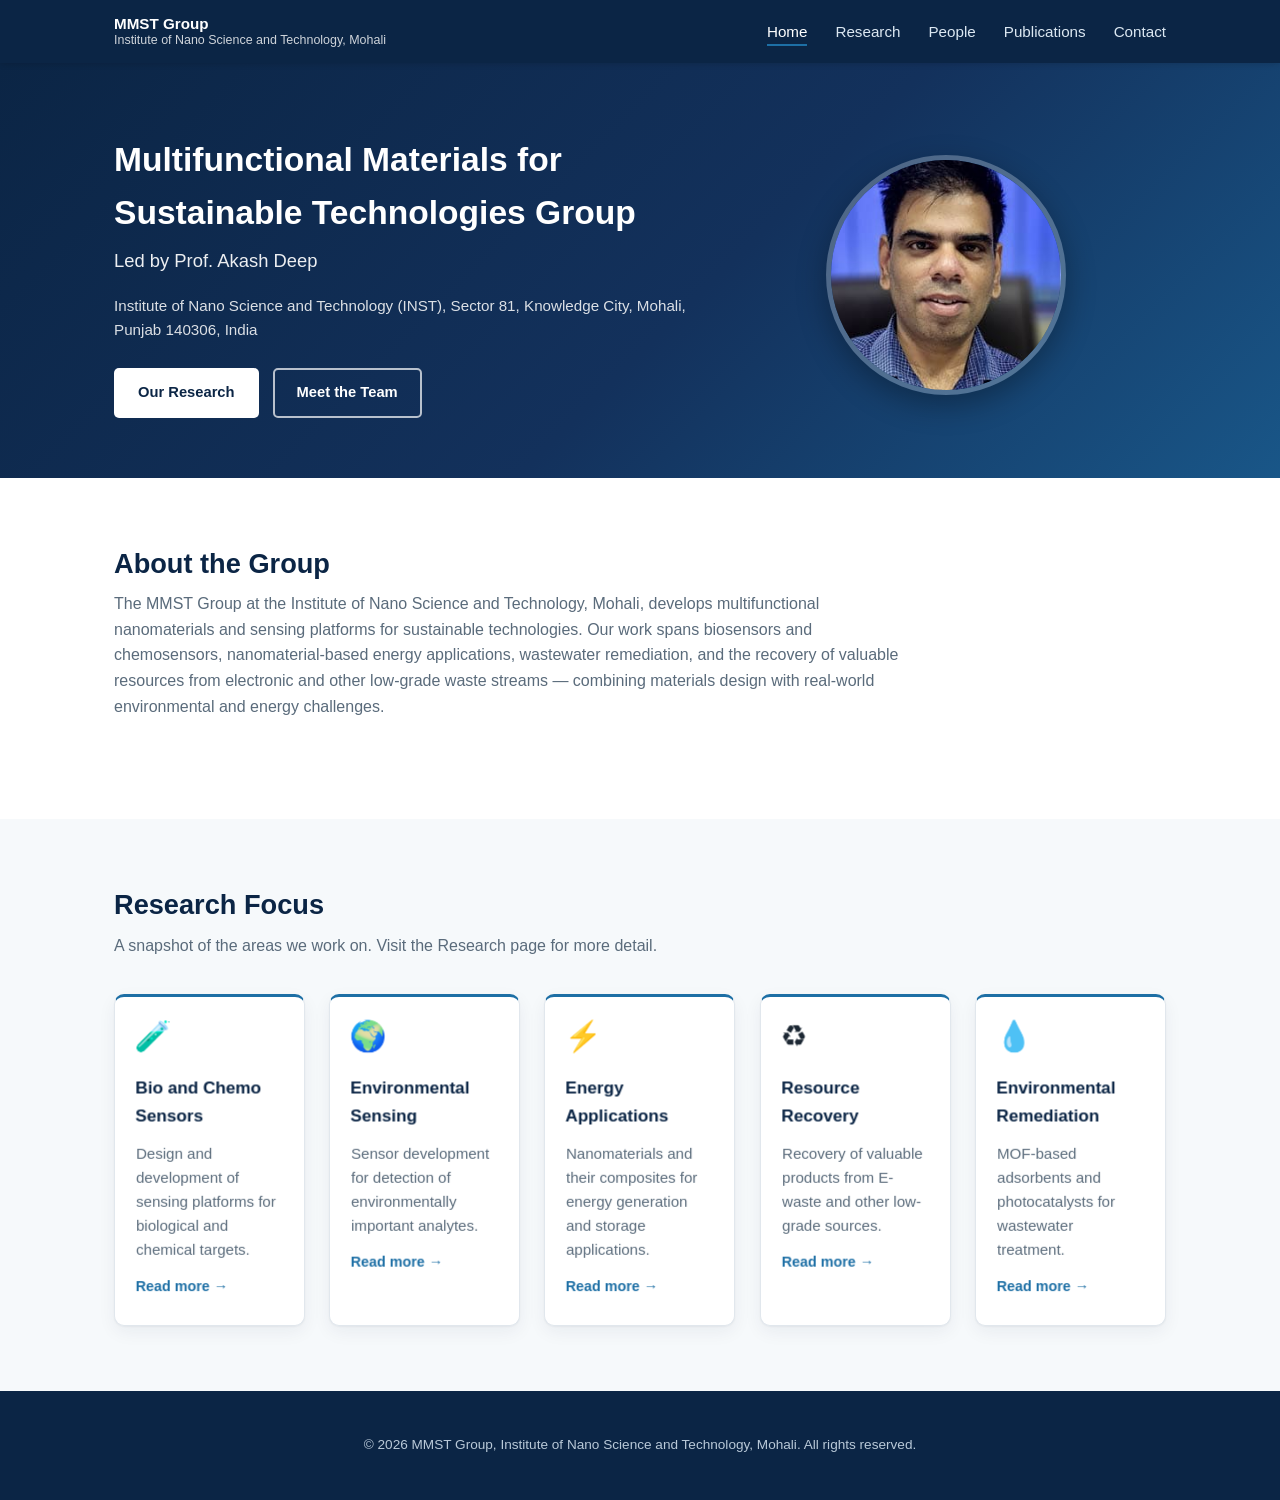
<file: index.html>
<!DOCTYPE html>
<html lang="en">
<head>
<meta charset="UTF-8">
<meta name="viewport" content="width=device-width, initial-scale=1.0">
<title>MMST Group | Prof. Akash Deep | INST Mohali</title>
<meta name="description" content="Multifunctional Materials for Sustainable Technologies (MMST) Group, led by Prof. Akash Deep, Institute of Nano Science and Technology (INST), Mohali.">
<link rel="stylesheet" href="style.css?v=fdde05b">
</head>
<body>

<header class="site-header">
  <div class="nav-inner">
    <a class="brand" href="index.html">
      <span class="full-name">MMST Group
        <small>Institute of Nano Science and Technology, Mohali</small>
      </span>
    </a>
    <button class="nav-toggle" aria-label="Toggle menu">&#9776;</button>
    <nav class="main-nav">
      <ul>
        <li><a href="index.html" class="active">Home</a></li>
        <li><a href="research.html">Research</a></li>
        <li><a href="people.html">People</a></li>
        <li><a href="publications.html">Publications</a></li>
        <li><a href="contact.html">Contact</a></li>
      </ul>
    </nav>
  </div>
</header>

<section class="hero">
  <div class="wrap">
    <div class="hero-text">
      <h1>Multifunctional Materials for Sustainable Technologies Group</h1>
      <p class="tagline">Led by Prof. Akash Deep</p>
      <p class="institute">Institute of Nano Science and Technology (INST), Sector 81, Knowledge City, Mohali, Punjab 140306, India</p>
      <div class="cta-row">
        <a href="research.html" class="btn btn-primary">Our Research</a>
        <a href="people.html" class="btn btn-outline">Meet the Team</a>
      </div>
    </div>
    <div class="hero-photo">
      <img src="images/akash-deep.jpg" alt="Prof. Akash Deep">
    </div>
  </div>
</section>

<section>
  <div class="wrap">
    <h2 class="section-title">About the Group</h2>
    <p class="section-sub" style="max-width:800px;">
      The MMST Group at the Institute of Nano Science and Technology, Mohali, develops
      multifunctional nanomaterials and sensing platforms for sustainable technologies.
      Our work spans biosensors and chemosensors, nanomaterial-based energy applications,
      wastewater remediation, and the recovery of valuable resources from electronic and
      other low-grade waste streams — combining materials design with real-world environmental and energy
      challenges.
    </p>
  </div>
</section>

<section class="alt">
  <div class="wrap">
    <h2 class="section-title">Research Focus</h2>
    <p class="section-sub">A snapshot of the areas we work on. Visit the Research page for more detail.</p>
    <div class="research-grid reveal">
      <div class="research-card tilt">
        <span class="icon">&#129514;</span>
        <h3>Bio and Chemo Sensors</h3>
        <p>Design and development of sensing platforms for biological and chemical targets.</p>
        <a class="more" href="research.html#biosensors">Read more &rarr;</a>
      </div>
      <div class="research-card tilt">
        <span class="icon">&#127757;</span>
        <h3>Environmental Sensing</h3>
        <p>Sensor development for detection of environmentally important analytes.</p>
        <a class="more" href="research.html#env-sensors">Read more &rarr;</a>
      </div>
      <div class="research-card tilt">
        <span class="icon">&#9889;</span>
        <h3>Energy Applications</h3>
        <p>Nanomaterials and their composites for energy generation and storage applications.</p>
        <a class="more" href="research.html#energy">Read more &rarr;</a>
      </div>
      <div class="research-card tilt">
        <span class="icon">&#9851;</span>
        <h3>Resource Recovery</h3>
        <p>Recovery of valuable products from E-waste and other low-grade sources.</p>
        <a class="more" href="research.html#recovery">Read more &rarr;</a>
      </div>
      <div class="research-card tilt">
        <span class="icon">&#128167;</span>
        <h3>Environmental Remediation</h3>
        <p>MOF-based adsorbents and photocatalysts for wastewater treatment.</p>
        <a class="more" href="research.html#remediation">Read more &rarr;</a>
      </div>
    </div>
  </div>
</section>

<footer>
  <div class="wrap">
    <p>&copy; 2026 MMST Group, Institute of Nano Science and Technology, Mohali. All rights reserved.</p>
  </div>
</footer>

<script src="script.js?v=fdde05b"></script>
</body>
</html>
</file>
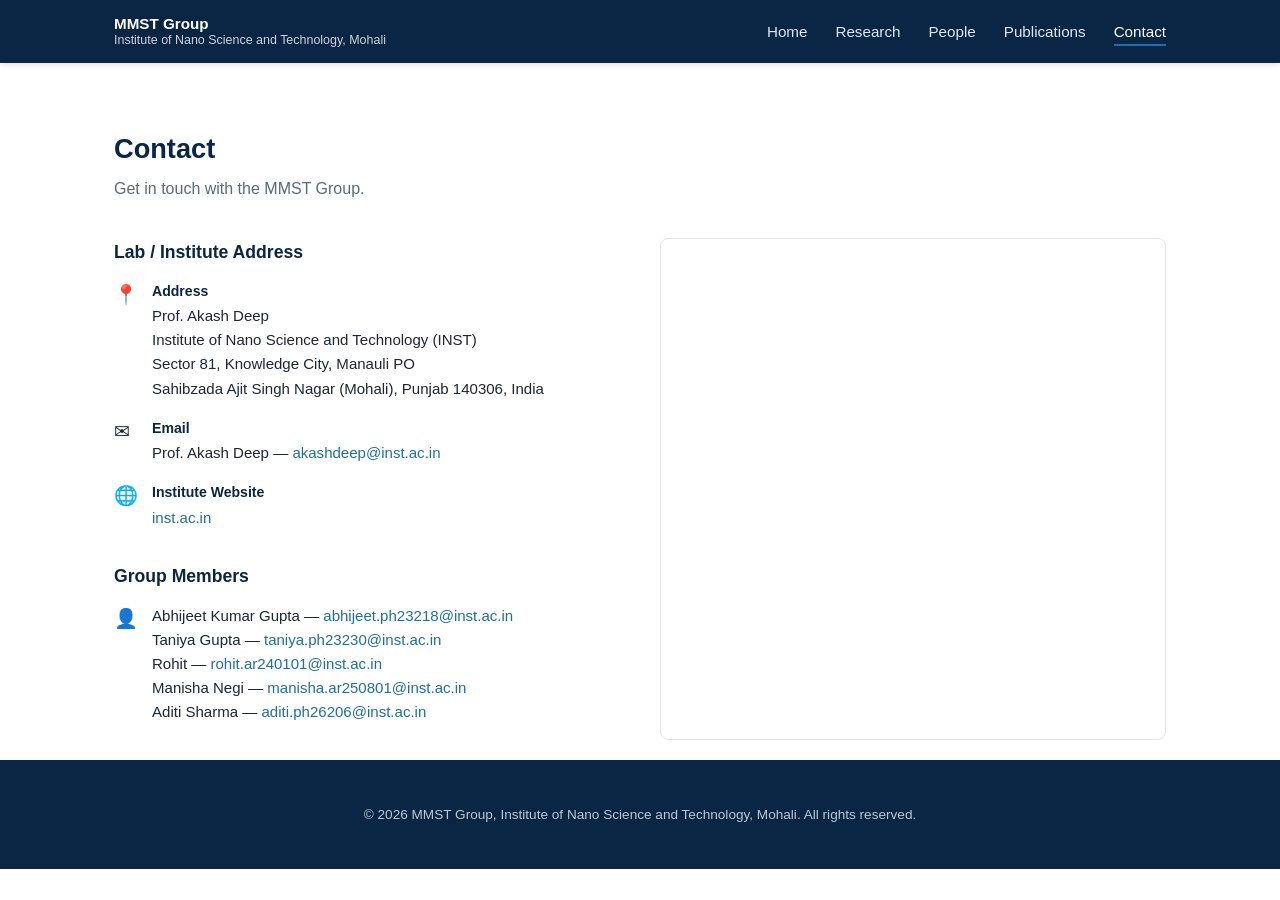
<file: contact.html>
<!DOCTYPE html>
<html lang="en">
<head>
<meta charset="UTF-8">
<meta name="viewport" content="width=device-width, initial-scale=1.0">
<title>Contact | MMST Group | INST Mohali</title>
<link rel="stylesheet" href="style.css?v=fdde05b">
</head>
<body>

<header class="site-header">
  <div class="nav-inner">
    <a class="brand" href="index.html">
      <span class="full-name">MMST Group
        <small>Institute of Nano Science and Technology, Mohali</small>
      </span>
    </a>
    <button class="nav-toggle" aria-label="Toggle menu">&#9776;</button>
    <nav class="main-nav">
      <ul>
        <li><a href="index.html">Home</a></li>
        <li><a href="research.html">Research</a></li>
        <li><a href="people.html">People</a></li>
        <li><a href="publications.html">Publications</a></li>
        <li><a href="contact.html" class="active">Contact</a></li>
      </ul>
    </nav>
  </div>
</header>

<section style="padding-bottom:20px;">
  <div class="wrap">
    <h1 class="section-title">Contact</h1>
    <p class="section-sub">Get in touch with the MMST Group.</p>

    <div class="contact-grid">
      <div class="contact-block">
        <h3>Lab / Institute Address</h3>
        <div class="contact-item">
          <span class="label-icon">&#128205;</span>
          <div>
            <strong>Address</strong>
            Prof. Akash Deep<br>
            Institute of Nano Science and Technology (INST)<br>
            Sector 81, Knowledge City, Manauli PO<br>
            Sahibzada Ajit Singh Nagar (Mohali), Punjab 140306, India
          </div>
        </div>
        <div class="contact-item">
          <span class="label-icon">&#9993;</span>
          <div>
            <strong>Email</strong>
            Prof. Akash Deep &mdash; <a href="mailto:akashdeep@inst.ac.in">akashdeep@inst.ac.in</a>
          </div>
        </div>
        <div class="contact-item">
          <span class="label-icon">&#127760;</span>
          <div>
            <strong>Institute Website</strong>
            <a href="https://inst.ac.in" target="_blank" rel="noopener">inst.ac.in</a>
          </div>
        </div>

        <h3 style="margin-top:32px;">Group Members</h3>
        <div class="contact-item">
          <span class="label-icon">&#128100;</span>
          <div>
            Abhijeet Kumar Gupta &mdash; <a href="mailto:abhijeet.ph23218@inst.ac.in">abhijeet.ph23218@inst.ac.in</a><br>
            Taniya Gupta &mdash; <a href="mailto:taniya.ph23230@inst.ac.in">taniya.ph23230@inst.ac.in</a><br>
            Rohit &mdash; <a href="mailto:rohit.ar240101@inst.ac.in">rohit.ar240101@inst.ac.in</a><br>
            Manisha Negi &mdash; <a href="mailto:manisha.ar250801@inst.ac.in">manisha.ar250801@inst.ac.in</a><br>
            Aditi Sharma &mdash; <a href="mailto:aditi.ph26206@inst.ac.in">aditi.ph26206@inst.ac.in</a>
          </div>
        </div>
      </div>

      <div class="map-embed">
        <iframe
          src="https://www.google.com/maps?q=Institute+of+Nano+Science+and+Technology+Mohali&output=embed"
          allowfullscreen="" loading="lazy" referrerpolicy="no-referrer-when-downgrade"
          title="INST Mohali Location">
        </iframe>
      </div>
    </div>
  </div>
</section>

<footer>
  <div class="wrap">
    <p>&copy; 2026 MMST Group, Institute of Nano Science and Technology, Mohali. All rights reserved.</p>
  </div>
</footer>

<script src="script.js?v=fdde05b"></script>
</body>
</html>
</file>
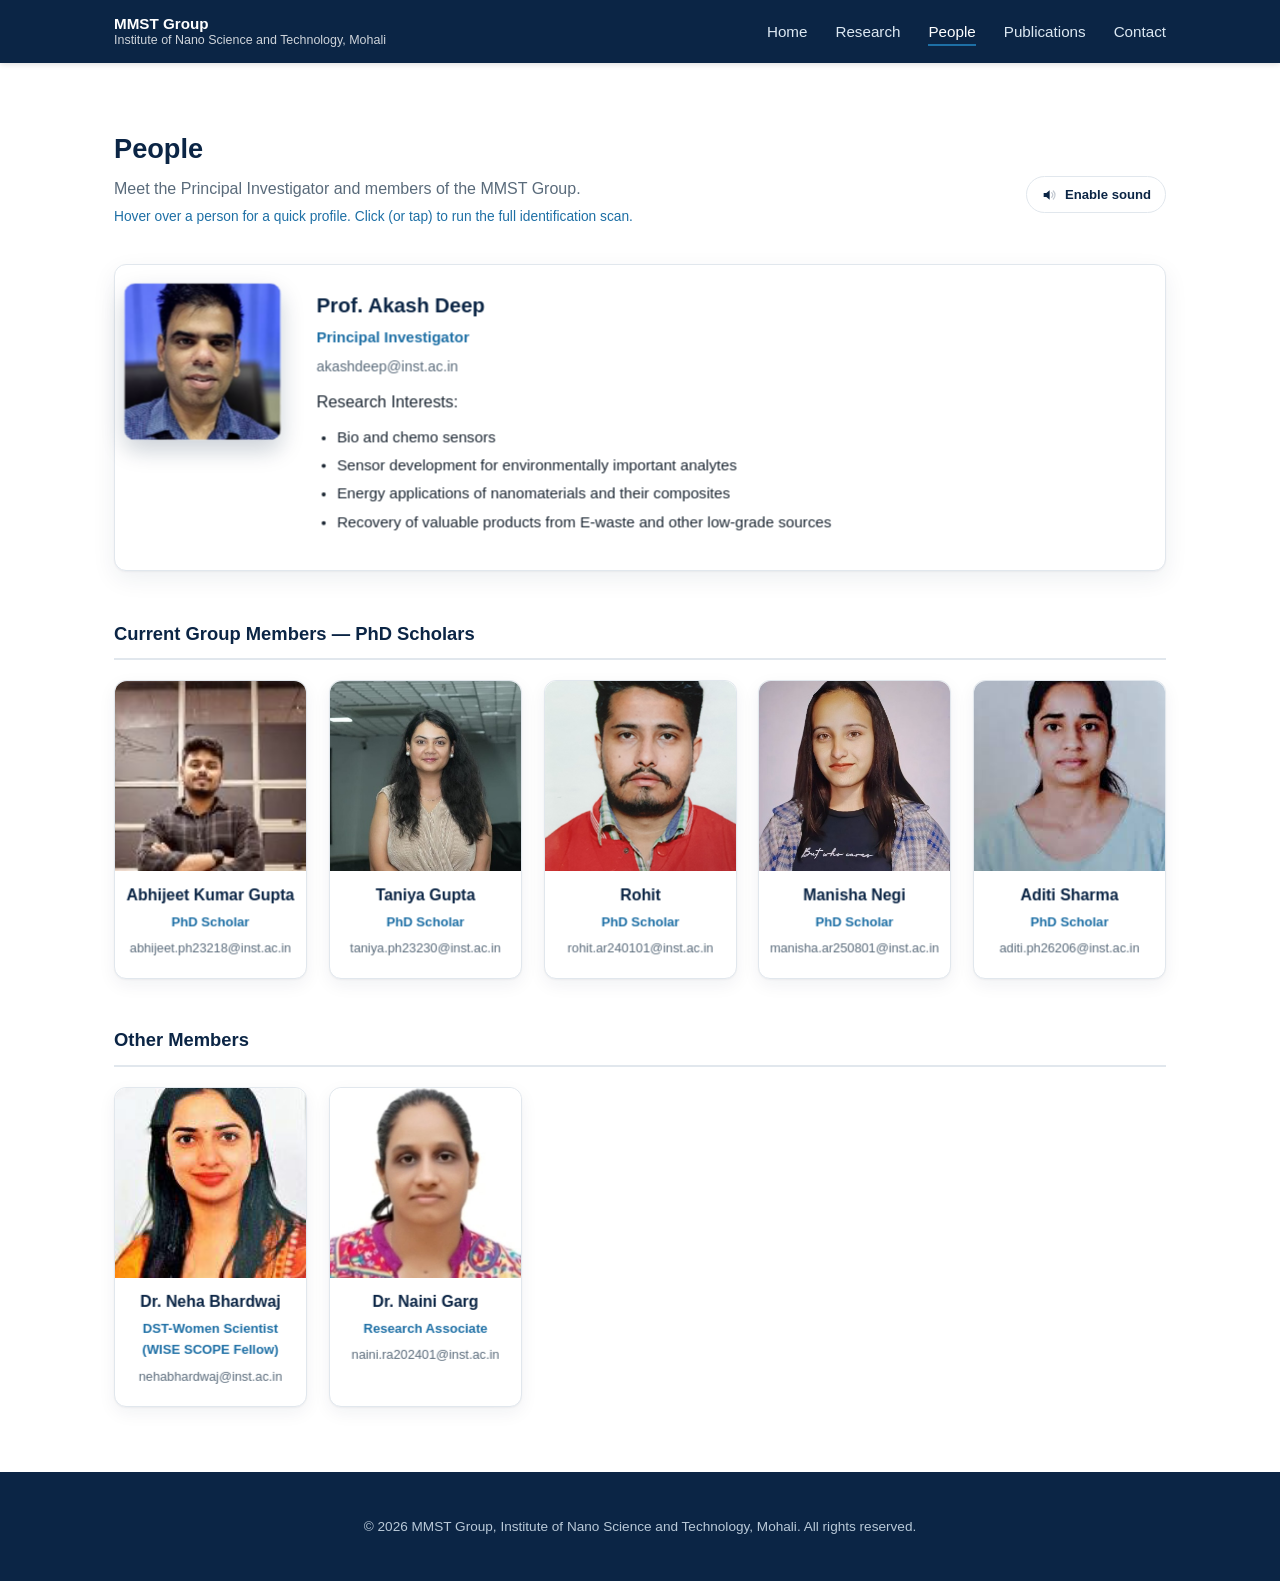
<file: people.html>
<!DOCTYPE html>
<html lang="en">
<head>
<meta charset="UTF-8">
<meta name="viewport" content="width=device-width, initial-scale=1.0">
<title>People | MMST Group | INST Mohali</title>
<link rel="stylesheet" href="style.css?v=fdde05b">
</head>
<body>

<header class="site-header">
  <div class="nav-inner">
    <a class="brand" href="index.html">
      <span class="full-name">MMST Group
        <small>Institute of Nano Science and Technology, Mohali</small>
      </span>
    </a>
    <button class="nav-toggle" aria-label="Toggle menu">&#9776;</button>
    <nav class="main-nav">
      <ul>
        <li><a href="index.html">Home</a></li>
        <li><a href="research.html">Research</a></li>
        <li><a href="people.html" class="active">People</a></li>
        <li><a href="publications.html">Publications</a></li>
        <li><a href="contact.html">Contact</a></li>
      </ul>
    </nav>
  </div>
</header>

<section style="padding-bottom:20px;">
  <div class="wrap">
    <h1 class="section-title">People</h1>
    <div class="people-head">
      <p class="section-sub">Meet the Principal Investigator and members of the MMST Group.
        <span class="ai-hint">Hover over a person for a quick profile. Click (or tap) to run the full identification scan.</span></p>
      <button class="ai-sound-toggle" type="button" aria-pressed="false" hidden>
        <svg viewBox="0 0 24 24" width="16" height="16" aria-hidden="true"><path d="M4 9v6h4l5 4V5L8 9H4z" fill="currentColor"/><path class="wave" d="M16 8.5a5 5 0 0 1 0 7M18.5 6a8.5 8.5 0 0 1 0 12" fill="none" stroke="currentColor" stroke-width="1.8" stroke-linecap="round"/></svg>
        <span class="label">Sound: off</span>
      </button>
    </div>

    <div class="reveal pi-wrap">
    <div class="pi-card tilt" data-person="akash-deep" tabindex="0">
      <div class="photo"><img src="images/akash-deep.jpg" alt="Prof. Akash Deep"></div>
      <div>
        <h3>Prof. Akash Deep</h3>
        <div class="role">Principal Investigator</div>
        <div class="email">akashdeep@inst.ac.in</div>
        <div>Research Interests:</div>
        <ul>
          <li>Bio and chemo sensors</li>
          <li>Sensor development for environmentally important analytes</li>
          <li>Energy applications of nanomaterials and their composites</li>
          <li>Recovery of valuable products from E-waste and other low-grade sources</li>
        </ul>
      </div>
    </div>
    </div>

    <h2 class="group-subtitle">Current Group Members &mdash; PhD Scholars</h2>
    <div class="people-grid reveal">
      <div class="person-card tilt" data-person="abhijeet-gupta" tabindex="0">
        <div class="photo"><img src="images/abhijeet-gupta.jpg?v=scholar" alt="Abhijeet Kumar Gupta" style="object-position: 50% 20%; --zoom: 1.7; --focus: 50% 44%"></div>
        <div class="info">
          <h4>Abhijeet Kumar Gupta</h4>
          <div class="designation">PhD Scholar</div>
          <div class="email">abhijeet.ph23218@inst.ac.in</div>
        </div>
      </div>
      <div class="person-card tilt" data-person="taniya-gupta" tabindex="0">
        <div class="photo"><img src="images/taniya-gupta.jpg" alt="Taniya Gupta"></div>
        <div class="info">
          <h4>Taniya Gupta</h4>
          <div class="designation">PhD Scholar</div>
          <div class="email">taniya.ph23230@inst.ac.in</div>
        </div>
      </div>
      <div class="person-card tilt" data-person="rohit" tabindex="0">
        <div class="photo"><img src="images/rohit.png" alt="Rohit"></div>
        <div class="info">
          <h4>Rohit</h4>
          <div class="designation">PhD Scholar</div>
          <div class="email">rohit.ar240101@inst.ac.in</div>
        </div>
      </div>
      <div class="person-card tilt" data-person="manisha-negi" tabindex="0">
        <div class="photo"><img src="images/manisha-negi.jpg" alt="Manisha Negi"></div>
        <div class="info">
          <h4>Manisha Negi</h4>
          <div class="designation">PhD Scholar</div>
          <div class="email">manisha.ar250801@inst.ac.in</div>
        </div>
      </div>
      <div class="person-card tilt" data-person="aditi-sharma" tabindex="0">
        <div class="photo"><img src="images/aditi-sharma.jpg" alt="Aditi Sharma"></div>
        <div class="info">
          <h4>Aditi Sharma</h4>
          <div class="designation">PhD Scholar</div>
          <div class="email">aditi.ph26206@inst.ac.in</div>
        </div>
      </div>
    </div>

    <h2 class="group-subtitle">Other Members</h2>
    <div class="people-grid reveal">
      <div class="person-card tilt" data-person="neha-bhardwaj" tabindex="0">
        <div class="photo"><img src="images/neha-bhardwaj.jpg" alt="Dr. Neha Bhardwaj"></div>
        <div class="info">
          <h4>Dr. Neha Bhardwaj</h4>
          <div class="designation">DST-Women Scientist (WISE SCOPE Fellow)</div>
          <div class="email">nehabhardwaj@inst.ac.in</div>
        </div>
      </div>
      <div class="person-card tilt" data-person="naini-garg" tabindex="0">
        <div class="photo"><img src="images/naini-garg.jpg" alt="Dr. Naini Garg"></div>
        <div class="info">
          <h4>Dr. Naini Garg</h4>
          <div class="designation">Research Associate</div>
          <div class="email">naini.ra202401@inst.ac.in</div>
        </div>
      </div>
    </div>

  </div>
</section>

<footer>
  <div class="wrap">
    <p>&copy; 2026 MMST Group, Institute of Nano Science and Technology, Mohali. All rights reserved.</p>
  </div>
</footer>

<script type="application/json" id="people-data">
{
  "akash-deep": {
    "name": "Prof. Akash Deep",
    "role": "Scientist G and Principal Investigator, MMST Group, INST Mohali",
    "research": "Bio and chemo sensors, environmental sensing, energy nanomaterials, and resource recovery from e-waste",
    "email": "akashdeep@inst.ac.in",
    "scholar": {
      "url": "https://scholar.google.com/citations?user=ZGwOqJkAAAAJ&hl=en",
      "citations": "22,327",
      "h": 82,
      "i10": 224,
      "split": [
        [
          "Earlier / undated",
          2515
        ],
        [
          "2019–20",
          3323
        ],
        [
          "2021–22",
          5313
        ],
        [
          "2023–24",
          5710
        ],
        [
          "2025–26*",
          5466
        ]
      ]
    }
  },
  "abhijeet-gupta": {
    "name": "Abhijeet Kumar Gupta",
    "role": "PhD Scholar, MMST Group, INST Mohali",
    "education": [
      [
        "Graduation",
        "Banaras Hindu University, Varanasi"
      ],
      [
        "M.Sc.",
        "Banaras Hindu University, Varanasi"
      ],
      [
        "M.Tech.",
        "Nano Science, Jawaharlal Nehru University, New Delhi"
      ]
    ],
    "research": "Water pollution, microplastics, nano science, and materials chemistry",
    "highlight": "Patent application on Saraca asoca-derived nanoparticles as nano-sorbents for environmental pollutants",
    "email": "abhijeet.ph23218@inst.ac.in",
    "scholar": {
      "url": "https://scholar.google.com/citations?user=jy3zn6EAAAAJ&hl=en",
      "citations": "91",
      "h": 4,
      "i10": 3,
      "split": [
        [
          "Earlier / undated",
          2
        ],
        [
          "2019–20",
          0
        ],
        [
          "2021–22",
          0
        ],
        [
          "2023–24",
          17
        ],
        [
          "2025–26*",
          72
        ]
      ]
    }
  },
  "taniya-gupta": {
    "name": "Taniya Gupta",
    "role": "PhD Scholar, MMST Group, INST Mohali",
    "email": "taniya.ph23230@inst.ac.in"
  },
  "rohit": {
    "name": "Rohit",
    "role": "PhD Scholar, MMST Group, INST Mohali",
    "email": "rohit.ar240101@inst.ac.in"
  },
  "manisha-negi": {
    "name": "Manisha Negi",
    "role": "PhD Scholar, MMST Group, INST Mohali",
    "email": "manisha.ar250801@inst.ac.in"
  },
  "aditi-sharma": {
    "name": "Aditi Sharma",
    "role": "PhD Scholar, MMST Group, INST Mohali",
    "email": "aditi.ph26206@inst.ac.in"
  },
  "neha-bhardwaj": {
    "name": "Dr. Neha Bhardwaj",
    "role": "DST-Women Scientist (WISE-SCOPE Fellow), MMST Group, INST Mohali",
    "research": "Biotechnology, nanotechnology and sensors: nanomaterial and MOF-based biosensors for pathogens and food safety",
    "highlight": "First author of the MOF-bacteriophage biosensor for Staphylococcus aureus (ACS Applied Materials & Interfaces, 2017)",
    "email": "nehabhardwaj@inst.ac.in",
    "scholar": {
      "url": "https://scholar.google.com/citations?user=-Lo7wDUAAAAJ&hl=en",
      "citations": "6,734",
      "h": 42,
      "i10": 63,
      "split": [
        [
          "Earlier / undated",
          362
        ],
        [
          "2019–20",
          574
        ],
        [
          "2021–22",
          1348
        ],
        [
          "2023–24",
          2095
        ],
        [
          "2025–26*",
          2355
        ]
      ]
    }
  },
  "naini-garg": {
    "name": "Dr. Naini Garg",
    "role": "Research Associate, MMST Group, INST Mohali",
    "research": "Electrochemical and chemoresistive sensors: MOF-based sensing of gases such as ammonia and toluene, and of heavy metals such as lead and cadmium",
    "highlight": "First author of room-temperature ammonia sensing with a ZIF-67/rGO composite (ACS Omega, 2020), her most-cited paper",
    "email": "naini.ra202401@inst.ac.in",
    "scholar": {
      "url": "https://scholar.google.com/citations?user=P7aShPAAAAAJ&hl=en",
      "citations": "334",
      "h": 6,
      "i10": 6,
      "split": [
        [
          "Earlier / undated",
          3
        ],
        [
          "2019–20",
          4
        ],
        [
          "2021–22",
          43
        ],
        [
          "2023–24",
          120
        ],
        [
          "2025–26*",
          164
        ]
      ]
    }
  }
}
</script>

<script src="script.js?v=fdde05b"></script>
</body>
</html>
</file>
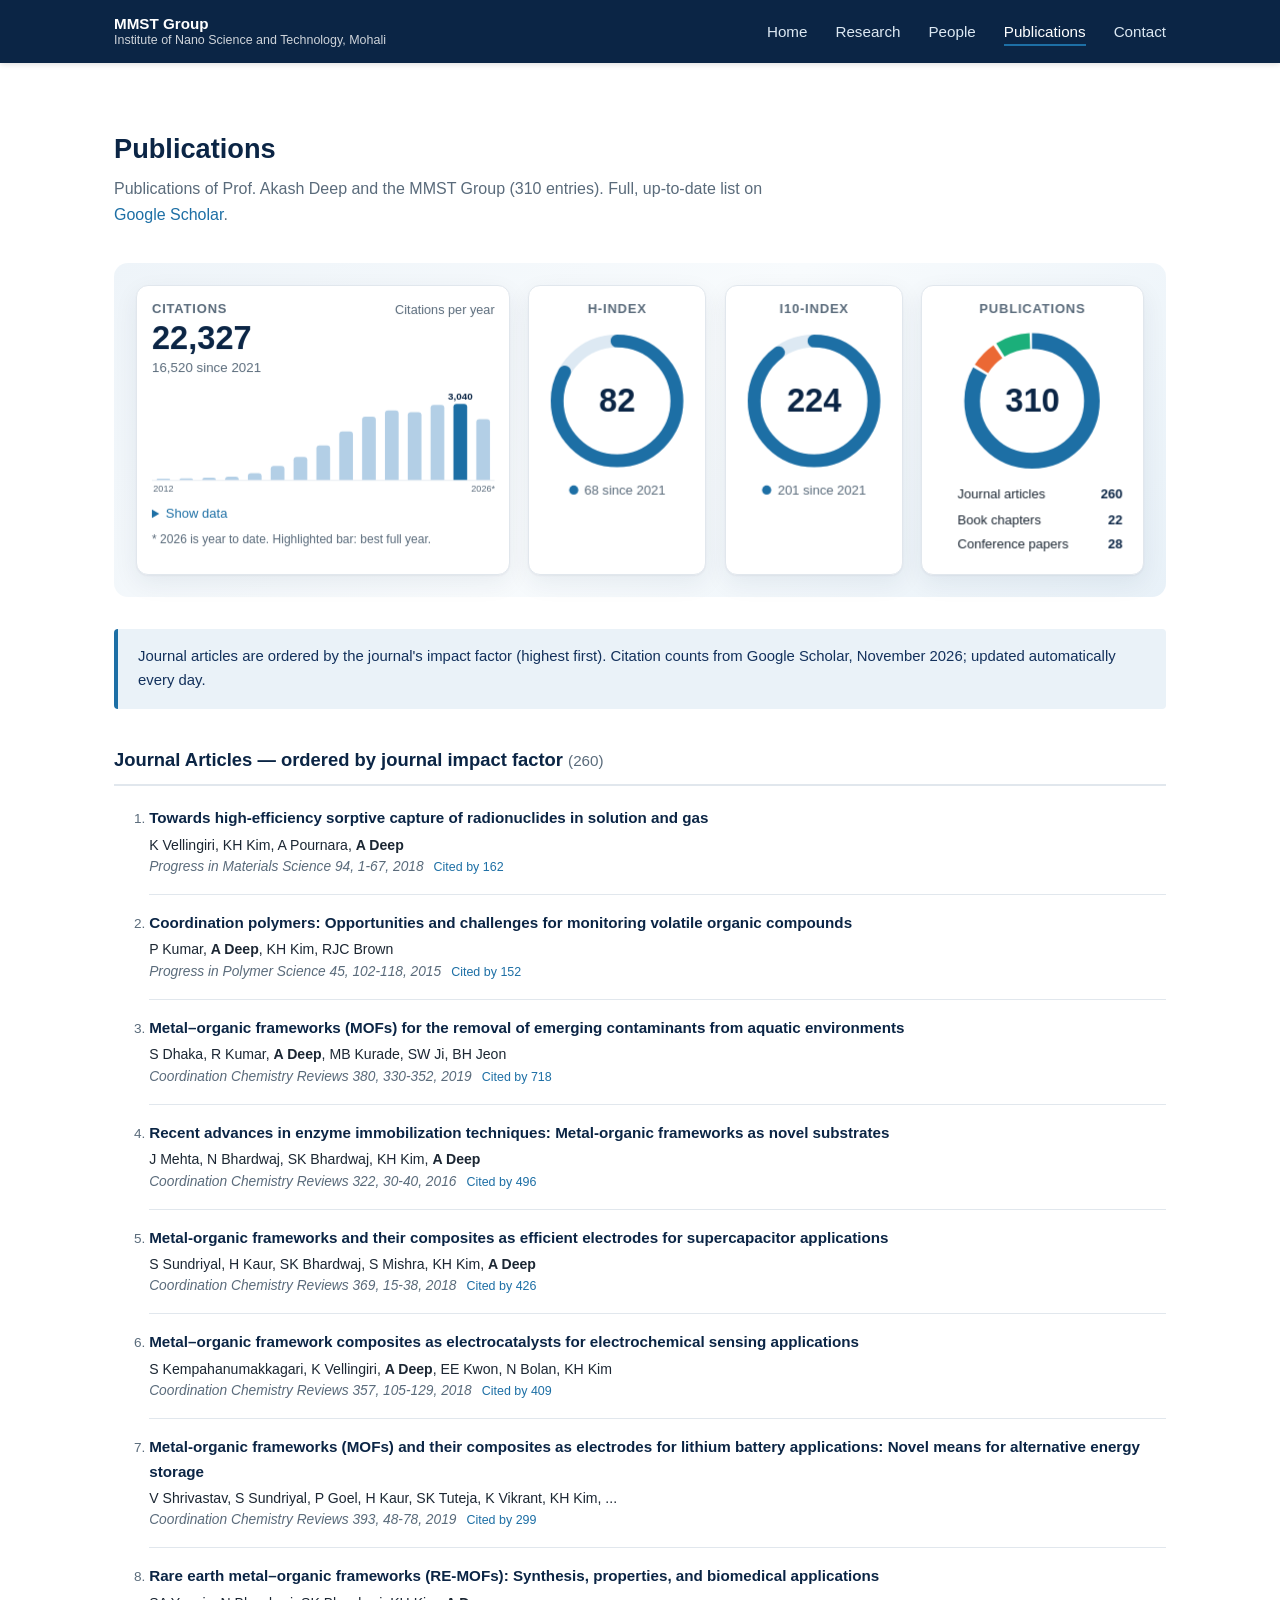
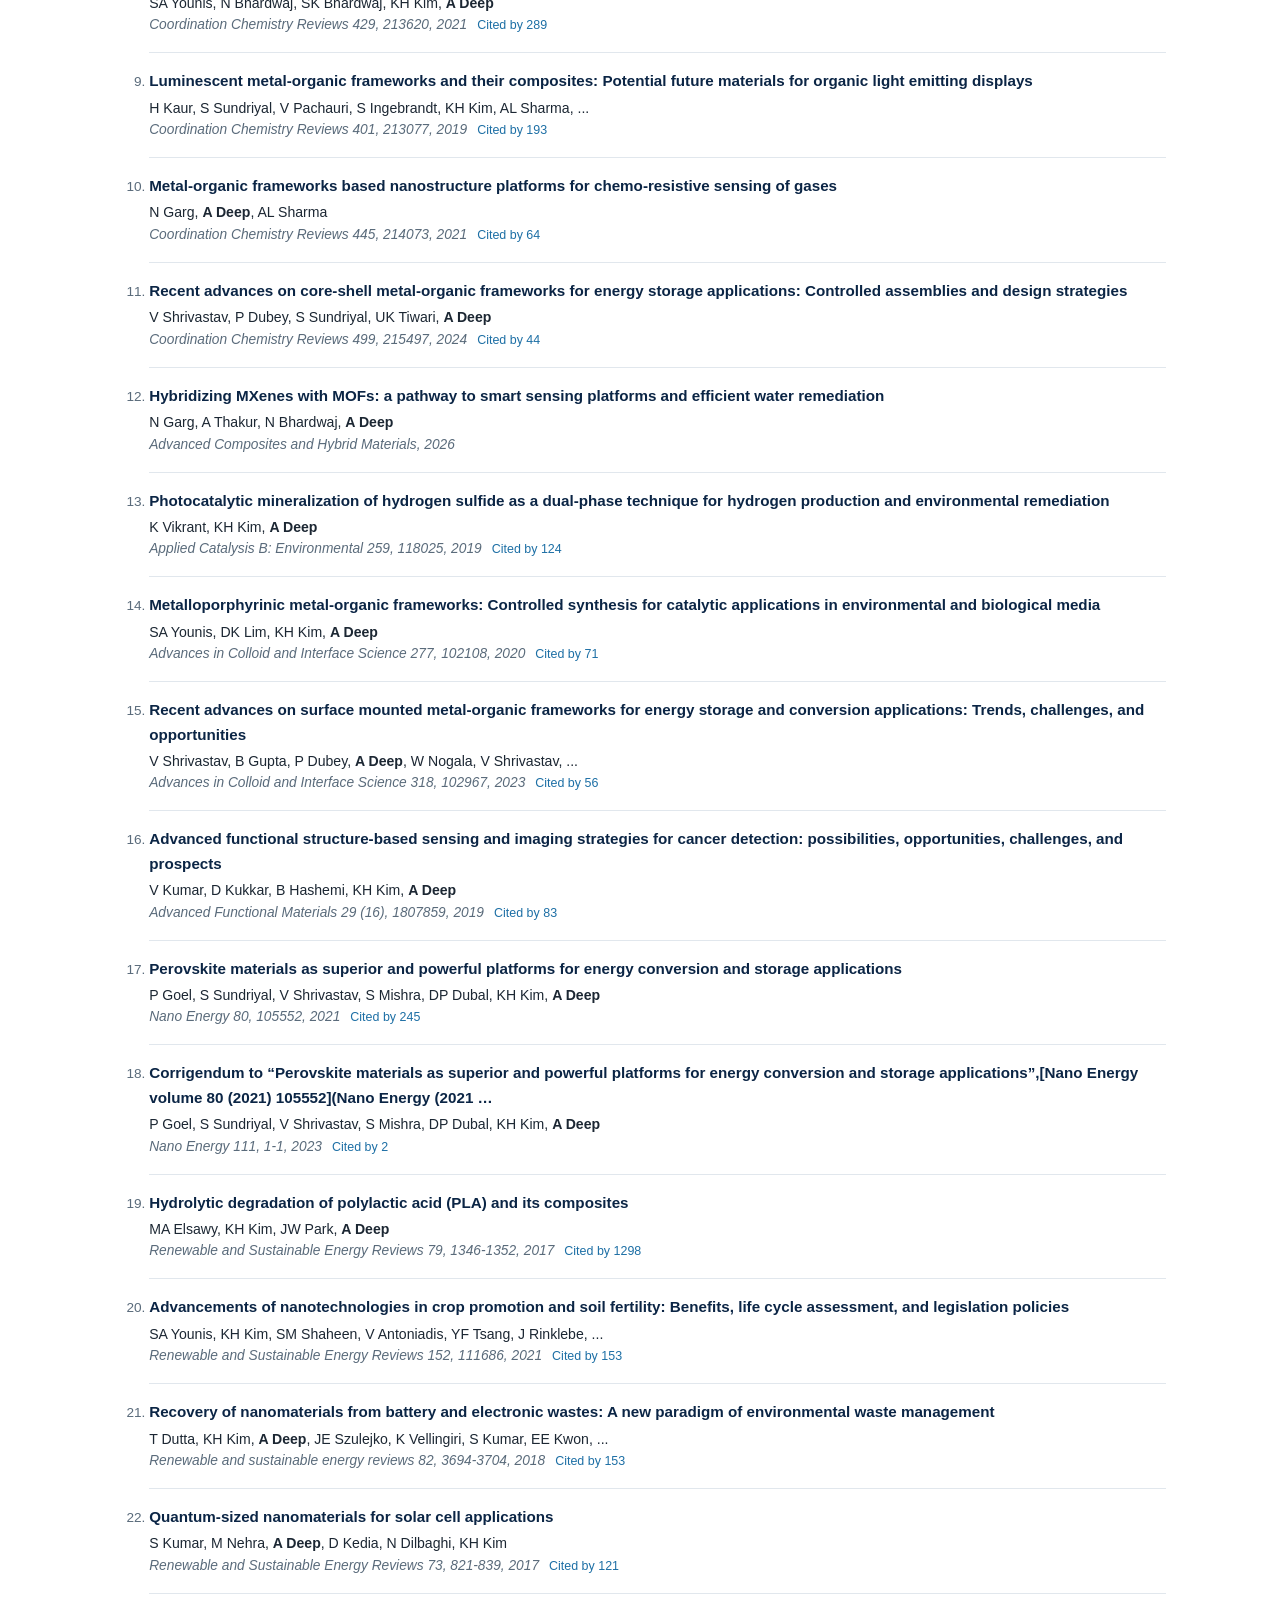
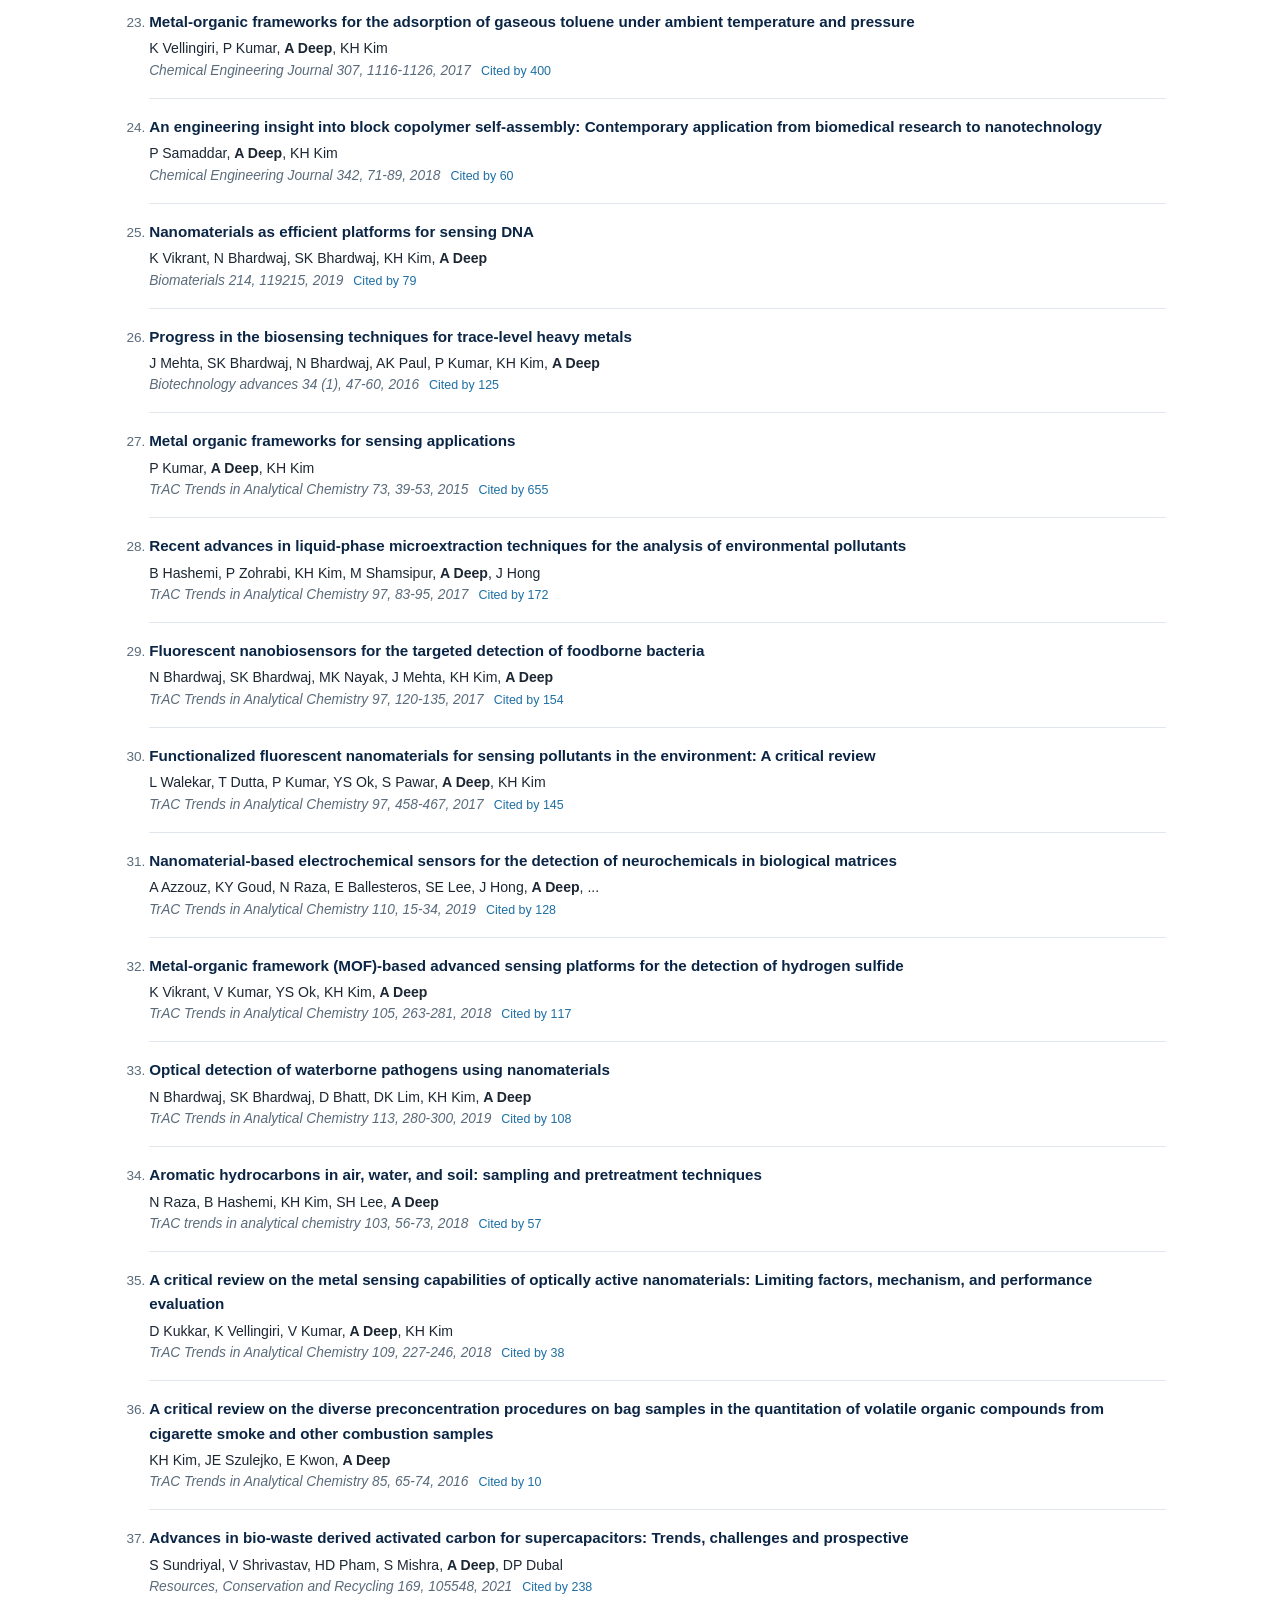
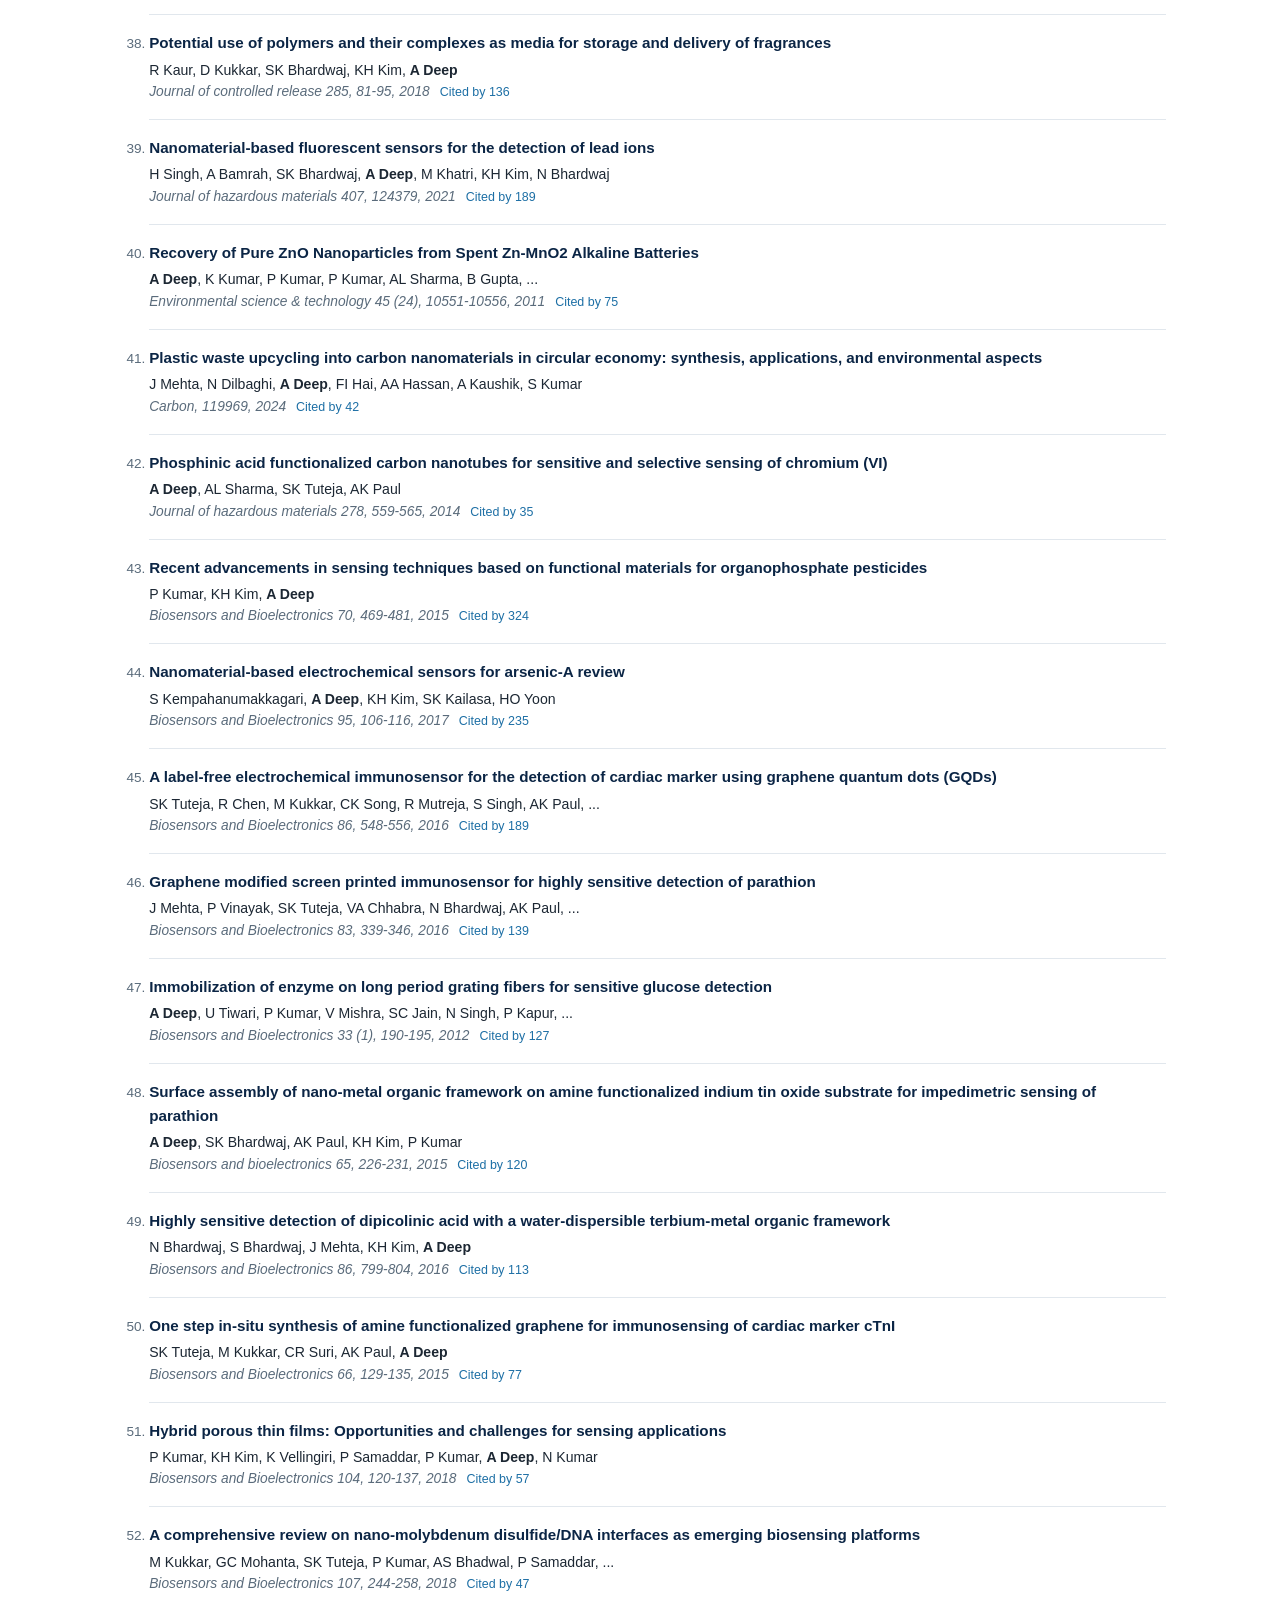
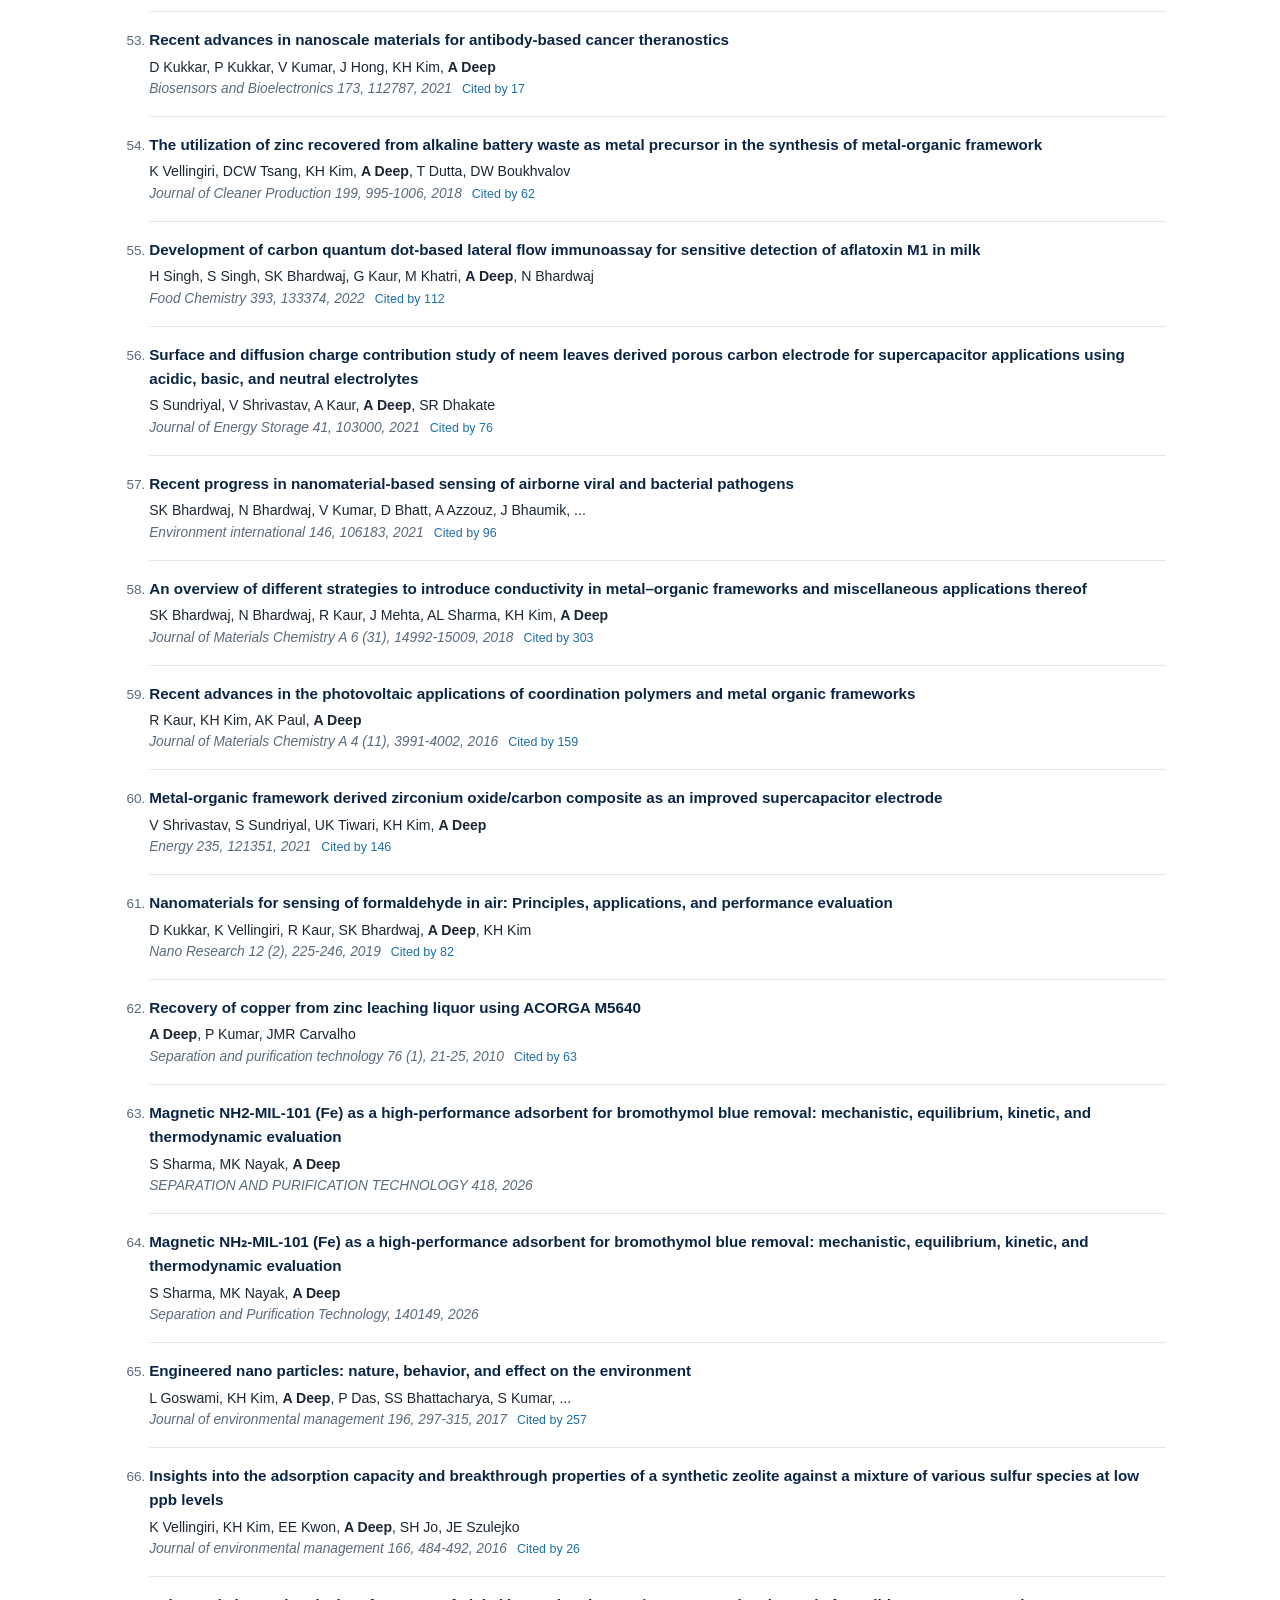
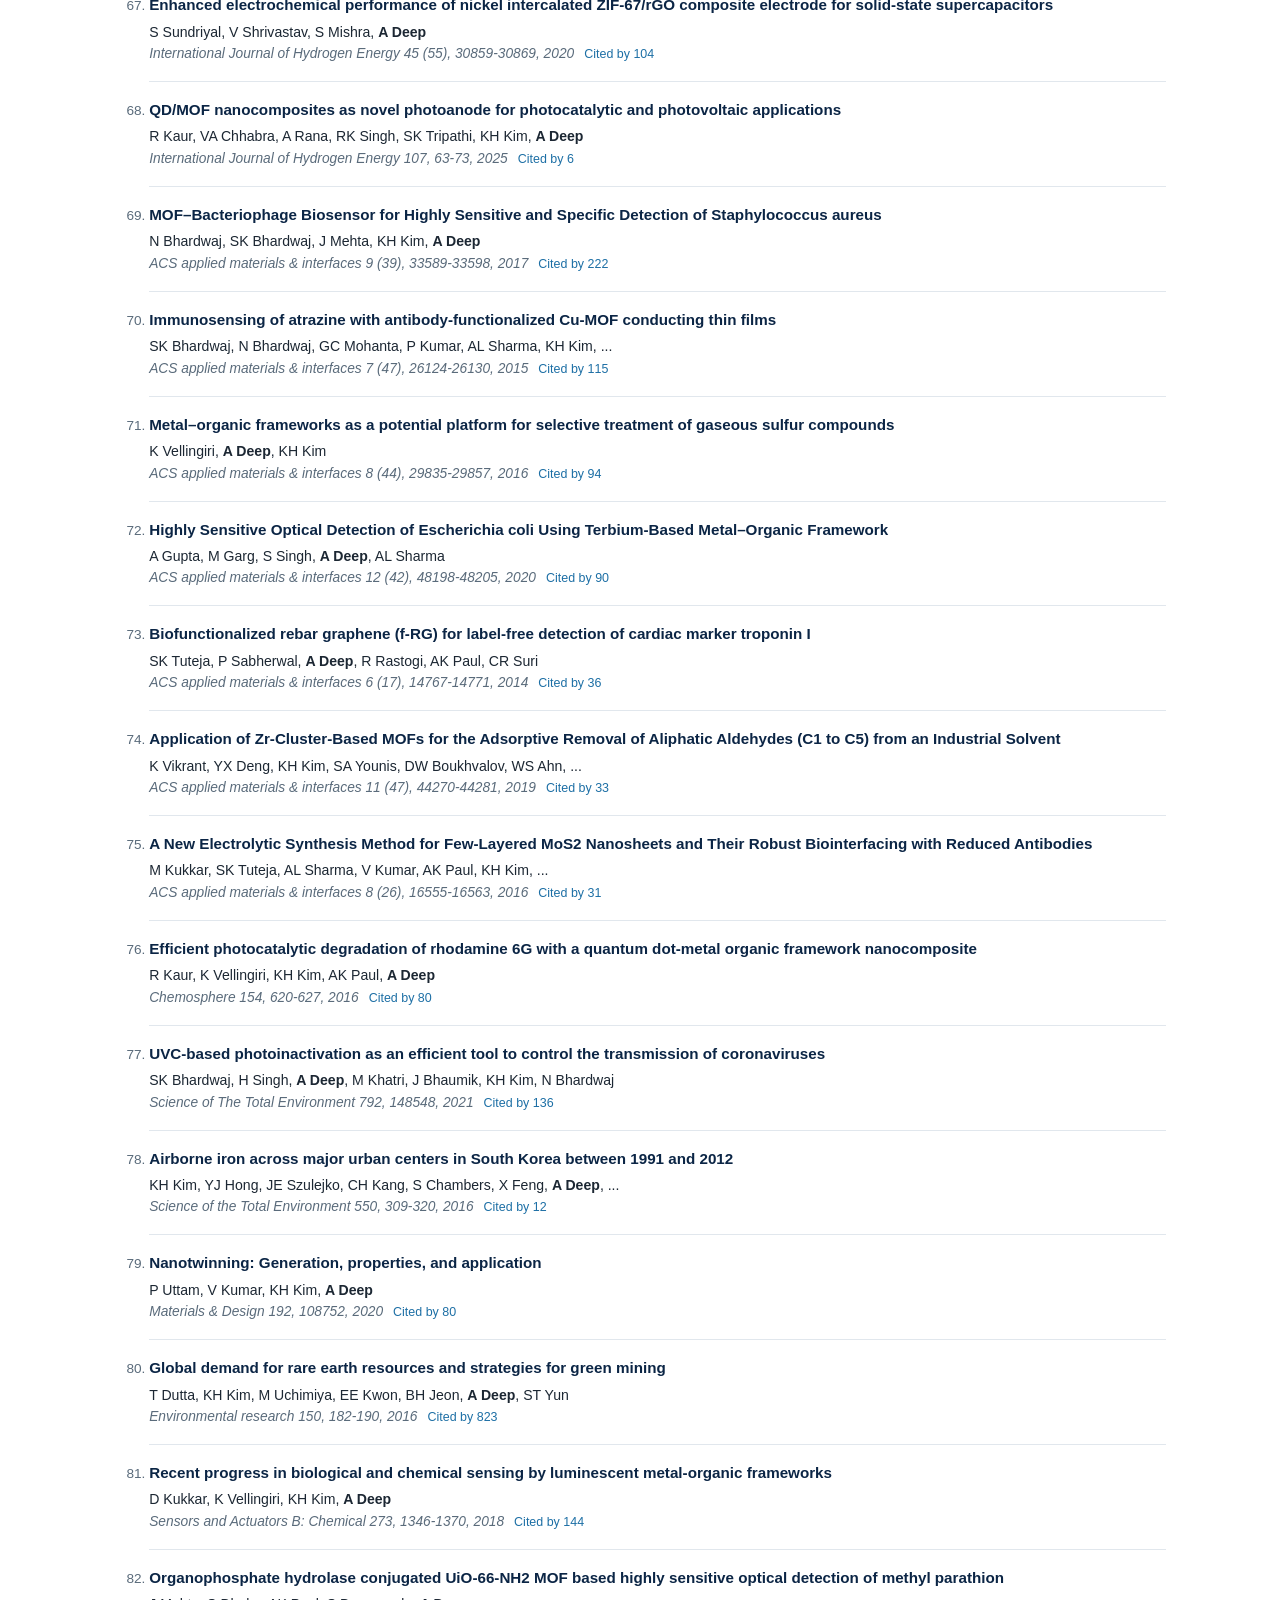
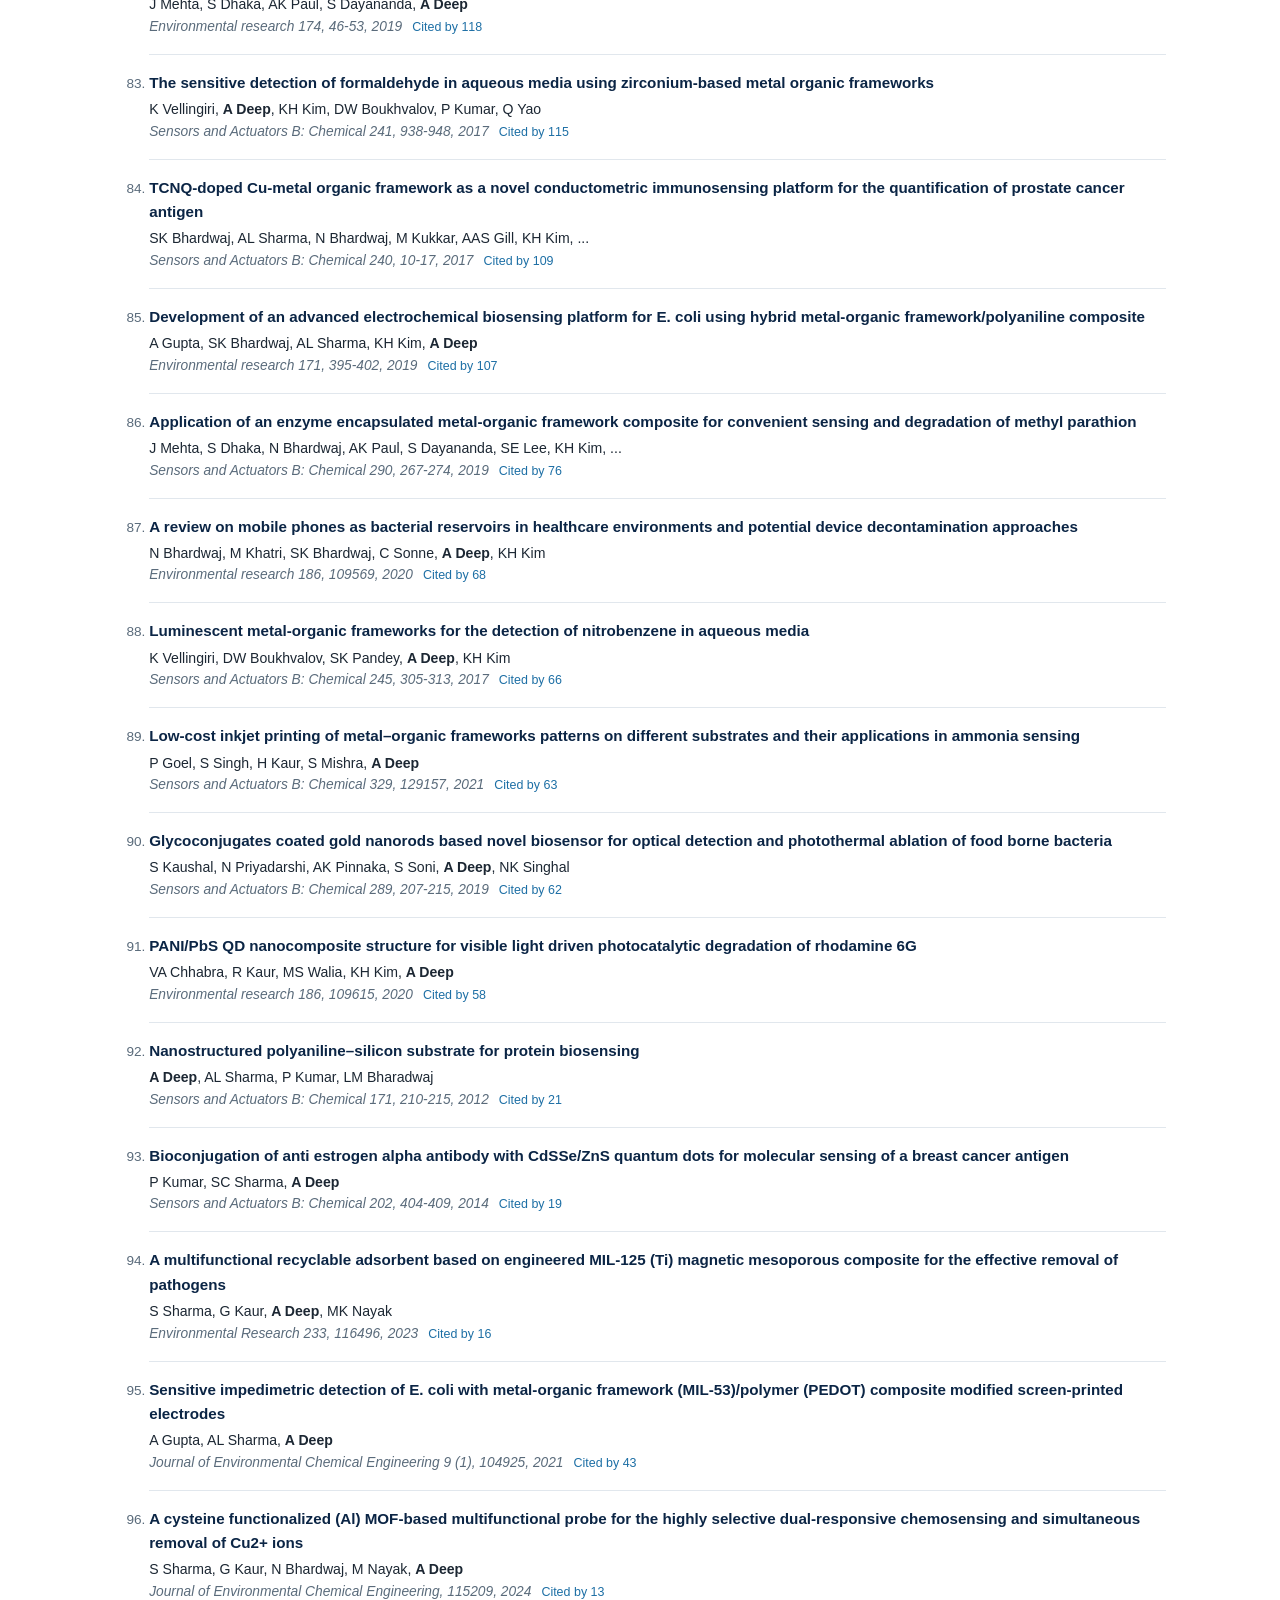
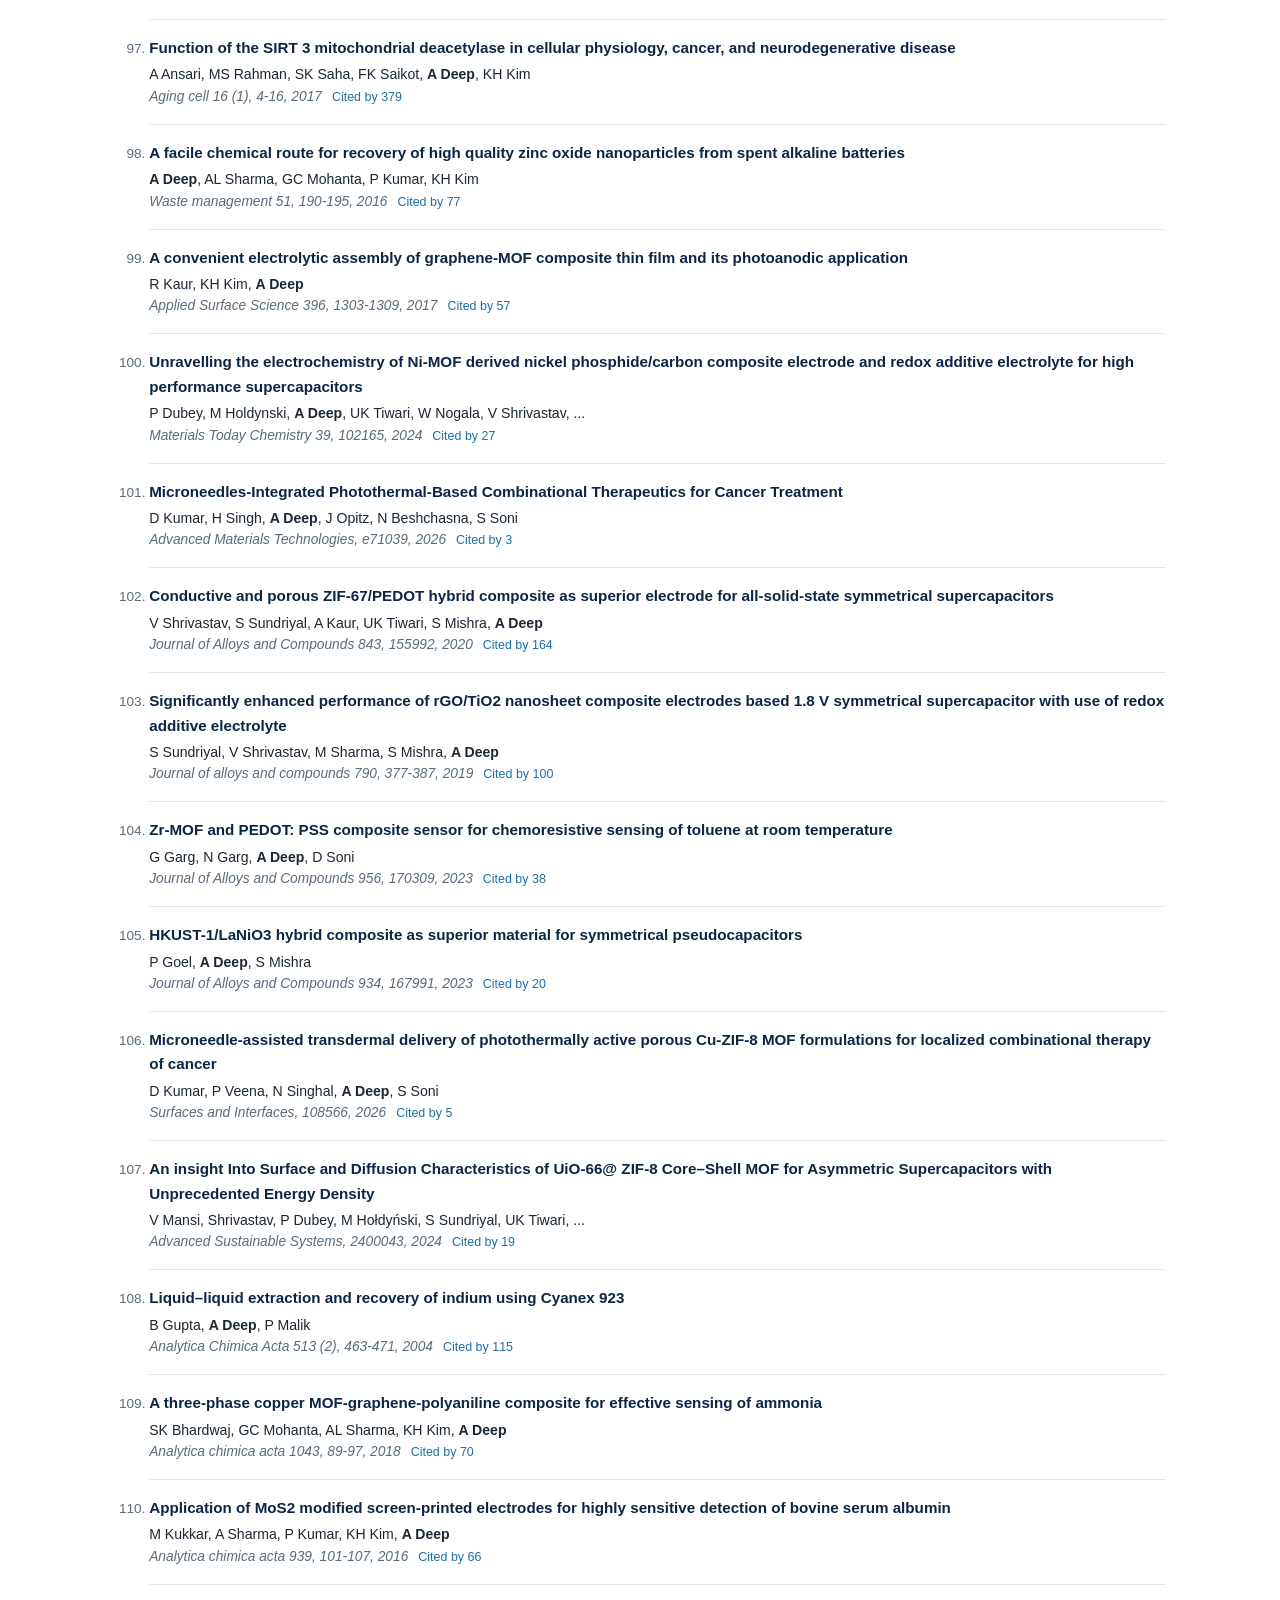
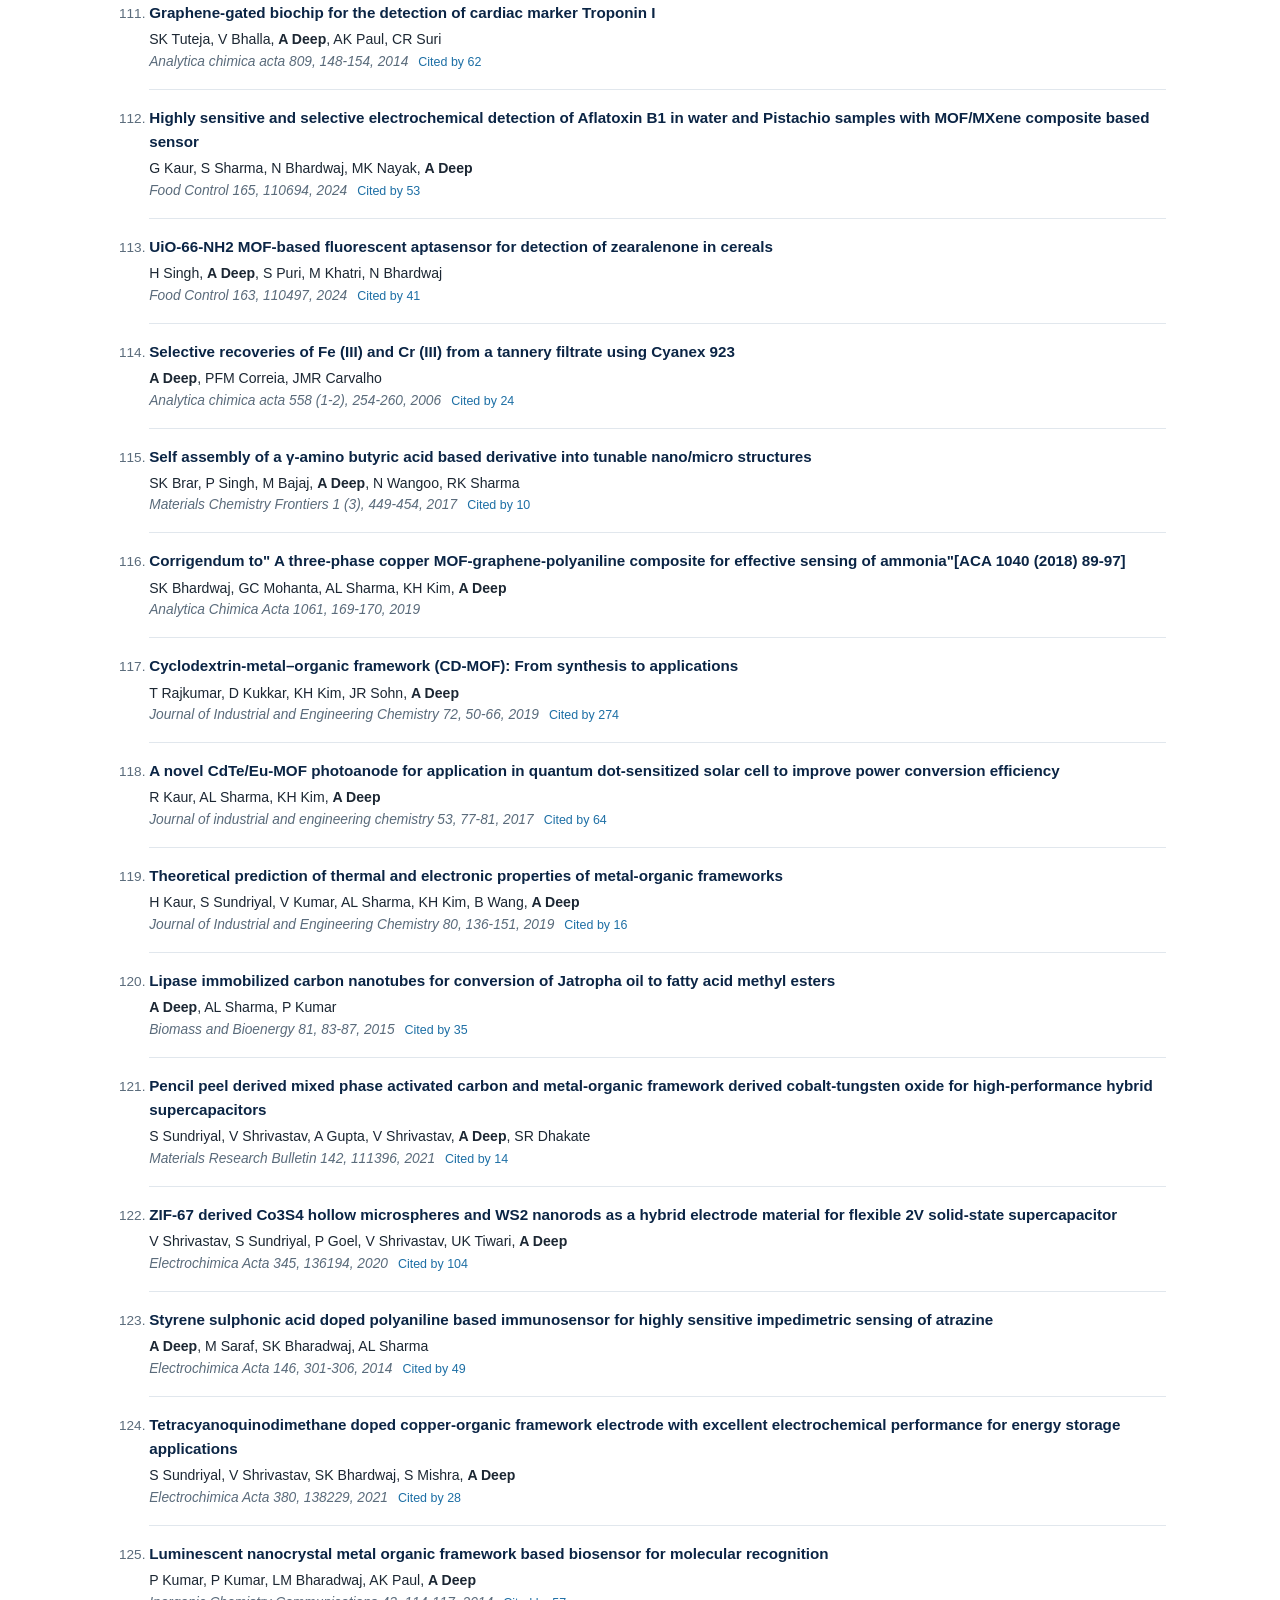
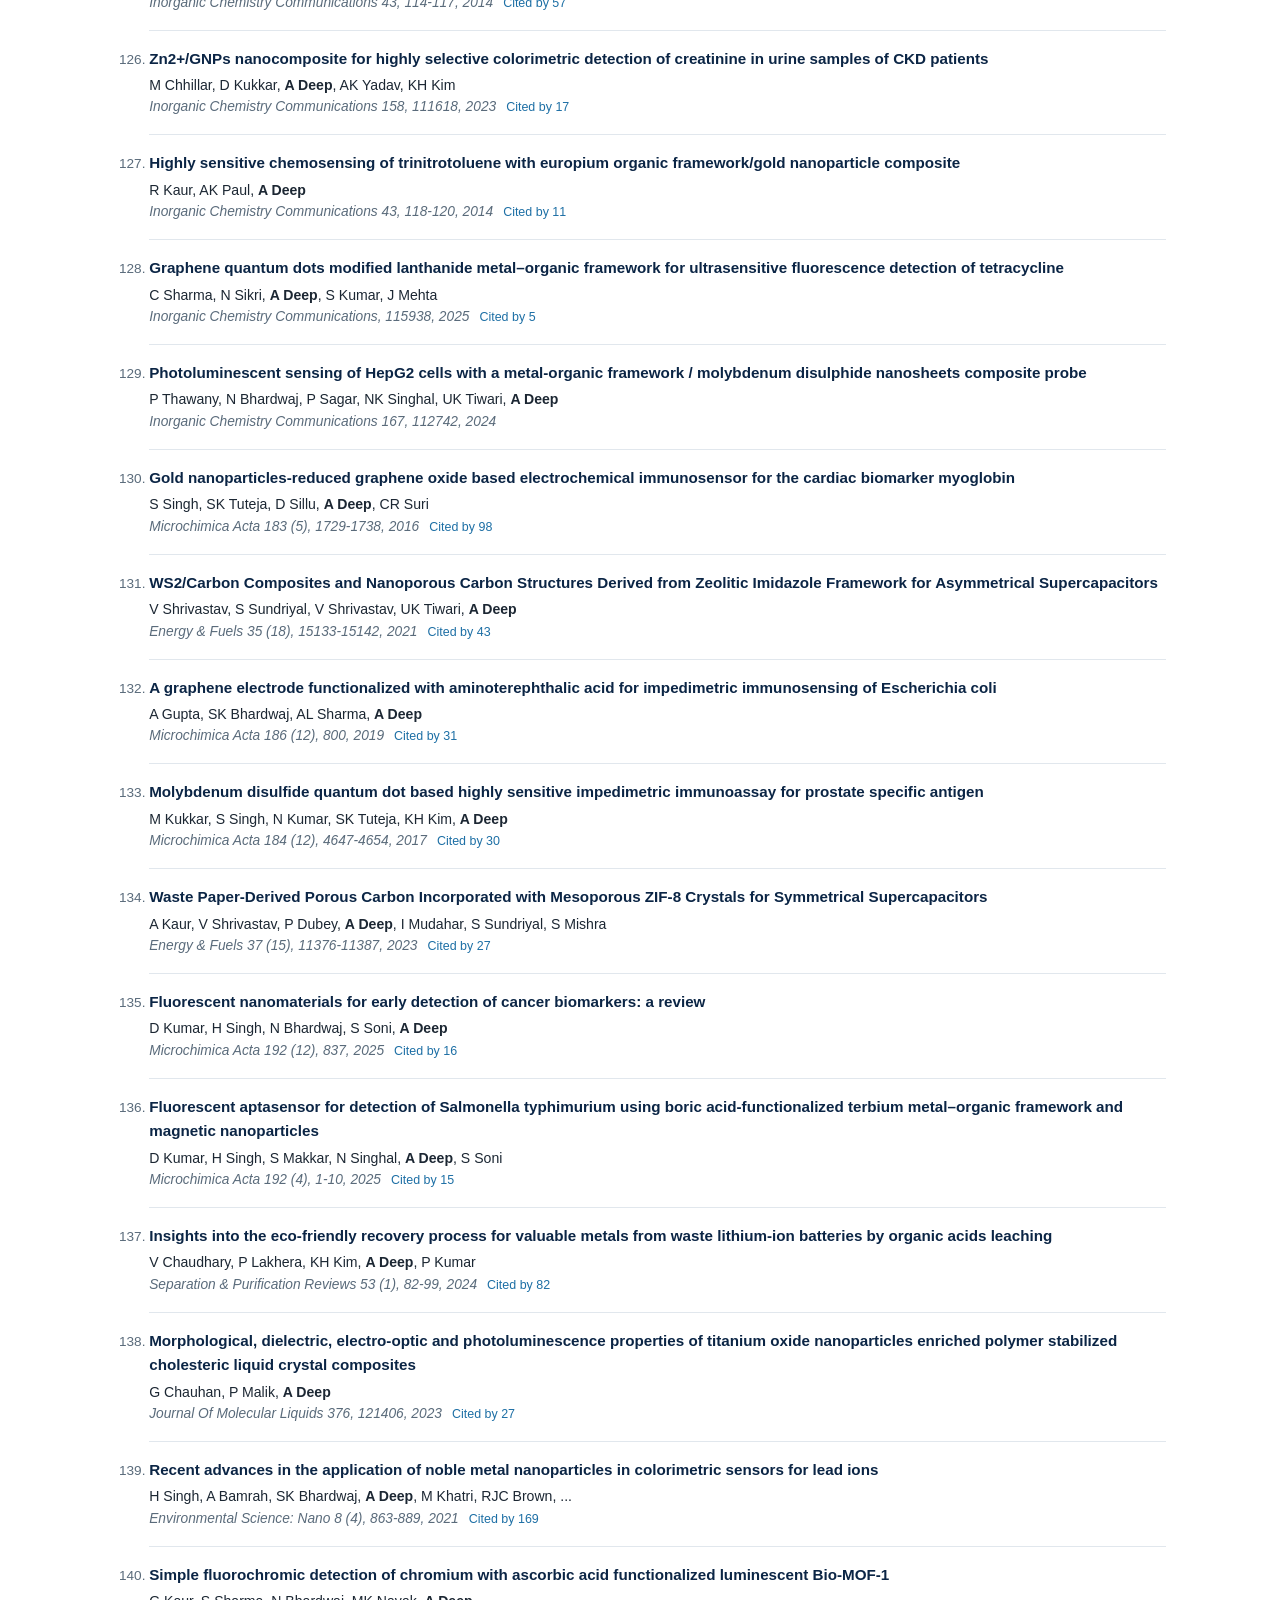
<file: publications.html>
<!DOCTYPE html>
<html lang="en">
<head>
<meta charset="UTF-8">
<meta name="viewport" content="width=device-width, initial-scale=1.0">
<title>Publications | MMST Group | INST Mohali</title>
<link rel="stylesheet" href="style.css?v=fdde05b">
</head>
<body>

<header class="site-header">
  <div class="nav-inner">
    <a class="brand" href="index.html">
      <span class="full-name">MMST Group
        <small>Institute of Nano Science and Technology, Mohali</small>
      </span>
    </a>
    <button class="nav-toggle" aria-label="Toggle menu">&#9776;</button>
    <nav class="main-nav">
      <ul>
        <li><a href="index.html">Home</a></li>
        <li><a href="research.html">Research</a></li>
        <li><a href="people.html">People</a></li>
        <li><a href="publications.html" class="active">Publications</a></li>
        <li><a href="contact.html">Contact</a></li>
      </ul>
    </nav>
  </div>
</header>

<section style="padding-bottom:20px;">
  <div class="wrap">
    <h1 class="section-title">Publications</h1>
    <p class="section-sub">Publications of Prof. Akash Deep and the MMST Group (310 entries).
      Full, up-to-date list on
      <a href="https://scholar.google.com/citations?user=ZGwOqJkAAAAJ&amp;hl=en" target="_blank" rel="noopener">Google Scholar</a>.</p>

    <div class="stats-row reveal">
      <div class="stat stat--wide tilt">
        <div class="stat-inner">
          <div class="stat-head">
            <div><div class="stat-label">Citations</div>
              <div class="stat-num" data-count="22327">22,327</div>
              <div class="stat-sub">16,520 since 2021</div></div>
            <div class="stat-note">Citations per year</div>
          </div>
          <div class="chart-box"><svg class="col-chart" viewBox="0 0 450 140" role="img" aria-label="Citations per year, 2012 to 2026. Peak of 3,040 in 2025.">
<line class="baseline" x1="0" x2="450" y1="120.5" y2="120.5"/>
<path class="bar" style="--i:0" d="M6.0,120V120.0Q6.0,118.1 7.875,118.1H22.125Q24.0,118.1 24.0,120.0V120Z"/>
<rect class="hit" x="0" y="4" width="30" height="116" tabindex="0" aria-label="2012: 57 citations" data-tip="2012: 57 citations"/>
<path class="bar" style="--i:1" d="M36.0,120V120.0Q36.0,117.8 38.203947368421055,117.8H51.796052631578945Q54.0,117.8 54.0,120.0V120Z"/>
<rect class="hit" x="30" y="4" width="30" height="116" tabindex="0" aria-label="2013: 67 citations" data-tip="2013: 67 citations"/>
<path class="bar" style="--i:2" d="M66.0,120V120.0Q66.0,116.8 69.1907894736842,116.8H80.8092105263158Q84.0,116.8 84.0,120.0V120Z"/>
<rect class="hit" x="60" y="4" width="30" height="116" tabindex="0" aria-label="2014: 97 citations" data-tip="2014: 97 citations"/>
<path class="bar" style="--i:3" d="M96.0,120V119.6Q96.0,115.6 100.0,115.6H110.0Q114.0,115.6 114.0,119.6V120Z"/>
<rect class="hit" x="90" y="4" width="30" height="116" tabindex="0" aria-label="2015: 134 citations" data-tip="2015: 134 citations"/>
<path class="bar" style="--i:4" d="M126.0,120V115.0Q126.0,111.0 130.0,111.0H140.0Q144.0,111.0 144.0,115.0V120Z"/>
<rect class="hit" x="120" y="4" width="30" height="116" tabindex="0" aria-label="2016: 275 citations" data-tip="2016: 275 citations"/>
<path class="bar" style="--i:5" d="M156.0,120V105.5Q156.0,101.5 160.0,101.5H170.0Q174.0,101.5 174.0,105.5V120Z"/>
<rect class="hit" x="150" y="4" width="30" height="116" tabindex="0" aria-label="2017: 563 citations" data-tip="2017: 563 citations"/>
<path class="bar" style="--i:6" d="M186.0,120V93.7Q186.0,89.7 190.0,89.7H200.0Q204.0,89.7 204.0,93.7V120Z"/>
<rect class="hit" x="180" y="4" width="30" height="116" tabindex="0" aria-label="2018: 922 citations" data-tip="2018: 922 citations"/>
<path class="bar" style="--i:7" d="M216.0,120V78.6Q216.0,74.6 220.0,74.6H230.0Q234.0,74.6 234.0,78.6V120Z"/>
<rect class="hit" x="210" y="4" width="30" height="116" tabindex="0" aria-label="2019: 1,380 citations" data-tip="2019: 1,380 citations"/>
<path class="bar" style="--i:8" d="M246.0,120V60.1Q246.0,56.1 250.0,56.1H260.0Q264.0,56.1 264.0,60.1V120Z"/>
<rect class="hit" x="240" y="4" width="30" height="116" tabindex="0" aria-label="2020: 1,943 citations" data-tip="2020: 1,943 citations"/>
<path class="bar" style="--i:9" d="M276.0,120V40.7Q276.0,36.7 280.0,36.7H290.0Q294.0,36.7 294.0,40.7V120Z"/>
<rect class="hit" x="270" y="4" width="30" height="116" tabindex="0" aria-label="2021: 2,532 citations" data-tip="2021: 2,532 citations"/>
<path class="bar" style="--i:10" d="M306.0,120V32.5Q306.0,28.5 310.0,28.5H320.0Q324.0,28.5 324.0,32.5V120Z"/>
<rect class="hit" x="300" y="4" width="30" height="116" tabindex="0" aria-label="2022: 2,781 citations" data-tip="2022: 2,781 citations"/>
<path class="bar" style="--i:11" d="M336.0,120V34.9Q336.0,30.9 340.0,30.9H350.0Q354.0,30.9 354.0,34.9V120Z"/>
<rect class="hit" x="330" y="4" width="30" height="116" tabindex="0" aria-label="2023: 2,710 citations" data-tip="2023: 2,710 citations"/>
<path class="bar" style="--i:12" d="M366.0,120V25.3Q366.0,21.3 370.0,21.3H380.0Q384.0,21.3 384.0,25.3V120Z"/>
<rect class="hit" x="360" y="4" width="30" height="116" tabindex="0" aria-label="2024: 3,000 citations" data-tip="2024: 3,000 citations"/>
<path class="bar bar--peak" style="--i:13" d="M396.0,120V24.0Q396.0,20.0 400.0,20.0H410.0Q414.0,20.0 414.0,24.0V120Z"/>
<rect class="hit" x="390" y="4" width="30" height="116" tabindex="0" aria-label="2025: 3,040 citations" data-tip="2025: 3,040 citations"/>
<text class="peak-label" x="405.0" y="14.0">3,040</text>
<path class="bar bar--partial" style="--i:14" d="M426.0,120V44.2Q426.0,40.2 430.0,40.2H440.0Q444.0,40.2 444.0,44.2V120Z"/>
<rect class="hit" x="420" y="4" width="30" height="116" tabindex="0" aria-label="2026 (to date): 2,426 citations" data-tip="2026 (to date): 2,426 citations"/>
<text class="axis-label" x="15.0" y="135">2012</text>
<text class="axis-label" x="435.0" y="135">2026*</text>
</svg><div class="chart-tip" hidden></div></div>
          <details class="stat-data"><summary>Show data</summary>
            <table><thead><tr><th>Year</th><th>Citations</th></tr></thead><tbody><tr><td>2012</td><td>57</td></tr><tr><td>2013</td><td>67</td></tr><tr><td>2014</td><td>97</td></tr><tr><td>2015</td><td>134</td></tr><tr><td>2016</td><td>275</td></tr><tr><td>2017</td><td>563</td></tr><tr><td>2018</td><td>922</td></tr><tr><td>2019</td><td>1,380</td></tr><tr><td>2020</td><td>1,943</td></tr><tr><td>2021</td><td>2,532</td></tr><tr><td>2022</td><td>2,781</td></tr><tr><td>2023</td><td>2,710</td></tr><tr><td>2024</td><td>3,000</td></tr><tr><td>2025</td><td>3,040</td></tr><tr><td>2026*</td><td>2,426</td></tr></tbody></table>
          </details>
          <p class="stat-foot">* 2026 is year to date. Highlighted bar: best full year.</p>
        </div>
      </div>
      <div class="stat tilt">
        <div class="stat-inner">
          <div class="stat-label">h-index</div>
          <div class="ring-wrap"><div class="ring-box"><svg class="ring" viewBox="0 0 100 100" aria-hidden="true"><circle class="ring-track" cx="50" cy="50" r="42"/><circle class="ring-fill" cx="50" cy="50" r="42" transform="rotate(-90 50 50)" style="--len:263.9;--val:218.8"/></svg><div class="ring-caption"><span class="swatch swatch--1"></span>68 since 2021</div>
            <div class="ring-center"><span class="stat-num" data-count="82">82</span></div></div></div>
        </div>
      </div>
      <div class="stat tilt">
        <div class="stat-inner">
          <div class="stat-label">i10-index</div>
          <div class="ring-wrap"><div class="ring-box"><svg class="ring" viewBox="0 0 100 100" aria-hidden="true"><circle class="ring-track" cx="50" cy="50" r="42"/><circle class="ring-fill" cx="50" cy="50" r="42" transform="rotate(-90 50 50)" style="--len:263.9;--val:236.8"/></svg><div class="ring-caption"><span class="swatch swatch--1"></span>201 since 2021</div>
            <div class="ring-center"><span class="stat-num" data-count="224">224</span></div></div></div>
        </div>
      </div>
      <div class="stat tilt">
        <div class="stat-inner">
          <div class="stat-label">Publications</div>
          <div class="donut-wrap"><svg class="donut" viewBox="0 0 100 100" role="img" aria-label="Journal articles: 260, Book chapters: 22, Conference papers: 28"><circle class="donut-seg seg-1" cx="50" cy="50" r="42" transform="rotate(-90 50 50)" style="--val:219.3;--len:263.9;--off:-0.0;--i:0" data-key="seg-1"/><circle class="donut-seg seg-2" cx="50" cy="50" r="42" transform="rotate(-90 50 50)" style="--val:16.7;--len:263.9;--off:-221.3;--i:1" data-key="seg-2"/><circle class="donut-seg seg-3" cx="50" cy="50" r="42" transform="rotate(-90 50 50)" style="--val:21.8;--len:263.9;--off:-240.1;--i:2" data-key="seg-3"/></svg><div class="donut-center"><span class="stat-num" data-count="310">310</span></div></div><ul class="donut-legend"><li data-key="seg-1"><span class="swatch swatch-1"></span>Journal articles<strong>260</strong></li><li data-key="seg-2"><span class="swatch swatch-2"></span>Book chapters<strong>22</strong></li><li data-key="seg-3"><span class="swatch swatch-3"></span>Conference papers<strong>28</strong></li></ul>
        </div>
      </div>
    </div>

    <p class="pub-note">Journal articles are ordered by the journal's impact factor (highest first).
      Citation counts from Google Scholar, November 2026; updated automatically every day.</p>

<h2 class="group-subtitle">Journal Articles &mdash; ordered by journal impact factor <span class="count">(260)</span></h2>
<ol class="pub-list" start="1">
<li><div class="pub-title">Towards high-efficiency sorptive capture of radionuclides in solution and gas</div><div class="pub-authors">K Vellingiri, KH Kim, A Pournara, <strong>A Deep</strong></div><div class="pub-venue">Progress in Materials Science 94, 1-67, 2018<span class="cites">Cited by 162</span></div></li>
<li><div class="pub-title">Coordination polymers: Opportunities and challenges for monitoring volatile organic compounds</div><div class="pub-authors">P Kumar, <strong>A Deep</strong>, KH Kim, RJC Brown</div><div class="pub-venue">Progress in Polymer Science 45, 102-118, 2015<span class="cites">Cited by 152</span></div></li>
<li><div class="pub-title">Metal–organic frameworks (MOFs) for the removal of emerging contaminants from aquatic environments</div><div class="pub-authors">S Dhaka, R Kumar, <strong>A Deep</strong>, MB Kurade, SW Ji, BH Jeon</div><div class="pub-venue">Coordination Chemistry Reviews 380, 330-352, 2019<span class="cites">Cited by 718</span></div></li>
<li><div class="pub-title">Recent advances in enzyme immobilization techniques: Metal-organic frameworks as novel substrates</div><div class="pub-authors">J Mehta, N Bhardwaj, SK Bhardwaj, KH Kim, <strong>A Deep</strong></div><div class="pub-venue">Coordination Chemistry Reviews 322, 30-40, 2016<span class="cites">Cited by 496</span></div></li>
<li><div class="pub-title">Metal-organic frameworks and their composites as efficient electrodes for supercapacitor applications</div><div class="pub-authors">S Sundriyal, H Kaur, SK Bhardwaj, S Mishra, KH Kim, <strong>A Deep</strong></div><div class="pub-venue">Coordination Chemistry Reviews 369, 15-38, 2018<span class="cites">Cited by 426</span></div></li>
<li><div class="pub-title">Metal–organic framework composites as electrocatalysts for electrochemical sensing applications</div><div class="pub-authors">S Kempahanumakkagari, K Vellingiri, <strong>A Deep</strong>, EE Kwon, N Bolan, KH Kim</div><div class="pub-venue">Coordination Chemistry Reviews 357, 105-129, 2018<span class="cites">Cited by 409</span></div></li>
<li><div class="pub-title">Metal-organic frameworks (MOFs) and their composites as electrodes for lithium battery applications: Novel means for alternative energy storage</div><div class="pub-authors">V Shrivastav, S Sundriyal, P Goel, H Kaur, SK Tuteja, K Vikrant, KH Kim, ...</div><div class="pub-venue">Coordination Chemistry Reviews 393, 48-78, 2019<span class="cites">Cited by 299</span></div></li>
<li><div class="pub-title">Rare earth metal–organic frameworks (RE-MOFs): Synthesis, properties, and biomedical applications</div><div class="pub-authors">SA Younis, N Bhardwaj, SK Bhardwaj, KH Kim, <strong>A Deep</strong></div><div class="pub-venue">Coordination Chemistry Reviews 429, 213620, 2021<span class="cites">Cited by 289</span></div></li>
<li><div class="pub-title">Luminescent metal-organic frameworks and their composites: Potential future materials for organic light emitting displays</div><div class="pub-authors">H Kaur, S Sundriyal, V Pachauri, S Ingebrandt, KH Kim, AL Sharma, ...</div><div class="pub-venue">Coordination Chemistry Reviews 401, 213077, 2019<span class="cites">Cited by 193</span></div></li>
<li><div class="pub-title">Metal-organic frameworks based nanostructure platforms for chemo-resistive sensing of gases</div><div class="pub-authors">N Garg, <strong>A Deep</strong>, AL Sharma</div><div class="pub-venue">Coordination Chemistry Reviews 445, 214073, 2021<span class="cites">Cited by 64</span></div></li>
<li><div class="pub-title">Recent advances on core-shell metal-organic frameworks for energy storage applications: Controlled assemblies and design strategies</div><div class="pub-authors">V Shrivastav, P Dubey, S Sundriyal, UK Tiwari, <strong>A Deep</strong></div><div class="pub-venue">Coordination Chemistry Reviews 499, 215497, 2024<span class="cites">Cited by 44</span></div></li>
<li><div class="pub-title">Hybridizing MXenes with MOFs: a pathway to smart sensing platforms and efficient water remediation</div><div class="pub-authors">N Garg, A Thakur, N Bhardwaj, <strong>A Deep</strong></div><div class="pub-venue">Advanced Composites and Hybrid Materials, 2026</div></li>
<li><div class="pub-title">Photocatalytic mineralization of hydrogen sulfide as a dual-phase technique for hydrogen production and environmental remediation</div><div class="pub-authors">K Vikrant, KH Kim, <strong>A Deep</strong></div><div class="pub-venue">Applied Catalysis B: Environmental 259, 118025, 2019<span class="cites">Cited by 124</span></div></li>
<li><div class="pub-title">Metalloporphyrinic metal-organic frameworks: Controlled synthesis for catalytic applications in environmental and biological media</div><div class="pub-authors">SA Younis, DK Lim, KH Kim, <strong>A Deep</strong></div><div class="pub-venue">Advances in Colloid and Interface Science 277, 102108, 2020<span class="cites">Cited by 71</span></div></li>
<li><div class="pub-title">Recent advances on surface mounted metal-organic frameworks for energy storage and conversion applications: Trends, challenges, and opportunities</div><div class="pub-authors">V Shrivastav, B Gupta, P Dubey, <strong>A Deep</strong>, W Nogala, V Shrivastav, ...</div><div class="pub-venue">Advances in Colloid and Interface Science 318, 102967, 2023<span class="cites">Cited by 56</span></div></li>
<li><div class="pub-title">Advanced functional structure‐based sensing and imaging strategies for cancer detection: possibilities, opportunities, challenges, and prospects</div><div class="pub-authors">V Kumar, D Kukkar, B Hashemi, KH Kim, <strong>A Deep</strong></div><div class="pub-venue">Advanced Functional Materials 29 (16), 1807859, 2019<span class="cites">Cited by 83</span></div></li>
<li><div class="pub-title">Perovskite materials as superior and powerful platforms for energy conversion and storage applications</div><div class="pub-authors">P Goel, S Sundriyal, V Shrivastav, S Mishra, DP Dubal, KH Kim, <strong>A Deep</strong></div><div class="pub-venue">Nano Energy 80, 105552, 2021<span class="cites">Cited by 245</span></div></li>
<li><div class="pub-title">Corrigendum to “Perovskite materials as superior and powerful platforms for energy conversion and storage applications”,[Nano Energy volume 80 (2021) 105552](Nano Energy (2021 …</div><div class="pub-authors">P Goel, S Sundriyal, V Shrivastav, S Mishra, DP Dubal, KH Kim, <strong>A Deep</strong></div><div class="pub-venue">Nano Energy 111, 1-1, 2023<span class="cites">Cited by 2</span></div></li>
<li><div class="pub-title">Hydrolytic degradation of polylactic acid (PLA) and its composites</div><div class="pub-authors">MA Elsawy, KH Kim, JW Park, <strong>A Deep</strong></div><div class="pub-venue">Renewable and Sustainable Energy Reviews 79, 1346-1352, 2017<span class="cites">Cited by 1298</span></div></li>
<li><div class="pub-title">Advancements of nanotechnologies in crop promotion and soil fertility: Benefits, life cycle assessment, and legislation policies</div><div class="pub-authors">SA Younis, KH Kim, SM Shaheen, V Antoniadis, YF Tsang, J Rinklebe, ...</div><div class="pub-venue">Renewable and Sustainable Energy Reviews 152, 111686, 2021<span class="cites">Cited by 153</span></div></li>
<li><div class="pub-title">Recovery of nanomaterials from battery and electronic wastes: A new paradigm of environmental waste management</div><div class="pub-authors">T Dutta, KH Kim, <strong>A Deep</strong>, JE Szulejko, K Vellingiri, S Kumar, EE Kwon, ...</div><div class="pub-venue">Renewable and sustainable energy reviews 82, 3694-3704, 2018<span class="cites">Cited by 153</span></div></li>
<li><div class="pub-title">Quantum-sized nanomaterials for solar cell applications</div><div class="pub-authors">S Kumar, M Nehra, <strong>A Deep</strong>, D Kedia, N Dilbaghi, KH Kim</div><div class="pub-venue">Renewable and Sustainable Energy Reviews 73, 821-839, 2017<span class="cites">Cited by 121</span></div></li>
<li><div class="pub-title">Metal-organic frameworks for the adsorption of gaseous toluene under ambient temperature and pressure</div><div class="pub-authors">K Vellingiri, P Kumar, <strong>A Deep</strong>, KH Kim</div><div class="pub-venue">Chemical Engineering Journal 307, 1116-1126, 2017<span class="cites">Cited by 400</span></div></li>
<li><div class="pub-title">An engineering insight into block copolymer self-assembly: Contemporary application from biomedical research to nanotechnology</div><div class="pub-authors">P Samaddar, <strong>A Deep</strong>, KH Kim</div><div class="pub-venue">Chemical Engineering Journal 342, 71-89, 2018<span class="cites">Cited by 60</span></div></li>
<li><div class="pub-title">Nanomaterials as efficient platforms for sensing DNA</div><div class="pub-authors">K Vikrant, N Bhardwaj, SK Bhardwaj, KH Kim, <strong>A Deep</strong></div><div class="pub-venue">Biomaterials 214, 119215, 2019<span class="cites">Cited by 79</span></div></li>
<li><div class="pub-title">Progress in the biosensing techniques for trace-level heavy metals</div><div class="pub-authors">J Mehta, SK Bhardwaj, N Bhardwaj, AK Paul, P Kumar, KH Kim, <strong>A Deep</strong></div><div class="pub-venue">Biotechnology advances 34 (1), 47-60, 2016<span class="cites">Cited by 125</span></div></li>
<li><div class="pub-title">Metal organic frameworks for sensing applications</div><div class="pub-authors">P Kumar, <strong>A Deep</strong>, KH Kim</div><div class="pub-venue">TrAC Trends in Analytical Chemistry 73, 39-53, 2015<span class="cites">Cited by 655</span></div></li>
<li><div class="pub-title">Recent advances in liquid-phase microextraction techniques for the analysis of environmental pollutants</div><div class="pub-authors">B Hashemi, P Zohrabi, KH Kim, M Shamsipur, <strong>A Deep</strong>, J Hong</div><div class="pub-venue">TrAC Trends in Analytical Chemistry 97, 83-95, 2017<span class="cites">Cited by 172</span></div></li>
<li><div class="pub-title">Fluorescent nanobiosensors for the targeted detection of foodborne bacteria</div><div class="pub-authors">N Bhardwaj, SK Bhardwaj, MK Nayak, J Mehta, KH Kim, <strong>A Deep</strong></div><div class="pub-venue">TrAC Trends in Analytical Chemistry 97, 120-135, 2017<span class="cites">Cited by 154</span></div></li>
<li><div class="pub-title">Functionalized fluorescent nanomaterials for sensing pollutants in the environment: A critical review</div><div class="pub-authors">L Walekar, T Dutta, P Kumar, YS Ok, S Pawar, <strong>A Deep</strong>, KH Kim</div><div class="pub-venue">TrAC Trends in Analytical Chemistry 97, 458-467, 2017<span class="cites">Cited by 145</span></div></li>
<li><div class="pub-title">Nanomaterial-based electrochemical sensors for the detection of neurochemicals in biological matrices</div><div class="pub-authors">A Azzouz, KY Goud, N Raza, E Ballesteros, SE Lee, J Hong, <strong>A Deep</strong>, ...</div><div class="pub-venue">TrAC Trends in Analytical Chemistry 110, 15-34, 2019<span class="cites">Cited by 128</span></div></li>
<li><div class="pub-title">Metal-organic framework (MOF)-based advanced sensing platforms for the detection of hydrogen sulfide</div><div class="pub-authors">K Vikrant, V Kumar, YS Ok, KH Kim, <strong>A Deep</strong></div><div class="pub-venue">TrAC Trends in Analytical Chemistry 105, 263-281, 2018<span class="cites">Cited by 117</span></div></li>
<li><div class="pub-title">Optical detection of waterborne pathogens using nanomaterials</div><div class="pub-authors">N Bhardwaj, SK Bhardwaj, D Bhatt, DK Lim, KH Kim, <strong>A Deep</strong></div><div class="pub-venue">TrAC Trends in Analytical Chemistry 113, 280-300, 2019<span class="cites">Cited by 108</span></div></li>
<li><div class="pub-title">Aromatic hydrocarbons in air, water, and soil: sampling and pretreatment techniques</div><div class="pub-authors">N Raza, B Hashemi, KH Kim, SH Lee, <strong>A Deep</strong></div><div class="pub-venue">TrAC trends in analytical chemistry 103, 56-73, 2018<span class="cites">Cited by 57</span></div></li>
<li><div class="pub-title">A critical review on the metal sensing capabilities of optically active nanomaterials: Limiting factors, mechanism, and performance evaluation</div><div class="pub-authors">D Kukkar, K Vellingiri, V Kumar, <strong>A Deep</strong>, KH Kim</div><div class="pub-venue">TrAC Trends in Analytical Chemistry 109, 227-246, 2018<span class="cites">Cited by 38</span></div></li>
<li><div class="pub-title">A critical review on the diverse preconcentration procedures on bag samples in the quantitation of volatile organic compounds from cigarette smoke and other combustion samples</div><div class="pub-authors">KH Kim, JE Szulejko, E Kwon, <strong>A Deep</strong></div><div class="pub-venue">TrAC Trends in Analytical Chemistry 85, 65-74, 2016<span class="cites">Cited by 10</span></div></li>
<li><div class="pub-title">Advances in bio-waste derived activated carbon for supercapacitors: Trends, challenges and prospective</div><div class="pub-authors">S Sundriyal, V Shrivastav, HD Pham, S Mishra, <strong>A Deep</strong>, DP Dubal</div><div class="pub-venue">Resources, Conservation and Recycling 169, 105548, 2021<span class="cites">Cited by 238</span></div></li>
<li><div class="pub-title">Potential use of polymers and their complexes as media for storage and delivery of fragrances</div><div class="pub-authors">R Kaur, D Kukkar, SK Bhardwaj, KH Kim, <strong>A Deep</strong></div><div class="pub-venue">Journal of controlled release 285, 81-95, 2018<span class="cites">Cited by 136</span></div></li>
<li><div class="pub-title">Nanomaterial-based fluorescent sensors for the detection of lead ions</div><div class="pub-authors">H Singh, A Bamrah, SK Bhardwaj, <strong>A Deep</strong>, M Khatri, KH Kim, N Bhardwaj</div><div class="pub-venue">Journal of hazardous materials 407, 124379, 2021<span class="cites">Cited by 189</span></div></li>
<li><div class="pub-title">Recovery of Pure ZnO Nanoparticles from Spent Zn-MnO2 Alkaline Batteries</div><div class="pub-authors"><strong>A Deep</strong>, K Kumar, P Kumar, P Kumar, AL Sharma, B Gupta, ...</div><div class="pub-venue">Environmental science &amp; technology 45 (24), 10551-10556, 2011<span class="cites">Cited by 75</span></div></li>
<li><div class="pub-title">Plastic waste upcycling into carbon nanomaterials in circular economy: synthesis, applications, and environmental aspects</div><div class="pub-authors">J Mehta, N Dilbaghi, <strong>A Deep</strong>, FI Hai, AA Hassan, A Kaushik, S Kumar</div><div class="pub-venue">Carbon, 119969, 2024<span class="cites">Cited by 42</span></div></li>
<li><div class="pub-title">Phosphinic acid functionalized carbon nanotubes for sensitive and selective sensing of chromium (VI)</div><div class="pub-authors"><strong>A Deep</strong>, AL Sharma, SK Tuteja, AK Paul</div><div class="pub-venue">Journal of hazardous materials 278, 559-565, 2014<span class="cites">Cited by 35</span></div></li>
<li><div class="pub-title">Recent advancements in sensing techniques based on functional materials for organophosphate pesticides</div><div class="pub-authors">P Kumar, KH Kim, <strong>A Deep</strong></div><div class="pub-venue">Biosensors and Bioelectronics 70, 469-481, 2015<span class="cites">Cited by 324</span></div></li>
<li><div class="pub-title">Nanomaterial-based electrochemical sensors for arsenic-A review</div><div class="pub-authors">S Kempahanumakkagari, <strong>A Deep</strong>, KH Kim, SK Kailasa, HO Yoon</div><div class="pub-venue">Biosensors and Bioelectronics 95, 106-116, 2017<span class="cites">Cited by 235</span></div></li>
<li><div class="pub-title">A label-free electrochemical immunosensor for the detection of cardiac marker using graphene quantum dots (GQDs)</div><div class="pub-authors">SK Tuteja, R Chen, M Kukkar, CK Song, R Mutreja, S Singh, AK Paul, ...</div><div class="pub-venue">Biosensors and Bioelectronics 86, 548-556, 2016<span class="cites">Cited by 189</span></div></li>
<li><div class="pub-title">Graphene modified screen printed immunosensor for highly sensitive detection of parathion</div><div class="pub-authors">J Mehta, P Vinayak, SK Tuteja, VA Chhabra, N Bhardwaj, AK Paul, ...</div><div class="pub-venue">Biosensors and Bioelectronics 83, 339-346, 2016<span class="cites">Cited by 139</span></div></li>
<li><div class="pub-title">Immobilization of enzyme on long period grating fibers for sensitive glucose detection</div><div class="pub-authors"><strong>A Deep</strong>, U Tiwari, P Kumar, V Mishra, SC Jain, N Singh, P Kapur, ...</div><div class="pub-venue">Biosensors and Bioelectronics 33 (1), 190-195, 2012<span class="cites">Cited by 127</span></div></li>
<li><div class="pub-title">Surface assembly of nano-metal organic framework on amine functionalized indium tin oxide substrate for impedimetric sensing of parathion</div><div class="pub-authors"><strong>A Deep</strong>, SK Bhardwaj, AK Paul, KH Kim, P Kumar</div><div class="pub-venue">Biosensors and bioelectronics 65, 226-231, 2015<span class="cites">Cited by 120</span></div></li>
<li><div class="pub-title">Highly sensitive detection of dipicolinic acid with a water-dispersible terbium-metal organic framework</div><div class="pub-authors">N Bhardwaj, S Bhardwaj, J Mehta, KH Kim, <strong>A Deep</strong></div><div class="pub-venue">Biosensors and Bioelectronics 86, 799-804, 2016<span class="cites">Cited by 113</span></div></li>
<li><div class="pub-title">One step in-situ synthesis of amine functionalized graphene for immunosensing of cardiac marker cTnI</div><div class="pub-authors">SK Tuteja, M Kukkar, CR Suri, AK Paul, <strong>A Deep</strong></div><div class="pub-venue">Biosensors and Bioelectronics 66, 129-135, 2015<span class="cites">Cited by 77</span></div></li>
<li><div class="pub-title">Hybrid porous thin films: Opportunities and challenges for sensing applications</div><div class="pub-authors">P Kumar, KH Kim, K Vellingiri, P Samaddar, P Kumar, <strong>A Deep</strong>, N Kumar</div><div class="pub-venue">Biosensors and Bioelectronics 104, 120-137, 2018<span class="cites">Cited by 57</span></div></li>
<li><div class="pub-title">A comprehensive review on nano-molybdenum disulfide/DNA interfaces as emerging biosensing platforms</div><div class="pub-authors">M Kukkar, GC Mohanta, SK Tuteja, P Kumar, AS Bhadwal, P Samaddar, ...</div><div class="pub-venue">Biosensors and Bioelectronics 107, 244-258, 2018<span class="cites">Cited by 47</span></div></li>
<li><div class="pub-title">Recent advances in nanoscale materials for antibody-based cancer theranostics</div><div class="pub-authors">D Kukkar, P Kukkar, V Kumar, J Hong, KH Kim, <strong>A Deep</strong></div><div class="pub-venue">Biosensors and Bioelectronics 173, 112787, 2021<span class="cites">Cited by 17</span></div></li>
<li><div class="pub-title">The utilization of zinc recovered from alkaline battery waste as metal precursor in the synthesis of metal-organic framework</div><div class="pub-authors">K Vellingiri, DCW Tsang, KH Kim, <strong>A Deep</strong>, T Dutta, DW Boukhvalov</div><div class="pub-venue">Journal of Cleaner Production 199, 995-1006, 2018<span class="cites">Cited by 62</span></div></li>
<li><div class="pub-title">Development of carbon quantum dot-based lateral flow immunoassay for sensitive detection of aflatoxin M1 in milk</div><div class="pub-authors">H Singh, S Singh, SK Bhardwaj, G Kaur, M Khatri, <strong>A Deep</strong>, N Bhardwaj</div><div class="pub-venue">Food Chemistry 393, 133374, 2022<span class="cites">Cited by 112</span></div></li>
<li><div class="pub-title">Surface and diffusion charge contribution study of neem leaves derived porous carbon electrode for supercapacitor applications using acidic, basic, and neutral electrolytes</div><div class="pub-authors">S Sundriyal, V Shrivastav, A Kaur, <strong>A Deep</strong>, SR Dhakate</div><div class="pub-venue">Journal of Energy Storage 41, 103000, 2021<span class="cites">Cited by 76</span></div></li>
<li><div class="pub-title">Recent progress in nanomaterial-based sensing of airborne viral and bacterial pathogens</div><div class="pub-authors">SK Bhardwaj, N Bhardwaj, V Kumar, D Bhatt, A Azzouz, J Bhaumik, ...</div><div class="pub-venue">Environment international 146, 106183, 2021<span class="cites">Cited by 96</span></div></li>
<li><div class="pub-title">An overview of different strategies to introduce conductivity in metal–organic frameworks and miscellaneous applications thereof</div><div class="pub-authors">SK Bhardwaj, N Bhardwaj, R Kaur, J Mehta, AL Sharma, KH Kim, <strong>A Deep</strong></div><div class="pub-venue">Journal of Materials Chemistry A 6 (31), 14992-15009, 2018<span class="cites">Cited by 303</span></div></li>
<li><div class="pub-title">Recent advances in the photovoltaic applications of coordination polymers and metal organic frameworks</div><div class="pub-authors">R Kaur, KH Kim, AK Paul, <strong>A Deep</strong></div><div class="pub-venue">Journal of Materials Chemistry A 4 (11), 3991-4002, 2016<span class="cites">Cited by 159</span></div></li>
<li><div class="pub-title">Metal-organic framework derived zirconium oxide/carbon composite as an improved supercapacitor electrode</div><div class="pub-authors">V Shrivastav, S Sundriyal, UK Tiwari, KH Kim, <strong>A Deep</strong></div><div class="pub-venue">Energy 235, 121351, 2021<span class="cites">Cited by 146</span></div></li>
<li><div class="pub-title">Nanomaterials for sensing of formaldehyde in air: Principles, applications, and performance evaluation</div><div class="pub-authors">D Kukkar, K Vellingiri, R Kaur, SK Bhardwaj, <strong>A Deep</strong>, KH Kim</div><div class="pub-venue">Nano Research 12 (2), 225-246, 2019<span class="cites">Cited by 82</span></div></li>
<li><div class="pub-title">Recovery of copper from zinc leaching liquor using ACORGA M5640</div><div class="pub-authors"><strong>A Deep</strong>, P Kumar, JMR Carvalho</div><div class="pub-venue">Separation and purification technology 76 (1), 21-25, 2010<span class="cites">Cited by 63</span></div></li>
<li><div class="pub-title">Magnetic NH2-MIL-101 (Fe) as a high-performance adsorbent for bromothymol blue removal: mechanistic, equilibrium, kinetic, and thermodynamic evaluation</div><div class="pub-authors">S Sharma, MK Nayak, <strong>A Deep</strong></div><div class="pub-venue">SEPARATION AND PURIFICATION TECHNOLOGY 418, 2026</div></li>
<li><div class="pub-title">Magnetic NH₂-MIL-101 (Fe) as a high-performance adsorbent for bromothymol blue removal: mechanistic, equilibrium, kinetic, and thermodynamic evaluation</div><div class="pub-authors">S Sharma, MK Nayak, <strong>A Deep</strong></div><div class="pub-venue">Separation and Purification Technology, 140149, 2026</div></li>
<li><div class="pub-title">Engineered nano particles: nature, behavior, and effect on the environment</div><div class="pub-authors">L Goswami, KH Kim, <strong>A Deep</strong>, P Das, SS Bhattacharya, S Kumar, ...</div><div class="pub-venue">Journal of environmental management 196, 297-315, 2017<span class="cites">Cited by 257</span></div></li>
<li><div class="pub-title">Insights into the adsorption capacity and breakthrough properties of a synthetic zeolite against a mixture of various sulfur species at low ppb levels</div><div class="pub-authors">K Vellingiri, KH Kim, EE Kwon, <strong>A Deep</strong>, SH Jo, JE Szulejko</div><div class="pub-venue">Journal of environmental management 166, 484-492, 2016<span class="cites">Cited by 26</span></div></li>
<li><div class="pub-title">Enhanced electrochemical performance of nickel intercalated ZIF-67/rGO composite electrode for solid-state supercapacitors</div><div class="pub-authors">S Sundriyal, V Shrivastav, S Mishra, <strong>A Deep</strong></div><div class="pub-venue">International Journal of Hydrogen Energy 45 (55), 30859-30869, 2020<span class="cites">Cited by 104</span></div></li>
<li><div class="pub-title">QD/MOF nanocomposites as novel photoanode for photocatalytic and photovoltaic applications</div><div class="pub-authors">R Kaur, VA Chhabra, A Rana, RK Singh, SK Tripathi, KH Kim, <strong>A Deep</strong></div><div class="pub-venue">International Journal of Hydrogen Energy 107, 63-73, 2025<span class="cites">Cited by 6</span></div></li>
<li><div class="pub-title">MOF–Bacteriophage Biosensor for Highly Sensitive and Specific Detection of Staphylococcus aureus</div><div class="pub-authors">N Bhardwaj, SK Bhardwaj, J Mehta, KH Kim, <strong>A Deep</strong></div><div class="pub-venue">ACS applied materials &amp; interfaces 9 (39), 33589-33598, 2017<span class="cites">Cited by 222</span></div></li>
<li><div class="pub-title">Immunosensing of atrazine with antibody-functionalized Cu-MOF conducting thin films</div><div class="pub-authors">SK Bhardwaj, N Bhardwaj, GC Mohanta, P Kumar, AL Sharma, KH Kim, ...</div><div class="pub-venue">ACS applied materials &amp; interfaces 7 (47), 26124-26130, 2015<span class="cites">Cited by 115</span></div></li>
<li><div class="pub-title">Metal–organic frameworks as a potential platform for selective treatment of gaseous sulfur compounds</div><div class="pub-authors">K Vellingiri, <strong>A Deep</strong>, KH Kim</div><div class="pub-venue">ACS applied materials &amp; interfaces 8 (44), 29835-29857, 2016<span class="cites">Cited by 94</span></div></li>
<li><div class="pub-title">Highly Sensitive Optical Detection of Escherichia coli Using Terbium-Based Metal–Organic Framework</div><div class="pub-authors">A Gupta, M Garg, S Singh, <strong>A Deep</strong>, AL Sharma</div><div class="pub-venue">ACS applied materials &amp; interfaces 12 (42), 48198-48205, 2020<span class="cites">Cited by 90</span></div></li>
<li><div class="pub-title">Biofunctionalized rebar graphene (f-RG) for label-free detection of cardiac marker troponin I</div><div class="pub-authors">SK Tuteja, P Sabherwal, <strong>A Deep</strong>, R Rastogi, AK Paul, CR Suri</div><div class="pub-venue">ACS applied materials &amp; interfaces 6 (17), 14767-14771, 2014<span class="cites">Cited by 36</span></div></li>
<li><div class="pub-title">Application of Zr-Cluster-Based MOFs for the Adsorptive Removal of Aliphatic Aldehydes (C1 to C5) from an Industrial Solvent</div><div class="pub-authors">K Vikrant, YX Deng, KH Kim, SA Younis, DW Boukhvalov, WS Ahn, ...</div><div class="pub-venue">ACS applied materials &amp; interfaces 11 (47), 44270-44281, 2019<span class="cites">Cited by 33</span></div></li>
<li><div class="pub-title">A New Electrolytic Synthesis Method for Few-Layered MoS2 Nanosheets and Their Robust Biointerfacing with Reduced Antibodies</div><div class="pub-authors">M Kukkar, SK Tuteja, AL Sharma, V Kumar, AK Paul, KH Kim, ...</div><div class="pub-venue">ACS applied materials &amp; interfaces 8 (26), 16555-16563, 2016<span class="cites">Cited by 31</span></div></li>
<li><div class="pub-title">Efficient photocatalytic degradation of rhodamine 6G with a quantum dot-metal organic framework nanocomposite</div><div class="pub-authors">R Kaur, K Vellingiri, KH Kim, AK Paul, <strong>A Deep</strong></div><div class="pub-venue">Chemosphere 154, 620-627, 2016<span class="cites">Cited by 80</span></div></li>
<li><div class="pub-title">UVC-based photoinactivation as an efficient tool to control the transmission of coronaviruses</div><div class="pub-authors">SK Bhardwaj, H Singh, <strong>A Deep</strong>, M Khatri, J Bhaumik, KH Kim, N Bhardwaj</div><div class="pub-venue">Science of The Total Environment 792, 148548, 2021<span class="cites">Cited by 136</span></div></li>
<li><div class="pub-title">Airborne iron across major urban centers in South Korea between 1991 and 2012</div><div class="pub-authors">KH Kim, YJ Hong, JE Szulejko, CH Kang, S Chambers, X Feng, <strong>A Deep</strong>, ...</div><div class="pub-venue">Science of the Total Environment 550, 309-320, 2016<span class="cites">Cited by 12</span></div></li>
<li><div class="pub-title">Nanotwinning: Generation, properties, and application</div><div class="pub-authors">P Uttam, V Kumar, KH Kim, <strong>A Deep</strong></div><div class="pub-venue">Materials &amp; Design 192, 108752, 2020<span class="cites">Cited by 80</span></div></li>
<li><div class="pub-title">Global demand for rare earth resources and strategies for green mining</div><div class="pub-authors">T Dutta, KH Kim, M Uchimiya, EE Kwon, BH Jeon, <strong>A Deep</strong>, ST Yun</div><div class="pub-venue">Environmental research 150, 182-190, 2016<span class="cites">Cited by 823</span></div></li>
<li><div class="pub-title">Recent progress in biological and chemical sensing by luminescent metal-organic frameworks</div><div class="pub-authors">D Kukkar, K Vellingiri, KH Kim, <strong>A Deep</strong></div><div class="pub-venue">Sensors and Actuators B: Chemical 273, 1346-1370, 2018<span class="cites">Cited by 144</span></div></li>
<li><div class="pub-title">Organophosphate hydrolase conjugated UiO-66-NH2 MOF based highly sensitive optical detection of methyl parathion</div><div class="pub-authors">J Mehta, S Dhaka, AK Paul, S Dayananda, <strong>A Deep</strong></div><div class="pub-venue">Environmental research 174, 46-53, 2019<span class="cites">Cited by 118</span></div></li>
<li><div class="pub-title">The sensitive detection of formaldehyde in aqueous media using zirconium-based metal organic frameworks</div><div class="pub-authors">K Vellingiri, <strong>A Deep</strong>, KH Kim, DW Boukhvalov, P Kumar, Q Yao</div><div class="pub-venue">Sensors and Actuators B: Chemical 241, 938-948, 2017<span class="cites">Cited by 115</span></div></li>
<li><div class="pub-title">TCNQ-doped Cu-metal organic framework as a novel conductometric immunosensing platform for the quantification of prostate cancer antigen</div><div class="pub-authors">SK Bhardwaj, AL Sharma, N Bhardwaj, M Kukkar, AAS Gill, KH Kim, ...</div><div class="pub-venue">Sensors and Actuators B: Chemical 240, 10-17, 2017<span class="cites">Cited by 109</span></div></li>
<li><div class="pub-title">Development of an advanced electrochemical biosensing platform for E. coli using hybrid metal-organic framework/polyaniline composite</div><div class="pub-authors">A Gupta, SK Bhardwaj, AL Sharma, KH Kim, <strong>A Deep</strong></div><div class="pub-venue">Environmental research 171, 395-402, 2019<span class="cites">Cited by 107</span></div></li>
<li><div class="pub-title">Application of an enzyme encapsulated metal-organic framework composite for convenient sensing and degradation of methyl parathion</div><div class="pub-authors">J Mehta, S Dhaka, N Bhardwaj, AK Paul, S Dayananda, SE Lee, KH Kim, ...</div><div class="pub-venue">Sensors and Actuators B: Chemical 290, 267-274, 2019<span class="cites">Cited by 76</span></div></li>
<li><div class="pub-title">A review on mobile phones as bacterial reservoirs in healthcare environments and potential device decontamination approaches</div><div class="pub-authors">N Bhardwaj, M Khatri, SK Bhardwaj, C Sonne, <strong>A Deep</strong>, KH Kim</div><div class="pub-venue">Environmental research 186, 109569, 2020<span class="cites">Cited by 68</span></div></li>
<li><div class="pub-title">Luminescent metal-organic frameworks for the detection of nitrobenzene in aqueous media</div><div class="pub-authors">K Vellingiri, DW Boukhvalov, SK Pandey, <strong>A Deep</strong>, KH Kim</div><div class="pub-venue">Sensors and Actuators B: Chemical 245, 305-313, 2017<span class="cites">Cited by 66</span></div></li>
<li><div class="pub-title">Low-cost inkjet printing of metal–organic frameworks patterns on different substrates and their applications in ammonia sensing</div><div class="pub-authors">P Goel, S Singh, H Kaur, S Mishra, <strong>A Deep</strong></div><div class="pub-venue">Sensors and Actuators B: Chemical 329, 129157, 2021<span class="cites">Cited by 63</span></div></li>
<li><div class="pub-title">Glycoconjugates coated gold nanorods based novel biosensor for optical detection and photothermal ablation of food borne bacteria</div><div class="pub-authors">S Kaushal, N Priyadarshi, AK Pinnaka, S Soni, <strong>A Deep</strong>, NK Singhal</div><div class="pub-venue">Sensors and Actuators B: Chemical 289, 207-215, 2019<span class="cites">Cited by 62</span></div></li>
<li><div class="pub-title">PANI/PbS QD nanocomposite structure for visible light driven photocatalytic degradation of rhodamine 6G</div><div class="pub-authors">VA Chhabra, R Kaur, MS Walia, KH Kim, <strong>A Deep</strong></div><div class="pub-venue">Environmental research 186, 109615, 2020<span class="cites">Cited by 58</span></div></li>
<li><div class="pub-title">Nanostructured polyaniline–silicon substrate for protein biosensing</div><div class="pub-authors"><strong>A Deep</strong>, AL Sharma, P Kumar, LM Bharadwaj</div><div class="pub-venue">Sensors and Actuators B: Chemical 171, 210-215, 2012<span class="cites">Cited by 21</span></div></li>
<li><div class="pub-title">Bioconjugation of anti estrogen alpha antibody with CdSSe/ZnS quantum dots for molecular sensing of a breast cancer antigen</div><div class="pub-authors">P Kumar, SC Sharma, <strong>A Deep</strong></div><div class="pub-venue">Sensors and Actuators B: Chemical 202, 404-409, 2014<span class="cites">Cited by 19</span></div></li>
<li><div class="pub-title">A multifunctional recyclable adsorbent based on engineered MIL-125 (Ti) magnetic mesoporous composite for the effective removal of pathogens</div><div class="pub-authors">S Sharma, G Kaur, <strong>A Deep</strong>, MK Nayak</div><div class="pub-venue">Environmental Research 233, 116496, 2023<span class="cites">Cited by 16</span></div></li>
<li><div class="pub-title">Sensitive impedimetric detection of E. coli with metal-organic framework (MIL-53)/polymer (PEDOT) composite modified screen-printed electrodes</div><div class="pub-authors">A Gupta, AL Sharma, <strong>A Deep</strong></div><div class="pub-venue">Journal of Environmental Chemical Engineering 9 (1), 104925, 2021<span class="cites">Cited by 43</span></div></li>
<li><div class="pub-title">A cysteine functionalized (Al) MOF-based multifunctional probe for the highly selective dual-responsive chemosensing and simultaneous removal of Cu2+ ions</div><div class="pub-authors">S Sharma, G Kaur, N Bhardwaj, M Nayak, <strong>A Deep</strong></div><div class="pub-venue">Journal of Environmental Chemical Engineering, 115209, 2024<span class="cites">Cited by 13</span></div></li>
<li><div class="pub-title">Function of the SIRT 3 mitochondrial deacetylase in cellular physiology, cancer, and neurodegenerative disease</div><div class="pub-authors">A Ansari, MS Rahman, SK Saha, FK Saikot, <strong>A Deep</strong>, KH Kim</div><div class="pub-venue">Aging cell 16 (1), 4-16, 2017<span class="cites">Cited by 379</span></div></li>
<li><div class="pub-title">A facile chemical route for recovery of high quality zinc oxide nanoparticles from spent alkaline batteries</div><div class="pub-authors"><strong>A Deep</strong>, AL Sharma, GC Mohanta, P Kumar, KH Kim</div><div class="pub-venue">Waste management 51, 190-195, 2016<span class="cites">Cited by 77</span></div></li>
<li><div class="pub-title">A convenient electrolytic assembly of graphene-MOF composite thin film and its photoanodic application</div><div class="pub-authors">R Kaur, KH Kim, <strong>A Deep</strong></div><div class="pub-venue">Applied Surface Science 396, 1303-1309, 2017<span class="cites">Cited by 57</span></div></li>
<li><div class="pub-title">Unravelling the electrochemistry of Ni-MOF derived nickel phosphide/carbon composite electrode and redox additive electrolyte for high performance supercapacitors</div><div class="pub-authors">P Dubey, M Holdynski, <strong>A Deep</strong>, UK Tiwari, W Nogala, V Shrivastav, ...</div><div class="pub-venue">Materials Today Chemistry 39, 102165, 2024<span class="cites">Cited by 27</span></div></li>
<li><div class="pub-title">Microneedles‐Integrated Photothermal‐Based Combinational Therapeutics for Cancer Treatment</div><div class="pub-authors">D Kumar, H Singh, <strong>A Deep</strong>, J Opitz, N Beshchasna, S Soni</div><div class="pub-venue">Advanced Materials Technologies, e71039, 2026<span class="cites">Cited by 3</span></div></li>
<li><div class="pub-title">Conductive and porous ZIF-67/PEDOT hybrid composite as superior electrode for all-solid-state symmetrical supercapacitors</div><div class="pub-authors">V Shrivastav, S Sundriyal, A Kaur, UK Tiwari, S Mishra, <strong>A Deep</strong></div><div class="pub-venue">Journal of Alloys and Compounds 843, 155992, 2020<span class="cites">Cited by 164</span></div></li>
<li><div class="pub-title">Significantly enhanced performance of rGO/TiO2 nanosheet composite electrodes based 1.8 V symmetrical supercapacitor with use of redox additive electrolyte</div><div class="pub-authors">S Sundriyal, V Shrivastav, M Sharma, S Mishra, <strong>A Deep</strong></div><div class="pub-venue">Journal of alloys and compounds 790, 377-387, 2019<span class="cites">Cited by 100</span></div></li>
<li><div class="pub-title">Zr-MOF and PEDOT: PSS composite sensor for chemoresistive sensing of toluene at room temperature</div><div class="pub-authors">G Garg, N Garg, <strong>A Deep</strong>, D Soni</div><div class="pub-venue">Journal of Alloys and Compounds 956, 170309, 2023<span class="cites">Cited by 38</span></div></li>
<li><div class="pub-title">HKUST-1/LaNiO3 hybrid composite as superior material for symmetrical pseudocapacitors</div><div class="pub-authors">P Goel, <strong>A Deep</strong>, S Mishra</div><div class="pub-venue">Journal of Alloys and Compounds 934, 167991, 2023<span class="cites">Cited by 20</span></div></li>
<li><div class="pub-title">Microneedle-assisted transdermal delivery of photothermally active porous Cu-ZIF-8 MOF formulations for localized combinational therapy of cancer</div><div class="pub-authors">D Kumar, P Veena, N Singhal, <strong>A Deep</strong>, S Soni</div><div class="pub-venue">Surfaces and Interfaces, 108566, 2026<span class="cites">Cited by 5</span></div></li>
<li><div class="pub-title">An insight Into Surface and Diffusion Characteristics of UiO‐66@ ZIF‐8 Core–Shell MOF for Asymmetric Supercapacitors with Unprecedented Energy Density</div><div class="pub-authors">V Mansi, Shrivastav, P Dubey, M Hołdyński, S Sundriyal, UK Tiwari, ...</div><div class="pub-venue">Advanced Sustainable Systems, 2400043, 2024<span class="cites">Cited by 19</span></div></li>
<li><div class="pub-title">Liquid–liquid extraction and recovery of indium using Cyanex 923</div><div class="pub-authors">B Gupta, <strong>A Deep</strong>, P Malik</div><div class="pub-venue">Analytica Chimica Acta 513 (2), 463-471, 2004<span class="cites">Cited by 115</span></div></li>
<li><div class="pub-title">A three-phase copper MOF-graphene-polyaniline composite for effective sensing of ammonia</div><div class="pub-authors">SK Bhardwaj, GC Mohanta, AL Sharma, KH Kim, <strong>A Deep</strong></div><div class="pub-venue">Analytica chimica acta 1043, 89-97, 2018<span class="cites">Cited by 70</span></div></li>
<li><div class="pub-title">Application of MoS2 modified screen-printed electrodes for highly sensitive detection of bovine serum albumin</div><div class="pub-authors">M Kukkar, A Sharma, P Kumar, KH Kim, <strong>A Deep</strong></div><div class="pub-venue">Analytica chimica acta 939, 101-107, 2016<span class="cites">Cited by 66</span></div></li>
<li><div class="pub-title">Graphene-gated biochip for the detection of cardiac marker Troponin I</div><div class="pub-authors">SK Tuteja, V Bhalla, <strong>A Deep</strong>, AK Paul, CR Suri</div><div class="pub-venue">Analytica chimica acta 809, 148-154, 2014<span class="cites">Cited by 62</span></div></li>
<li><div class="pub-title">Highly sensitive and selective electrochemical detection of Aflatoxin B1 in water and Pistachio samples with MOF/MXene composite based sensor</div><div class="pub-authors">G Kaur, S Sharma, N Bhardwaj, MK Nayak, <strong>A Deep</strong></div><div class="pub-venue">Food Control 165, 110694, 2024<span class="cites">Cited by 53</span></div></li>
<li><div class="pub-title">UiO-66-NH2 MOF-based fluorescent aptasensor for detection of zearalenone in cereals</div><div class="pub-authors">H Singh, <strong>A Deep</strong>, S Puri, M Khatri, N Bhardwaj</div><div class="pub-venue">Food Control 163, 110497, 2024<span class="cites">Cited by 41</span></div></li>
<li><div class="pub-title">Selective recoveries of Fe (III) and Cr (III) from a tannery filtrate using Cyanex 923</div><div class="pub-authors"><strong>A Deep</strong>, PFM Correia, JMR Carvalho</div><div class="pub-venue">Analytica chimica acta 558 (1-2), 254-260, 2006<span class="cites">Cited by 24</span></div></li>
<li><div class="pub-title">Self assembly of a γ-amino butyric acid based derivative into tunable nano/micro structures</div><div class="pub-authors">SK Brar, P Singh, M Bajaj, <strong>A Deep</strong>, N Wangoo, RK Sharma</div><div class="pub-venue">Materials Chemistry Frontiers 1 (3), 449-454, 2017<span class="cites">Cited by 10</span></div></li>
<li><div class="pub-title">Corrigendum to&quot; A three-phase copper MOF-graphene-polyaniline composite for effective sensing of ammonia&quot;[ACA 1040 (2018) 89-97]</div><div class="pub-authors">SK Bhardwaj, GC Mohanta, AL Sharma, KH Kim, <strong>A Deep</strong></div><div class="pub-venue">Analytica Chimica Acta 1061, 169-170, 2019</div></li>
<li><div class="pub-title">Cyclodextrin-metal–organic framework (CD-MOF): From synthesis to applications</div><div class="pub-authors">T Rajkumar, D Kukkar, KH Kim, JR Sohn, <strong>A Deep</strong></div><div class="pub-venue">Journal of Industrial and Engineering Chemistry 72, 50-66, 2019<span class="cites">Cited by 274</span></div></li>
<li><div class="pub-title">A novel CdTe/Eu-MOF photoanode for application in quantum dot-sensitized solar cell to improve power conversion efficiency</div><div class="pub-authors">R Kaur, AL Sharma, KH Kim, <strong>A Deep</strong></div><div class="pub-venue">Journal of industrial and engineering chemistry 53, 77-81, 2017<span class="cites">Cited by 64</span></div></li>
<li><div class="pub-title">Theoretical prediction of thermal and electronic properties of metal-organic frameworks</div><div class="pub-authors">H Kaur, S Sundriyal, V Kumar, AL Sharma, KH Kim, B Wang, <strong>A Deep</strong></div><div class="pub-venue">Journal of Industrial and Engineering Chemistry 80, 136-151, 2019<span class="cites">Cited by 16</span></div></li>
<li><div class="pub-title">Lipase immobilized carbon nanotubes for conversion of Jatropha oil to fatty acid methyl esters</div><div class="pub-authors"><strong>A Deep</strong>, AL Sharma, P Kumar</div><div class="pub-venue">Biomass and Bioenergy 81, 83-87, 2015<span class="cites">Cited by 35</span></div></li>
<li><div class="pub-title">Pencil peel derived mixed phase activated carbon and metal-organic framework derived cobalt-tungsten oxide for high-performance hybrid supercapacitors</div><div class="pub-authors">S Sundriyal, V Shrivastav, A Gupta, V Shrivastav, <strong>A Deep</strong>, SR Dhakate</div><div class="pub-venue">Materials Research Bulletin 142, 111396, 2021<span class="cites">Cited by 14</span></div></li>
<li><div class="pub-title">ZIF-67 derived Co3S4 hollow microspheres and WS2 nanorods as a hybrid electrode material for flexible 2V solid-state supercapacitor</div><div class="pub-authors">V Shrivastav, S Sundriyal, P Goel, V Shrivastav, UK Tiwari, <strong>A Deep</strong></div><div class="pub-venue">Electrochimica Acta 345, 136194, 2020<span class="cites">Cited by 104</span></div></li>
<li><div class="pub-title">Styrene sulphonic acid doped polyaniline based immunosensor for highly sensitive impedimetric sensing of atrazine</div><div class="pub-authors"><strong>A Deep</strong>, M Saraf, SK Bharadwaj, AL Sharma</div><div class="pub-venue">Electrochimica Acta 146, 301-306, 2014<span class="cites">Cited by 49</span></div></li>
<li><div class="pub-title">Tetracyanoquinodimethane doped copper-organic framework electrode with excellent electrochemical performance for energy storage applications</div><div class="pub-authors">S Sundriyal, V Shrivastav, SK Bhardwaj, S Mishra, <strong>A Deep</strong></div><div class="pub-venue">Electrochimica Acta 380, 138229, 2021<span class="cites">Cited by 28</span></div></li>
<li><div class="pub-title">Luminescent nanocrystal metal organic framework based biosensor for molecular recognition</div><div class="pub-authors">P Kumar, P Kumar, LM Bharadwaj, AK Paul, <strong>A Deep</strong></div><div class="pub-venue">Inorganic Chemistry Communications 43, 114-117, 2014<span class="cites">Cited by 57</span></div></li>
<li><div class="pub-title">Zn2+/GNPs nanocomposite for highly selective colorimetric detection of creatinine in urine samples of CKD patients</div><div class="pub-authors">M Chhillar, D Kukkar, <strong>A Deep</strong>, AK Yadav, KH Kim</div><div class="pub-venue">Inorganic Chemistry Communications 158, 111618, 2023<span class="cites">Cited by 17</span></div></li>
<li><div class="pub-title">Highly sensitive chemosensing of trinitrotoluene with europium organic framework/gold nanoparticle composite</div><div class="pub-authors">R Kaur, AK Paul, <strong>A Deep</strong></div><div class="pub-venue">Inorganic Chemistry Communications 43, 118-120, 2014<span class="cites">Cited by 11</span></div></li>
<li><div class="pub-title">Graphene quantum dots modified lanthanide metal–organic framework for ultrasensitive fluorescence detection of tetracycline</div><div class="pub-authors">C Sharma, N Sikri, <strong>A Deep</strong>, S Kumar, J Mehta</div><div class="pub-venue">Inorganic Chemistry Communications, 115938, 2025<span class="cites">Cited by 5</span></div></li>
<li><div class="pub-title">Photoluminescent sensing of HepG2 cells with a metal-organic framework / molybdenum disulphide nanosheets composite probe</div><div class="pub-authors">P Thawany, N Bhardwaj, P Sagar, NK Singhal, UK Tiwari, <strong>A Deep</strong></div><div class="pub-venue">Inorganic Chemistry Communications 167, 112742, 2024</div></li>
<li><div class="pub-title">Gold nanoparticles-reduced graphene oxide based electrochemical immunosensor for the cardiac biomarker myoglobin</div><div class="pub-authors">S Singh, SK Tuteja, D Sillu, <strong>A Deep</strong>, CR Suri</div><div class="pub-venue">Microchimica Acta 183 (5), 1729-1738, 2016<span class="cites">Cited by 98</span></div></li>
<li><div class="pub-title">WS2/Carbon Composites and Nanoporous Carbon Structures Derived from Zeolitic Imidazole Framework for Asymmetrical Supercapacitors</div><div class="pub-authors">V Shrivastav, S Sundriyal, V Shrivastav, UK Tiwari, <strong>A Deep</strong></div><div class="pub-venue">Energy &amp; Fuels 35 (18), 15133-15142, 2021<span class="cites">Cited by 43</span></div></li>
<li><div class="pub-title">A graphene electrode functionalized with aminoterephthalic acid for impedimetric immunosensing of Escherichia coli</div><div class="pub-authors">A Gupta, SK Bhardwaj, AL Sharma, <strong>A Deep</strong></div><div class="pub-venue">Microchimica Acta 186 (12), 800, 2019<span class="cites">Cited by 31</span></div></li>
<li><div class="pub-title">Molybdenum disulfide quantum dot based highly sensitive impedimetric immunoassay for prostate specific antigen</div><div class="pub-authors">M Kukkar, S Singh, N Kumar, SK Tuteja, KH Kim, <strong>A Deep</strong></div><div class="pub-venue">Microchimica Acta 184 (12), 4647-4654, 2017<span class="cites">Cited by 30</span></div></li>
<li><div class="pub-title">Waste Paper-Derived Porous Carbon Incorporated with Mesoporous ZIF‑8 Crystals for Symmetrical Supercapacitors</div><div class="pub-authors">A Kaur, V Shrivastav, P Dubey, <strong>A Deep</strong>, I Mudahar, S Sundriyal, S Mishra</div><div class="pub-venue">Energy &amp; Fuels 37 (15), 11376-11387, 2023<span class="cites">Cited by 27</span></div></li>
<li><div class="pub-title">Fluorescent nanomaterials for early detection of cancer biomarkers: a review</div><div class="pub-authors">D Kumar, H Singh, N Bhardwaj, S Soni, <strong>A Deep</strong></div><div class="pub-venue">Microchimica Acta 192 (12), 837, 2025<span class="cites">Cited by 16</span></div></li>
<li><div class="pub-title">Fluorescent aptasensor for detection of Salmonella typhimurium using boric acid-functionalized terbium metal–organic framework and magnetic nanoparticles</div><div class="pub-authors">D Kumar, H Singh, S Makkar, N Singhal, <strong>A Deep</strong>, S Soni</div><div class="pub-venue">Microchimica Acta 192 (4), 1-10, 2025<span class="cites">Cited by 15</span></div></li>
<li><div class="pub-title">Insights into the eco-friendly recovery process for valuable metals from waste lithium-ion batteries by organic acids leaching</div><div class="pub-authors">V Chaudhary, P Lakhera, KH Kim, <strong>A Deep</strong>, P Kumar</div><div class="pub-venue">Separation &amp; Purification Reviews 53 (1), 82-99, 2024<span class="cites">Cited by 82</span></div></li>
<li><div class="pub-title">Morphological, dielectric, electro-optic and photoluminescence properties of titanium oxide nanoparticles enriched polymer stabilized cholesteric liquid crystal composites</div><div class="pub-authors">G Chauhan, P Malik, <strong>A Deep</strong></div><div class="pub-venue">Journal Of Molecular Liquids 376, 121406, 2023<span class="cites">Cited by 27</span></div></li>
<li><div class="pub-title">Recent advances in the application of noble metal nanoparticles in colorimetric sensors for lead ions</div><div class="pub-authors">H Singh, A Bamrah, SK Bhardwaj, <strong>A Deep</strong>, M Khatri, RJC Brown, ...</div><div class="pub-venue">Environmental Science: Nano 8 (4), 863-889, 2021<span class="cites">Cited by 169</span></div></li>
<li><div class="pub-title">Simple fluorochromic detection of chromium with ascorbic acid functionalized luminescent Bio-MOF-1</div><div class="pub-authors">G Kaur, S Sharma, N Bhardwaj, MK Nayak, <strong>A Deep</strong></div><div class="pub-venue">Nanoscale 16, 12523-12533, 2024<span class="cites">Cited by 13</span></div></li>
<li><div class="pub-title">Development of core@shell magnetic framework composite for immunoselective detection and capture of Salmonella typhimurium</div><div class="pub-authors">S Sharma, G Kaur, MK Nayak, <strong>A Deep</strong></div><div class="pub-venue">Environmental Science: Nano 10 (9), 2473-2488, 2023<span class="cites">Cited by 10</span></div></li>
<li><div class="pub-title">Programming layer-by-layer liquid phase epitaxy in microfluidics for realizing two-dimensional metal–organic framework sensor arrays</div><div class="pub-authors">H Jiang, B Staeglich, J Knoch, S Kumar, N Dilbaghi, <strong>A Deep</strong>, S Ingebrandt, ...</div><div class="pub-venue">Environmental Science: Nano 12 (3), 1849-1857, 2025<span class="cites">Cited by 6</span></div></li>
<li><div class="pub-title">Advancements in two-dimensional nanomaterial-based sensing of antibiotics in environmental and biological samples</div><div class="pub-authors">P Sharda, <strong>A Deep</strong>, J Mehta</div><div class="pub-venue">Nanoscale 18 (21), 11025-11063, 2026<span class="cites">Cited by 2</span></div></li>
<li><div class="pub-title">Polycyclic aromatic hydrocarbons and volatile organic compounds in biochar and biochar‐amended soil: a review</div><div class="pub-authors">T Dutta, E Kwon, SS Bhattacharya, BH Jeon, <strong>A Deep</strong>, M Uchimiya, ...</div><div class="pub-venue">Gcb Bioenergy 9 (6), 990-1004, 2017<span class="cites">Cited by 230</span></div></li>
<li><div class="pub-title">Recent trends and advances in porous metal-organic framework nanostructures for the electrochemical and optical sensing of heavy metals in water</div><div class="pub-authors">N Garg, <strong>A Deep</strong>, AL Sharma</div><div class="pub-venue">Critical Reviews in Analytical Chemistry 54 (5), 1121-1145, 2024<span class="cites">Cited by 37</span></div></li>
<li><div class="pub-title">Nanostructured polyaniline films on silicon for sensitive sensing of ammonia</div><div class="pub-authors">AL Sharma, K Kumar, <strong>A Deep</strong></div><div class="pub-venue">Sensors and Actuators A: Physical 198, 107-112, 2013<span class="cites">Cited by 62</span></div></li>
<li><div class="pub-title">Practical utilization of nanocrystal metal organic framework biosensor for parathion specific recognition</div><div class="pub-authors">P Kumar, KH Kim, V Bansal, AK Paul, <strong>A Deep</strong></div><div class="pub-venue">Microchemical Journal 128, 102-107, 2016<span class="cites">Cited by 42</span></div></li>
<li><div class="pub-title">Characterization of quality assurance properties of biogenic volatile organic compounds with an emphasis on the breakthrough behavior, recovery, and temporal stability</div><div class="pub-authors">JH Ahn, KH Kim, JE Szulejko, EE Kwon, <strong>A Deep</strong></div><div class="pub-venue">Microchemical Journal 125, 142-150, 2016<span class="cites">Cited by 23</span></div></li>
<li><div class="pub-title">An antibody conjugated NH2-MIL-101 (Fe) metal-organic framework based optical biosensor for sensitive detection of lead ions</div><div class="pub-authors">S Singh, D Bhatt, <strong>A Deep</strong>, UK Tiwari</div><div class="pub-venue">Microchemical Journal 199, 110122, 2024<span class="cites">Cited by 20</span></div></li>
<li><div class="pub-title">Extraction and recovery of cadmium using Cyanex 923</div><div class="pub-authors">B Gupta, <strong>A Deep</strong>, P Malik</div><div class="pub-venue">Hydrometallurgy 61 (1), 65-71, 2001<span class="cites">Cited by 100</span></div></li>
<li><div class="pub-title">Recovery of cobalt, nickel, and copper from sea nodules by their extraction with alkylphosphines</div><div class="pub-authors">B Gupta, <strong>A Deep</strong>, V Singh, SN Tandon</div><div class="pub-venue">Hydrometallurgy 70 (1-3), 121-129, 2003<span class="cites">Cited by 82</span></div></li>
<li><div class="pub-title">Sensitive chemosensing of nitro group containing organophosphate pesticides with MOF-5</div><div class="pub-authors">P Kumar, AK Paul, <strong>A Deep</strong></div><div class="pub-venue">Microporous and mesoporous materials 195, 60-66, 2014<span class="cites">Cited by 107</span></div></li>
<li><div class="pub-title">Polydiacetylene/poly (vinyl alcohol) composite films as a low-temperature irreversible indicator for drug storage applications</div><div class="pub-authors">S Goyal, D Sharma, <strong>A Deep</strong>, K Kumar, AL Sharma</div><div class="pub-venue">ACS Applied Polymer Materials 6 (7), 4186-4194, 2024<span class="cites">Cited by 19</span></div></li>
<li><div class="pub-title">Investigations on optoelectronic properties of metal (Terbium)-organic framework/tris (8-hydroxyquinolinato) aluminium composite for potential device applications</div><div class="pub-authors">H Kaur, V Shrivastav, M Kumar, AL Sharma, <strong>A Deep</strong></div><div class="pub-venue">Materials Chemistry and Physics 255, 123569, 2020<span class="cites">Cited by 14</span></div></li>
<li><div class="pub-title">A novel zinc sulfide impregnated carbon composite derived from zeolitic imidazolate framework-8 for sodium-ion hybrid solid-state flexible capacitors</div><div class="pub-authors">V Shrivastav, S Sundriyal, P Goel, A Saha, UK Tiwari, <strong>A Deep</strong></div><div class="pub-venue">Nanoscale Advances 3 (21), 6164-6175, 2021<span class="cites">Cited by 38</span></div></li>
<li><div class="pub-title">High performance supercapacitors driven by the synergy of a redox-active electrolyte and core–nanoshell zeolitic imidazolate frameworks</div><div class="pub-authors">V Shrivastav, P Dubey, A Bakandritsos, S Sundriyal, UK Tiwari, <strong>A Deep</strong></div><div class="pub-venue">Nanoscale Advances 7, 2105-2118, 2025<span class="cites">Cited by 22</span></div></li>
<li><div class="pub-title">Analyzing the charge contributions of metal–organic framework derived nanosized cobalt nitride/carbon composites in asymmetrical supercapacitors</div><div class="pub-authors">V Shrivastav, P Dubey, UK Tiwari, <strong>A Deep</strong>, W Nogala, S Sundriyal</div><div class="pub-venue">Nanoscale Advances 6, 4219-4229, 2024<span class="cites">Cited by 15</span></div></li>
<li><div class="pub-title">Correction: Analyzing the charge contributions of metal–organic framework derived nanosized cobalt nitride/carbon composites in asymmetrical supercapacitors</div><div class="pub-authors">V Shrivastav, P Dubey, UK Tiwari, <strong>A Deep</strong>, W Nogala, S Sundriyal</div><div class="pub-venue">Nanoscale Advances 7 (8), 2381-2381, 2025<span class="cites">Cited by 1</span></div></li>
<li><div class="pub-title">Zeolitic Imidazole Framework Derived Cobalt Phosphide/Carbon Composite and Waste Paper Derived Porous Carbon for High‐Performance Supercapattery</div><div class="pub-authors">S Sundriyal, P Dubey, Mansi, B Gupta, M Holdynski, M Bonarowska, ...</div><div class="pub-venue">Advanced Materials Interfaces 10 (31), 2300401, 2023<span class="cites">Cited by 14</span></div></li>
<li><div class="pub-title">High-performance symmetrical supercapacitor with a combination of a ZIF-67/rGO composite electrode and a redox additive electrolyte</div><div class="pub-authors">S Sundriyal, V Shrivastav, H Kaur, S Mishra, <strong>A Deep</strong></div><div class="pub-venue">ACS omega 3 (12), 17348, 2018<span class="cites">Cited by 393</span></div></li>
<li><div class="pub-title">Chemoresistive room-temperature sensing of ammonia using zeolite imidazole framework and reduced graphene oxide (ZIF-67/rGO) composite</div><div class="pub-authors">N Garg, M Kumar, N Kumari, <strong>A Deep</strong>, AL Sharma</div><div class="pub-venue">ACS omega 5 (42), 27492, 2020<span class="cites">Cited by 121</span></div></li>
<li><div class="pub-title">Metal‐organic frameworks‐derived titanium dioxide–carbon nanocomposite for supercapacitor applications</div><div class="pub-authors">V Shrivastav, S Sundriyal, KH Kim, RK Sinha, UK Tiwari, <strong>A Deep</strong></div><div class="pub-venue">International Journal of Energy Research 44 (8), 6269-6284, 2020<span class="cites">Cited by 79</span></div></li>
<li><div class="pub-title">Selective and sensitive electrochemical sensor for aflatoxin M1 with a molybdenum disulfide quantum dot/metal–organic framework nanocomposite</div><div class="pub-authors">G Kaur, S Sharma, S Singh, N Bhardwaj, <strong>A Deep</strong></div><div class="pub-venue">ACS omega 7 (21), 17600, 2022<span class="cites">Cited by 57</span></div></li>
<li><div class="pub-title">Metal‐organic frameworks and their derivatives as anode material in lithium‐ion batteries: Recent advances towards novel configurations</div><div class="pub-authors">R Kaur, VA Chhabra, V Chaudhary, K Vikrant, SK Tripathi, Y Su, P Kumar, ...</div><div class="pub-venue">International Journal of Energy Research 46 (10), 13178-13204, 2022<span class="cites">Cited by 30</span></div></li>
<li><div class="pub-title">Smartphone-assisted colorimetric detection of glutathione in food and pharmaceutical samples using MIL-88A (Fe)</div><div class="pub-authors">N Kumar, H Singh, <strong>A Deep</strong>, M Khatri, N Bhardwaj</div><div class="pub-venue">Spectrochimica Acta Part A: Molecular and Biomolecular Spectroscopy 326, 125297, 2025<span class="cites">Cited by 13</span></div></li>
<li><div class="pub-title">Amine-functionalized iron MOF for sensitive and selective bimodal detection of erythromycin antibiotic</div><div class="pub-authors">R Rani, <strong>A Deep</strong>, B Mizaikoff, S Singh</div><div class="pub-venue">Spectrochimica Acta Part A: Molecular and Biomolecular Spectroscopy, 126402, 2025<span class="cites">Cited by 11</span></div></li>
<li><div class="pub-title">Performance evaluation of agro-waste (sugarcane bagasse ash) for MB dye effluents removal under UV and dark environmental conditions: a cost-effective approach</div><div class="pub-authors">N Garg, <strong>A Deep</strong>, AL Sharma</div><div class="pub-venue">Clean Technologies and Environmental Policy 25 (6), 1973-1987, 2023<span class="cites">Cited by 6</span></div></li>
<li><div class="pub-title">The storage stability of biogenic volatile organic compounds (BVOCs) in polyester aluminum bags</div><div class="pub-authors">JH Ahn, <strong>A Deep</strong>, KH Kim</div><div class="pub-venue">Atmospheric Environment 141, 430-434, 2016<span class="cites">Cited by 13</span></div></li>
<li><div class="pub-title">Zirconium metal organic framework based opto-electrochemical sensor for nitrofurazone detection</div><div class="pub-authors">R Rani, <strong>A Deep</strong>, B Mizaikoff, S Singh</div><div class="pub-venue">Journal of Electroanalytical Chemistry 909, 116124, 2022<span class="cites">Cited by 55</span></div></li>
<li><div class="pub-title">Global warming projections to 2100 using simple CO2 greenhouse gas modeling and comments on CO2 climate sensitivity factor</div><div class="pub-authors">JE Szulejko, P Kumar, <strong>A Deep</strong>, KH Kim</div><div class="pub-venue">Atmospheric Pollution Research 8 (1), 136-140, 2017<span class="cites">Cited by 214</span></div></li>
<li><div class="pub-title">Metal organic frameworks as sorption media for volatile and semi-volatile organic compounds at ambient conditions</div><div class="pub-authors">K Vellingiri, JE Szulejko, P Kumar, EE Kwon, KH Kim, <strong>A Deep</strong>, ...</div><div class="pub-venue">Scientific reports 6 (1), 27813, 2016<span class="cites">Cited by 188</span></div></li>
<li><div class="pub-title">Synthesis and spectroscopic studies of functionalized graphene quantum dots with diverse fluorescence characteristics</div><div class="pub-authors">VA Chhabra, R Kaur, N Kumar, <strong>A Deep</strong>, C Rajesh, KH Kim</div><div class="pub-venue">RSC advances 8 (21), 11446-11454, 2018<span class="cites">Cited by 168</span></div></li>
<li><div class="pub-title">Enhanced hydrothermal stability of Cu MOF by post synthetic modification with amino acids</div><div class="pub-authors">R Rani, <strong>A Deep</strong>, B Mizaikoff, S Singh</div><div class="pub-venue">Vacuum 164, 449-457, 2019<span class="cites">Cited by 155</span></div></li>
<li><div class="pub-title">Two-dimensional transition metal dichalcogenides assisted biofunctionalized optical fiber SPR biosensor for efficient and rapid detection of bovine serum albumin</div><div class="pub-authors">S Kaushik, UK Tiwari, <strong>A Deep</strong>, RK Sinha</div><div class="pub-venue">Scientific reports 9 (1), 6987, 2019<span class="cites">Cited by 133</span></div></li>
<li><div class="pub-title">Diffusion controlled electrochemical analysis of MoS2 and MOF derived metal oxide–carbon hybrids for high performance supercapacitors</div><div class="pub-authors">V Shrivastav, Mansi, P Dubey, V Shrivastav, A Kaur, M Hołdyński, ...</div><div class="pub-venue">Scientific Reports 13 (1), 20675, 2023<span class="cites">Cited by 124</span></div></li>
<li><div class="pub-title">Efficient photocatalytic and photovoltaic applications with nanocomposites between CdTe QDs and an NTU-9 MOF</div><div class="pub-authors">R Kaur, A Rana, RK Singh, VA Chhabra, KH Kim, <strong>A Deep</strong></div><div class="pub-venue">RSC advances 7 (46), 29015-29024, 2017<span class="cites">Cited by 68</span></div></li>
<li><div class="pub-title">Sensitive impedimetric detection of troponin I with metal–organic framework composite electrode</div><div class="pub-authors">A Gupta, SK Sharma, V Pachauri, S Ingebrandt, S Singh, AL Sharma, ...</div><div class="pub-venue">RSC advances 11 (4), 2167-2174, 2021<span class="cites">Cited by 50</span></div></li>
<li><div class="pub-title">Biodistribution and pharmacokinetic study of gemcitabine hydrochloride loaded biocompatible iron-based metal organic framework</div><div class="pub-authors">P Kush, T Bajaj, M Kaur, J Madan, UK Jain, P Kumar, <strong>A Deep</strong>, KH Kim</div><div class="pub-venue">Journal of Inorganic and Organometallic Polymers and Materials 30 (8), 2827-2841, 2020<span class="cites">Cited by 48</span></div></li>
<li><div class="pub-title">Performance comparison of MOF and other sorbent materials in removing key odorants emitted from pigpen slurry</div><div class="pub-authors">E Ahmed, <strong>A Deep</strong>, EE Kwon, RJC Brown, KH Kim</div><div class="pub-venue">Scientific reports 6 (1), 31283, 2016<span class="cites">Cited by 45</span></div></li>
<li><div class="pub-title">Recovery of chromium and nickel from industrial waste</div><div class="pub-authors">B Gupta, <strong>A Deep</strong>, SN Tandon</div><div class="pub-venue">Industrial &amp; engineering chemistry research 41 (12), 2948-2952, 2002<span class="cites">Cited by 42</span></div></li>
<li><div class="pub-title">Biological applications of zinc imidazole framework through protein encapsulation</div><div class="pub-authors">P Kumar, V Bansal, AK Paul, LM Bharadwaj, <strong>A Deep</strong>, KH Kim</div><div class="pub-venue">Applied Nanoscience 6 (7), 951-957, 2016<span class="cites">Cited by 40</span></div></li>
<li><div class="pub-title">Sensitive detection of cadmium using amine-functionalized Fe-MOF by anodic stripping voltammetry</div><div class="pub-authors">N Garg, <strong>A Deep</strong>, AL Sharma</div><div class="pub-venue">Industrial &amp; Engineering Chemistry Research 62 (25), 9735-9746, 2023<span class="cites">Cited by 39</span></div></li>
<li><div class="pub-title">Synthesis and conjugation of ZnO nanoparticles with bovine serum albumin for biological applications</div><div class="pub-authors">P Kumar, P Kumar, <strong>A Deep</strong>, LM Bharadwaj</div><div class="pub-venue">Applied Nanoscience 3 (2), 141-144, 2013<span class="cites">Cited by 37</span></div></li>
<li><div class="pub-title">L-cysteine/MoS2 modified robust surface plasmon resonance optical fiber sensor for sensing of Ferritin and IgG</div><div class="pub-authors">P Thawany, A Khanna, UK Tiwari, <strong>A Deep</strong></div><div class="pub-venue">Scientific Reports 13 (1), 5297, 2023<span class="cites">Cited by 32</span></div></li>
<li><div class="pub-title">Separation and recovery of Fe (III) and Cr (III) from a tannery filtrate using Cyanex 272</div><div class="pub-authors"><strong>A Deep</strong>, PFM Correia, JMR Carvalho</div><div class="pub-venue">Industrial &amp; engineering chemistry research 45 (9), 3200-3206, 2006<span class="cites">Cited by 22</span></div></li>
<li><div class="pub-title">Liquid−Liquid Extraction and Separation of a Macro Concentration of Fe3+</div><div class="pub-authors"><strong>A Deep</strong>, PFM Correia, JMR de Carvalho</div><div class="pub-venue">Industrial &amp; engineering chemistry research 46 (17), 5707-5714, 2007<span class="cites">Cited by 17</span></div></li>
<li><div class="pub-title">Nanoporous carbon/cobalt composite derived from end-of-life lithium cobalt oxide-type lithium-ion batteries for supercapacitor applications</div><div class="pub-authors">V Chaudhary, P Lakhera, V Shrivastav, P Kumar, <strong>A Deep</strong></div><div class="pub-venue">Industrial &amp; Engineering Chemistry Research 61 (50), 18492-18502, 2022<span class="cites">Cited by 11</span></div></li>
<li><div class="pub-title">Detection of circulating tumor cells using D-optical fiber SPR sensor</div><div class="pub-authors">P Thawany, Poonam, NK Singhal, UK Tiwari, <strong>A Deep</strong></div><div class="pub-venue">Applied Nanoscience 13 (8), 5459-5465, 2023<span class="cites">Cited by 6</span></div></li>
<li><div class="pub-title">Glyco-conjugated metal–organic framework biosensor for fluorescent detection of bacteria: Glyco-conjugated metal-organic framework biosensor for fluorescent detection of bacteria</div><div class="pub-authors">D Bhatt, S Singh, N Singhal, N Bhardwaj, <strong>A Deep</strong></div><div class="pub-venue">Analytical and Bioanalytical Chemistry 415 (4), 659-667, 2023<span class="cites">Cited by 29</span></div></li>
<li><div class="pub-title">Unraveling the Surface‐Diffusion Charge Contribution Studies of Zeolitic‐Imidazolate‐Frameworks‐Based Core–Shell Structure for High‐Performance Hybrid Supercapacitors</div><div class="pub-authors">Mansi, P Dubey, V Shrivastav, M Hołdyński, S Sundriyal, UK Tiwari, ...</div><div class="pub-venue">Energy Technology, 2400722, 2024<span class="cites">Cited by 8</span></div></li>
<li><div class="pub-title">Bioengineered multi-walled carbon nanotube (MWCNT) based biosensors and applications thereof</div><div class="pub-authors">S Kumar, HK Sidhu, AK Paul, N Bhardwaj, NS Thakur, <strong>A Deep</strong></div><div class="pub-venue">Sensors &amp; Diagnostics 2 (6), 1390-1413, 2023<span class="cites">Cited by 82</span></div></li>
<li><div class="pub-title">Formation of high-purity indium oxide nanoparticles and their application to sensitive detection of ammonia</div><div class="pub-authors">SK Bhardwaj, N Bhardwaj, M Kukkar, AL Sharma, KH Kim, <strong>A Deep</strong></div><div class="pub-venue">Sensors 15 (12), 31930-31938, 2015<span class="cites">Cited by 18</span></div></li>
<li><div class="pub-title">Recent advancements in nanomaterial based optical detection of food additives: A review</div><div class="pub-authors">SK Bhardwaj, <strong>A Deep</strong>, N Bhardwaj, N Wangoo</div><div class="pub-venue">Analyst 148 (21), 5322-5339, 2023<span class="cites">Cited by 32</span></div></li>
<li><div class="pub-title">Fluorescent nanosensors for detection of microbial toxins in food matrices: a review</div><div class="pub-authors">H Singh, <strong>A Deep</strong>, S Puri, M Khatri, N Bhardwaj</div><div class="pub-venue">Journal of Food Measurement and Characterization 18, 7669–7699, 2024<span class="cites">Cited by 28</span></div></li>
<li><div class="pub-title">Synthesis and characterization of silica-coated silver nanoprobe for paraoxon pesticide detection</div><div class="pub-authors">SK Tuteja, M Kukkar, P Kumar, AK Paul, <strong>A Deep</strong></div><div class="pub-venue">Bionanoscience 4 (2), 149-156, 2014<span class="cites">Cited by 15</span></div></li>
<li><div class="pub-title">Aqueous Synthesis of l-Cysteine Stabilized Water-Dispersible CdS:Mn Quantum Dots for Biosensing Applications</div><div class="pub-authors">P Kumar, P Kumar, LM Bharadwaj, AK Paul, SC Sharma, P Kush, <strong>A Deep</strong></div><div class="pub-venue">BioNanoScience 3 (2), 95-101, 2013<span class="cites">Cited by 12</span></div></li>
<li><div class="pub-title">Simultaneous detection of Lead and Cadmium using a composite of Zeolite Imidazole Framework and Reduced Graphene Oxide (ZIF-67/rGO) via electrochemical approach</div><div class="pub-authors">N Garg, <strong>A Deep</strong>, AL Sharma</div><div class="pub-venue">Environmental Engineering Research 28 (4), 2023<span class="cites">Cited by 23</span></div></li>
<li><div class="pub-title">Improved electrochemical performance of rGO/TiO2 nanosheet composite based electrode for supercapacitor applications</div><div class="pub-authors">S Sundriyal, M Sharma, A Kaur, S Mishra, <strong>A Deep</strong></div><div class="pub-venue">Journal of Materials Science: Materials in Electronics 29 (15), 12754-12764, 2018<span class="cites">Cited by 70</span></div></li>
<li><div class="pub-title">Highly sensitive glucose sensing with multi-walled carbon nanotubes–polyaniline composite</div><div class="pub-authors">AL Sharma, P Kumar, <strong>A Deep</strong></div><div class="pub-venue">Polymer-Plastics Technology and Engineering 51 (13), 1382-1387, 2012<span class="cites">Cited by 25</span></div></li>
<li><div class="pub-title">Fabrication of Antimicrobial Films Based on Cross-Linked Chitosan Nanocomposite in Food Packaging Applications</div><div class="pub-authors">R Rani, R Saini, MK Patel, S Gumber, K Mazumder, <strong>A Deep</strong>, MK Nayak</div><div class="pub-venue">ACS Food Science &amp; Technology, 2024<span class="cites">Cited by 22</span></div></li>
<li><div class="pub-title">Thermally evaporated poly (Aniline-co-fluoroaniline) films for ammonia sensing</div><div class="pub-authors">AL Sharma, P Kumar, <strong>A Deep</strong></div><div class="pub-venue">Polymer-Plastics Technology and Engineering 52 (7), 737-742, 2013<span class="cites">Cited by 6</span></div></li>
<li><div class="pub-title">Copper based organic framework modified electrosensor for selective and sensitive detection of ciprofloxacin</div><div class="pub-authors">R Rani, <strong>A Deep</strong>, B Mizaikoff, S Singh</div><div class="pub-venue">Electroanalysis 32 (11), 2442-2451, 2020<span class="cites">Cited by 45</span></div></li>
<li><div class="pub-title">Conjugation of chlorinated carbon nanotubes with quantum dots for electronic applications</div><div class="pub-authors">R Kaur, AK Paul, <strong>A Deep</strong></div><div class="pub-venue">Materials Letters 117, 165-167, 2014<span class="cites">Cited by 10</span></div></li>
<li><div class="pub-title">Graphene quantum dot modified screen printed immunosensor for the determination of parathion</div><div class="pub-authors">J Mehta, N Bhardwaj, SK Bhardwaj, SK Tuteja, P Vinayak, AK Paul, ...</div><div class="pub-venue">Analytical biochemistry 523, 1-9, 2017<span class="cites">Cited by 112</span></div></li>
<li><div class="pub-title">Bacteriophage immobilized graphene electrodes for impedimetric sensing of bacteria (Staphylococcus arlettae)</div><div class="pub-authors">N Bhardwaj, SK Bhardwaj, J Mehta, GC Mohanta, <strong>A Deep</strong></div><div class="pub-venue">Analytical biochemistry 505, 18-25, 2016<span class="cites">Cited by 109</span></div></li>
<li><div class="pub-title">Highly sensitive optical biosensing of Staphylococcus aureus with an antibody/metal–organic framework bioconjugate</div><div class="pub-authors">N Bhardwaj, SK Bhardwaj, D Bhatt, SK Tuteja, KH Kim, <strong>A Deep</strong></div><div class="pub-venue">Analytical Methods 11 (7), 917-923, 2019<span class="cites">Cited by 52</span></div></li>
<li><div class="pub-title">A luminescent nanocrystal metal organic framework for chemosensing of nitro group containing organophosphate pesticides</div><div class="pub-authors">P Kumar, AK Paul, <strong>A Deep</strong></div><div class="pub-venue">Analytical Methods 6 (12), 4095-4101, 2014<span class="cites">Cited by 52</span></div></li>
<li><div class="pub-title">A novel approach for amine derivatization of MoS2 nanosheets and their application toward label-free immunosensor</div><div class="pub-authors">M Kukkar, SK Tuteja, P Kumar, KH Kim, AS Bhadwal, <strong>A Deep</strong></div><div class="pub-venue">Analytical biochemistry 555, 1-8, 2018<span class="cites">Cited by 30</span></div></li>
<li><div class="pub-title">Bioconjugation of InGaP quantum dots for molecular sensing</div><div class="pub-authors">P Kumar, <strong>A Deep</strong>, SC Sharma, LM Bharadwaj</div><div class="pub-venue">Analytical Biochemistry 421 (1), 285-290, 2012<span class="cites">Cited by 30</span></div></li>
<li><div class="pub-title">Recent advances in the applications of carbon nanostructures on optical sensing of emerging aquatic pollutants</div><div class="pub-authors">A Gupta, A Kumari, N Kaushal, A Saifi, G Mohanta, A Sachdev, K Kumar, ...</div><div class="pub-venue">ChemNanoMat 8 (6), e202200011, 2022<span class="cites">Cited by 14</span></div></li>
<li><div class="pub-title">A Switchable Fluorescent Sensor Based on NH2-MIL-53(Al) for Detection of Ascorbic Acid in Fresh Fruits</div><div class="pub-authors">H Singh, D Kumar, M Khatri, <strong>A Deep</strong>, N Bhardwaj</div><div class="pub-venue">Journal of Fluorescence, 2025<span class="cites">Cited by 2</span></div></li>
<li><div class="pub-title">Bacteriophage conjugated IRMOF-3 as a novel opto-sensor for S. arlettae</div><div class="pub-authors">N Bhardwaj, SK Bhardwaj, J Mehta, MK Nayak, <strong>A Deep</strong></div><div class="pub-venue">New Journal of Chemistry 40 (9), 8068-8073, 2016<span class="cites">Cited by 76</span></div></li>
<li><div class="pub-title">Bioconjugation of MOF-5 for molecular sensing</div><div class="pub-authors">P Kumar, <strong>A Deep</strong>, AK Paul, LM Bharadwaj</div><div class="pub-venue">Journal of Porous Materials 21 (1), 99-104, 2014<span class="cites">Cited by 44</span></div></li>
<li><div class="pub-title">Nanocomposite of europium organic framework and quantum dots for highly sensitive chemosensing of trinitrotoluene</div><div class="pub-authors">R Kaur, AK Paul, <strong>A Deep</strong></div><div class="pub-venue">Forensic science international 242, 88-93, 2014<span class="cites">Cited by 43</span></div></li>
<li><div class="pub-title">Synthesis and energy applications of metal organic frameworks</div><div class="pub-authors">P Kumar, V Bansal, <strong>A Deep</strong>, KH Kim</div><div class="pub-venue">Journal of Porous Materials 22 (2), 413-424, 2015<span class="cites">Cited by 28</span></div></li>
<li><div class="pub-title">Surface-functionalized fluorescent carbon dots (CDs) for dual-mode detection of lead ions</div><div class="pub-authors">A Bamrah, H Singh, S Singh, SK Bhardwaj, M Khatri, <strong>A Deep</strong>, N Bhardwaj</div><div class="pub-venue">Chemical Papers 76 (10), 6193-6203, 2022<span class="cites">Cited by 16</span></div></li>
<li><div class="pub-title">NH2-MIL-53(Fe)-based fluorescent sensor for detection of tetracycline in food matrices</div><div class="pub-authors">B Thakur, H Singh, P Thawany, V Pachauri, <strong>A Deep</strong>, M Khatri, N Bhardwaj</div><div class="pub-venue">Chemical Papers 79 (3), 1891-1902, 2025<span class="cites">Cited by 8</span></div></li>
<li><div class="pub-title">An Electrochemical Biosensor Based on Glyco-conjugated Cu-BTC MOF for Voltammetric Detection of Bacteria</div><div class="pub-authors">D Bhatt, D Kumar, A Sachdev, <strong>A Deep</strong></div><div class="pub-venue">New Journal of Chemistry, 2025<span class="cites">Cited by 3</span></div></li>
<li><div class="pub-title">Swellable hydrogel microneedle patch for rapid sampling and detection of glutathione</div><div class="pub-authors">D Kumar, P Veena, N Singhal, <strong>A Deep</strong>, S Soni</div><div class="pub-venue">Chemical Papers, 1-14, 2026</div></li>
<li><div class="pub-title">Extraction and separation of Ti (IV) using thiophosphinic acids and its recovery from ilmenite and red mud</div><div class="pub-authors"><strong>A Deep</strong>, P Malik, B Gupta</div><div class="pub-venue">Separation Science and Technology 36 (4), 671-685, 2001<span class="cites">Cited by 62</span></div></li>
<li><div class="pub-title">Tantalum oxide thin films for electrochemical pH sensor</div><div class="pub-authors">N Sharma, M Kumar, N Kumari, <strong>A Deep</strong>, JK Goswamy, AL Sharma</div><div class="pub-venue">Materials Research Express 7 (3), 036405, 2020<span class="cites">Cited by 11</span></div></li>
<li><div class="pub-title">Antibody conjugated glycine doped polyaniline nanofilms as efficient biosensor for atrazine</div><div class="pub-authors">SK Bhardwaj, AL Sharma, KH Kim, <strong>A Deep</strong></div><div class="pub-venue">Materials Research Express 4 (12), 125022, 2017<span class="cites">Cited by 10</span></div></li>
<li><div class="pub-title">Improved performance of carbon nanotubes—manganese doped cadmium sulfide quantum dot nanocomposite based solar cell</div><div class="pub-authors">R Kaur, N Priya, <strong>A Deep</strong></div><div class="pub-venue">Materials Research Express 3 (1), 015501, 2016<span class="cites">Cited by 5</span></div></li>
<li><div class="pub-title">Computational analysis to study the effect of infusion of Tetracyanoquinodimethane in zinc based metal-organic framework</div><div class="pub-authors">V Kumar, H Kaur, K Tankeshwar, <strong>A Deep</strong></div><div class="pub-venue">Materials Research Express 7 (1), 015001, 2020<span class="cites">Cited by 4</span></div></li>
<li><div class="pub-title">Synthesis and solar cell application of a composite of Eu-BTB MOF with functionalized graphene</div><div class="pub-authors">SK Sharma, H Kaur, K Kumar, M Tyagi, <strong>A Deep</strong></div><div class="pub-venue">Materials Research Express 5 (12), 125501, 2018<span class="cites">Cited by 4</span></div></li>
<li><div class="pub-title">Bioactive nano-metal–organic frameworks as antimicrobials against Gram-positive and Gram-negative bacteria</div><div class="pub-authors">N Bhardwaj, SK Pandey, J Mehta, SK Bhardwaj, KH Kim, <strong>A Deep</strong></div><div class="pub-venue">Toxicology research 7 (5), 931-941, 2018<span class="cites">Cited by 135</span></div></li>
<li><div class="pub-title">Waste office papers as a cellulosic material reservoir to derive highly porous activated carbon for solid-state electrochemical capacitor</div><div class="pub-authors">S Sundriyal, V Shrivastav, A Kaur, P Dubey, S Mishra, <strong>A Deep</strong>, ...</div><div class="pub-venue">IEEE Transactions on Nanotechnology 20, 481-488, 2021<span class="cites">Cited by 47</span></div></li>
<li><div class="pub-title">Improved performance of cadmium selenide quantum dots-doped polymer stabilized cholesteric liquid crystals for light shutter</div><div class="pub-authors">G Chauhan, P Malik, P Malik, <strong>A Deep</strong></div><div class="pub-venue">Liquid Crystals 50 (15), 2540-2551, 2023<span class="cites">Cited by 23</span></div></li>
<li><div class="pub-title">Highly porous carbon from azadirachta indica leaves and UIO-66 derived metal oxide for asymmetrical supercapacitors</div><div class="pub-authors">S Sundriyal, V Shrivastav, P Dubey, M Singh, <strong>A Deep</strong>, SR Dhakate</div><div class="pub-venue">IEEE Transactions on Nanotechnology 21, 60-65, 2022<span class="cites">Cited by 15</span></div></li>
<li><div class="pub-title">Effect of polymer concentration on the electro-optical, dielectric and photoluminescence properties of confined ferroelectric liquid crystals composites</div><div class="pub-authors">P Malik, G Chauhan, P Kumar, <strong>A Deep</strong></div><div class="pub-venue">Liquid Crystals 49 (14), 2008-2018, 2022<span class="cites">Cited by 10</span></div></li>
<li><div class="pub-title">Redox additive electrolyte study of Mn–MOF electrode for supercapacitor applications</div><div class="pub-authors">S Sundriyal, V Shrivastav, M Sharma, S Mishra, <strong>A Deep</strong></div><div class="pub-venue">ChemistrySelect 4 (9), 2585-2592, 2019<span class="cites">Cited by 102</span></div></li>
<li><div class="pub-title">Synergistic Antimicrobial Activity in Ampicillin Loaded Core‐Shell ZnO@ ZIF‐8 Particles</div><div class="pub-authors">GC Mohanta, SK Pandey, IK Maurya, TS Sahota, SK Mondal, <strong>A Deep</strong></div><div class="pub-venue">ChemistrySelect 4 (41), 12002-12009, 2019<span class="cites">Cited by 35</span></div></li>
<li><div class="pub-title">Impurity analysis of 5.5 N nitrogen gas and its impact on the preparation of class I type calibration gas mixtures</div><div class="pub-authors">G Garg, P Kumari, D Soni, K Singh, SG Aggarwal, <strong>A Deep</strong></div><div class="pub-venue">ChemistrySelect 8 (24), e202300557, 2023<span class="cites">Cited by 5</span></div></li>
<li><div class="pub-title">Assembly of europium organic framework–gold nanoparticle composite thin films on silicon substrate</div><div class="pub-authors"><strong>A Deep</strong>, R Kaur, P Kumar, P Kumar, AK Paul</div><div class="pub-venue">Thin solid films 565, 7-10, 2014<span class="cites">Cited by 5</span></div></li>
<li><div class="pub-title">Enhanced Pseudocapacitance of the LaNiO3 Perovskite in p‐Phenylenediamine as Redox‐Active Electrolyte</div><div class="pub-authors">P Goel, S Mishra, <strong>A Deep</strong></div><div class="pub-venue">ChemistrySelect 7 (48), e202203023, 2022<span class="cites">Cited by 4</span></div></li>
<li><div class="pub-title">2‐Aminotrimesic Acid‐Functionalized Graphene Oxide‐Modified Screen‐Printed Electrodes for Sensitive Electrochemical Detection of Cardiac Marker Troponin I</div><div class="pub-authors">A Gupta, S Kumar Sharma, A L. Sharma, <strong>A Deep</strong></div><div class="pub-venue">physica status solidi (a) 218 (13), 2000700, 2021<span class="cites">Cited by 18</span></div></li>
<li><div class="pub-title">Solvent extraction and separation of tervalent lanthanides and yttrium using Cyanex 923</div><div class="pub-authors">B Gupta, P Malik, <strong>A Deep</strong></div><div class="pub-venue">Solvent extraction and ion exchange 21 (2), 239-258, 2003<span class="cites">Cited by 99</span></div></li>
<li><div class="pub-title">Review on the recent developments in the solvent extraction of zinc</div><div class="pub-authors"><strong>A Deep</strong>, JMR de Carvalho</div><div class="pub-venue">Solvent Extraction and Ion Exchange 26 (4), 375-404, 2008<span class="cites">Cited by 82</span></div></li>
<li><div class="pub-title">Extraction and separation of some 3d transition metal ions using Cyanex 923</div><div class="pub-authors">B Gupta, <strong>A Deep</strong>, P Malik, SN Tandon</div><div class="pub-venue">Solvent Extraction and Ion Exchange 20 (1), 81-96, 2002<span class="cites">Cited by 48</span></div></li>
<li><div class="pub-title">Influence of water quality on the diversity of macroinvertebrates in the Mandakini River in India</div><div class="pub-authors"><strong>A Deep</strong></div><div class="pub-venue">Water Supply, 0</div></li>
<li><div class="pub-title">Extraction of uranium, thorium and lanthanides using Cyanex-923: their separations and recovery from monazite</div><div class="pub-authors">B Gupta, P Malik, <strong>A Deep</strong></div><div class="pub-venue">Journal of radioanalytical and nuclear chemistry 251 (3), 451-456, 2002<span class="cites">Cited by 141</span></div></li>
<li><div class="pub-title">Investigations of potent biocompatible metal-organic framework for efficient encapsulation and delivery of Gemcitabine: Biodistribution, pharmacokinetic and cytotoxicity study</div><div class="pub-authors">P Kush, M Kaur, M Sharma, J Madan, P Kumar, <strong>A Deep</strong>, KH Kim</div><div class="pub-venue">Biomedical Physics &amp; Engineering Express 6 (2), 025014, 2020<span class="cites">Cited by 16</span></div></li>
<li><div class="pub-title">Extraction chromatographic studies of Ti (IV) with cyanex 301 as impregnant—Recovery from red mud</div><div class="pub-authors">B Gupta, <strong>A Deep</strong>, P Malik, S Rajput</div><div class="pub-venue">Chromatographia 55 (3), 235-237, 2002<span class="cites">Cited by 3</span></div></li>
<li><div class="pub-title">MOLECULAR PHASE SEPARATION EFFECTS ON CALORIMETRIC PROPERTIES OF GexSe80-xPb20 GLASSES.</div><div class="pub-authors">K Kumar, LP Purohit, RM Mehra, <strong>A Deep</strong></div><div class="pub-venue">Chalcogenide Letters 8 (11), 659, 2011<span class="cites">Cited by 1</span></div></li>
<li><div class="pub-title">Development of a Novel Spectrophotometric Method for Toluene Quantification and Detecting Benzene Amount Fraction as an Impurity in Pure Toluene: G. Garg</div><div class="pub-authors">G Garg, P Kumari, D Soni, <strong>A Deep</strong></div><div class="pub-venue">MAPAN 38 (2), 443-449, 2023<span class="cites">Cited by 1</span></div></li>
<li><div class="pub-title">Surface induced effects on the dielectric and optical properties of polymer-stabilized cholesteric liquid crystal composites</div><div class="pub-authors">G Chauhan, P Malik, G Kaur, AK Singh, <strong>A Deep</strong>, P Malik</div><div class="pub-venue">Ferroelectrics 618 (2), 421-431, 2024<span class="cites">Cited by 3</span></div></li>
<li><div class="pub-title">Functionalization of graphene using carboxylation process</div><div class="pub-authors">VA Chhabra, <strong>A Deep</strong>, R Kaur, R Kumar</div><div class="pub-venue">Int. J. Sci. Emerg. Technol 4, 13-19, 2012<span class="cites">Cited by 52</span></div></li>
<li><div class="pub-title">Synthesis of mercaptopropionic acid stabilized CDS quantum dots for bioimaging in breast cancer</div><div class="pub-authors">P Kumar, D Kukkar, <strong>A Deep</strong>, SC Sharma, LM Bharadwaj</div><div class="pub-venue">Advanced Materials Letters 3 (6), 471-475, 2012<span class="cites">Cited by 36</span></div></li>
<li><div class="pub-title">Lytic bacteriophages as biocontrol agents of foodborne pathogens</div><div class="pub-authors">N Bhardwaj, SK Bhardwaj, <strong>A Deep</strong>, S Dahiya, S Kapoor</div><div class="pub-venue">Asian journal of animal and veterinary advances 10 (11), 2015<span class="cites">Cited by 25</span></div></li>
<li><div class="pub-title">Zn based metal organic framework as adsorbent material for mecoprop</div><div class="pub-authors">P Bansal, LM Bharadwaj, <strong>A Deep</strong>, P Kaushik</div><div class="pub-venue">Research Journal of Recent Sciences 2 (7), 84-86, 2013<span class="cites">Cited by 9</span></div></li>
<li><div class="pub-title">Recovery of cobalt from secondary sector using extraction in Cyanex 923</div><div class="pub-authors">B Gupta, <strong>A Deep</strong>, SN Tandon</div><div class="pub-venue">Indian Journal of Chemistry-Section A Inorganic, Physical, Theoretical and …, 2003<span class="cites">Cited by 7</span></div></li>
<li><div class="pub-title">Zirconium-MOF-Based Fluorescent and Conductive Bioprobes for Carbohydrate-Mediated Bacterial Detection</div><div class="pub-authors">D Bhatt, D Kumar, I Avasthi, A Sachdev, I Matai, <strong>A Deep</strong></div><div class="pub-venue">ACS Applied Engineering Materials 3 (9), 2860-2876, 2025<span class="cites">Cited by 4</span></div></li>
<li><div class="pub-title">Synthesis of GQD-MOF composite for optoelectronics applications</div><div class="pub-authors">VA Chhabra, R Kaur, C Rajesh, <strong>A Deep</strong></div><div class="pub-venue">Journal of research in electronics and computer engineering 6, 1796-1799, 2018<span class="cites">Cited by 3</span></div></li>
<li><div class="pub-title">Performance of Air Fresher system for the removal of Various Odorants released from Foodstuffs</div><div class="pub-authors">KH Kim, AA Adelodun, <strong>A Deep</strong>, EE Kwon, EC Jeon, YH Kim, SH Jo, ...</div><div class="pub-venue">Asian Journal of Atmospheric Environment 11 (1), 37-53, 2017<span class="cites">Cited by 3</span></div></li>
<li><div class="pub-title">Efficient trivalent bath for the recovery of chromium</div><div class="pub-authors"><strong>A Deep</strong>, P Malik, B Gupta, SN Tandon</div><div class="pub-venue">Plating and surface finishing 88 (3), 76-77, 2001<span class="cites">Cited by 3</span></div></li>
<li><div class="pub-title">In Situ Electrical Impedance Tomography for Damage Mapping in Multifunctional Architected Lattices</div><div class="pub-authors"><strong>A Deep</strong>, A Samore, A McEwan, A McBride, S Kumar</div><div class="pub-venue">Manufacturing of Smart Materials, 28, 2026</div></li>
<li><div class="pub-title">Photo-Assisted Room Temperature Synthesis of Brightly Fluoresce ZnSe Quantum Dots in Aqueous Medium</div><div class="pub-authors">G Mohanta, NS Brar, R Kumar, AK Paul, <strong>A Deep</strong></div><div class="pub-venue">Journal of Nanoscience, NanoEngineering &amp; Applications 4 (2), 5-13, 2014</div></li>
<li><div class="pub-title">Facile Synthesis and Characterization of ZIF-8 Nanocrystals</div><div class="pub-authors">G Mohanta, S Kaur, R Kumar, AK Paul, <strong>A Deep</strong></div><div class="pub-venue">Nano Trends: A Journal of Nanotechnology and Its Applications 16 (1), 6-12, 2014</div></li>
<li><div class="pub-title">Self healing biologically inspired Nanoreinforced polymer composite For improved fatigue tolerance And reliability of bioimplants</div><div class="pub-authors">A Gupta, LM Bharadwaj, <strong>A Deep</strong>, AM Mathew, TL Mathew</div><div class="pub-venue">International Journal of Engineering and Information Technology 2 (1), 7-9, 2010</div></li>
<li><div class="pub-title">Selective extractive spectrophotometric determination of cobalt using cyanex 923</div><div class="pub-authors">B Gupta, <strong>A Deep</strong>, V Singh, SN Tandon</div><div class="pub-venue">Indian journal of chemical technology 11 (4), 470-474, 2004</div></li>
</ol>
<h2 class="group-subtitle">Books &amp; Book Chapters <span class="count">(22)</span></h2>
<ol class="pub-list" start="1">
<li><div class="pub-title">Redox-active molecular clusters (polyoxometalates) as potential materials for supercapacitors</div><div class="pub-authors">V Shrivastav, P Dubey, S Sundriyal, UK Tiwari, <strong>A Deep</strong></div><div class="pub-venue">Polyoxometalate-Based Materials and Applications, 23-58, 2026</div></li>
<li><div class="pub-title">Nanozymes: Application in diagnostics and therapeutics</div><div class="pub-authors">AK Gupta, N Kumar, M Khatri, <strong>A Deep</strong>, N Bhardwaj</div><div class="pub-venue">Handbook of Material Engineering in Nanobiomedicine and Diagnostics, 525-548, 2024<span class="cites">Cited by 2</span></div></li>
<li><div class="pub-title">MOFs for Emerging Pollutants Degradation</div><div class="pub-authors">S Sharma, G Kaur, <strong>A Deep</strong></div><div class="pub-venue">Metal Organic Framework (MOFs) Catalytic Degradation of Pollutants, 165-186, 2024<span class="cites">Cited by 2</span></div></li>
<li><div class="pub-title">Surface plasmon resonance (SPR)-based nanosensors for the detection of pathogenic bacteria</div><div class="pub-authors">P Thawany, UK Tiwari, <strong>A Deep</strong></div><div class="pub-venue">Nanosensors for point-of-care diagnostics of pathogenic bacteria, 41-57, 2023<span class="cites">Cited by 9</span></div></li>
<li><div class="pub-title">Green synthesis and applications of metal-organic frameworks</div><div class="pub-authors">A Gupta, S Singh, AL Sharma, <strong>A Deep</strong></div><div class="pub-venue">Handbook of Green and Sustainable Nanotechnology: Fundamentals, Developments …, 2023<span class="cites">Cited by 8</span></div></li>
<li><div class="pub-title">Metal-organic framework-based nanomaterials for the optoelectrochemical detection of food contaminants</div><div class="pub-authors">S Sharma, G Kaur, <strong>A Deep</strong></div><div class="pub-venue">Nanotechnology Applications for Food Safety and Quality Monitoring, 205-222, 2023<span class="cites">Cited by 4</span></div></li>
<li><div class="pub-title">Applications of metal oxide nanoparticles in food safety</div><div class="pub-authors">G Kaur, S Sharma, <strong>A Deep</strong></div><div class="pub-venue">Nanotechnology Applications for Food Safety and Quality Monitoring, 55-70, 2023<span class="cites">Cited by 3</span></div></li>
<li><div class="pub-title">Perovskites and their composites-based supercapacitors</div><div class="pub-authors">P Goel, S Sundriyal, S Mishra, <strong>A Deep</strong></div><div class="pub-venue">Elsevier, 2022<span class="cites">Cited by 3</span></div></li>
<li><div class="pub-title">Merits of Selecting Metal-Organic Frameworks as Sensors</div><div class="pub-authors">H Kaur, AL Sharma, <strong>A Deep</strong></div><div class="pub-venue">Metal-Organic Frameworks-Based Hybrid Materials for Environmental Sensing …, 2022<span class="cites">Cited by 1</span></div></li>
<li><div class="pub-title">14 MOF-based Electrochemical Sensors</div><div class="pub-authors">P Goel, S Sharma, <strong>A Deep</strong>, S Mishra</div><div class="pub-venue">Metal-Organic Frameworks-Based Hybrid Materials for Environmental Sensing …, 2022<span class="cites">Cited by 1</span></div></li>
<li><div class="pub-title">MOFs and their derivatives for anode of high-performance rechargeable batteries</div><div class="pub-authors">V Chaudhary, P Lakhera, S Arya, P Kumar, <strong>A Deep</strong></div><div class="pub-venue">Metal-Organic Framework-Based Nanomaterials for Energy Conversion and …, 2022</div></li>
<li><div class="pub-title">Microfluidic devices with integrated biosensors for coronavirus infection diagnostics</div><div class="pub-authors">A Gupta, M Garg, S Singh, <strong>A Deep</strong>, AL Sharma</div><div class="pub-venue">Advanced Biosensors for Virus Detection, 341-351, 2022</div></li>
<li><div class="pub-title">Biofunctionalized Nanostructured Materials for Sensing of Pesticides</div><div class="pub-authors">J Mehta, R Kumar, S Dhaka, <strong>A Deep</strong></div><div class="pub-venue">Nanosensors for Environmental Applications, 29-86, 2020<span class="cites">Cited by 4</span></div></li>
<li><div class="pub-title">Development of Optical Sensor Strips for Point-of-Care Testing for Pesticide</div><div class="pub-authors">GC Mohanta, D Bhatt, <strong>A Deep</strong>, SK Pandey</div><div class="pub-venue">Nanosensors for Environmental Applications, 225-276, 2020<span class="cites">Cited by 4</span></div></li>
<li><div class="pub-title">Advances in nanosensors for biological and environmental analysis</div><div class="pub-authors"><strong>A Deep</strong>, S Kumar</div><div class="pub-venue">Elsevier, 2019<span class="cites">Cited by 29</span></div></li>
<li><div class="pub-title">Synthesis, characterization and applications of polyolefin based eco-friendly polymer composites</div><div class="pub-authors"><strong>A Deep</strong>, D Bhatt, V Shrivastav, SK Bhardwaj, P Malik</div><div class="pub-venue">Sustainable polymer composites and nanocomposites, 65-103, 2019<span class="cites">Cited by 12</span></div></li>
<li><div class="pub-title">Advances in the Synthesis and Development of Two-dimensional Transition-metal Dichalcogenide-based Nanosensor Platforms</div><div class="pub-authors">SK Bhardwaj, N Bhardwaj, D Bhatt, P Malik, <strong>A Deep</strong></div><div class="pub-venue">Advances in Nanosensors for Biological and Environmental Analysis, 27-42, 2019<span class="cites">Cited by 3</span></div></li>
<li><div class="pub-title">Developments in the electrochemical bionanosensors for the predictive diagnosis of prostate and breast cancer</div><div class="pub-authors">S Singh, <strong>A Deep</strong>, G Mohanta, VK Meena</div><div class="pub-venue">Next Generation Point-of-care Biomedical Sensors Technologies for Cancer …, 2017<span class="cites">Cited by 6</span></div></li>
<li><div class="pub-title">Developments in the Electrochemical</div><div class="pub-authors">S Singh, <strong>A Deep</strong>, G Mohanta, VK Meena</div><div class="pub-venue">Next Generation Point-of-care Biomedical Sensors Technologies for Cancer …, 2017</div></li>
<li><div class="pub-title">Carboxylated Graphene-Indium Tin Oxide Hetrojunction for Bio-Sensing</div><div class="pub-authors">V Chhabra, M Singh, <strong>A Deep</strong></div><div class="pub-venue">Nanotechnol. Nov. Perspect. Prospect 1, 414-420, 2015<span class="cites">Cited by 3</span></div></li>
<li><div class="pub-title">Metal Organic Frameworks: New Smart Material for Biological Application</div><div class="pub-authors">P Bansal, LM Bharadwaj, <strong>A Deep</strong>, SK Rohilla, RK Salar</div><div class="pub-venue">Biotechnology: Prospects and Applications, 183-195, 2013<span class="cites">Cited by 1</span></div></li>
<li><div class="pub-title">Extraction of iron and other metals from a zinc sulphide leach solution</div><div class="pub-authors">SMC Santos, MRC Ismael, PFM Correia, MJN Correia, MTA Reis, <strong>A Deep</strong>, ...</div><div class="pub-venue">Iron Control Technologies, 557-569, 2006<span class="cites">Cited by 4</span></div></li>
</ol>
<h2 class="group-subtitle">Conference Papers &amp; Proceedings <span class="count">(28)</span></h2>
<ol class="pub-list" start="1">
<li><div class="pub-title">An electrochemical glucose biosensor based on carbon nanotubes-gold nanoparticles-MXenes nanocomposite</div><div class="pub-authors">S Kumar, HK Sidhu, AK Paul, <strong>A Deep</strong></div><div class="pub-venue">AIP Conf. Proc. 3227, 020008, 2025</div></li>
<li><div class="pub-title">Based Electrochemical Immunosensor for Multiplexed and Point-of-Care Detection of Procalcitonin</div><div class="pub-authors">G Kaur, S Sharma, <strong>A Deep</strong>, MK Nayak</div><div class="pub-venue">245th ECS Meeting (May 26-30, 2024), 2024</div></li>
<li><div class="pub-title">Sustainable Synthesis of MIL-53 (Al)-Cys Based Chemosensor for the Fluoro-Chromogenic Detection of Copper</div><div class="pub-authors">S Sharma, G Kaur, MK Nayak, <strong>A Deep</strong></div><div class="pub-venue">Electrochemical Society Meeting Abstracts 245, 2698-2698, 2024</div></li>
<li><div class="pub-title">Synthesis and characterization of ti-mof based magnetically retrievable composite for the selective detection of enteropathogenic E. coli</div><div class="pub-authors">S Sharma, G Kaur, MK Nayak, <strong>A Deep</strong></div><div class="pub-venue">2023 IEEE 13th International Conference Nanomaterials: Applications …, 2023<span class="cites">Cited by 2</span></div></li>
<li><div class="pub-title">A gold/MXene/MOF composite based optical fiber biosensor for haemoglobin detection</div><div class="pub-authors">P Thawany, A Khanna, UK Tiwari, <strong>A Deep</strong></div><div class="pub-venue">European Workshop on Optical Fibre Sensors (EWOFS 2023) 12643, 225-230, 2023<span class="cites">Cited by 2</span></div></li>
<li><div class="pub-title">Study of Metal-Organic Frameworks Based Uio-66@ ZIF-8 Core-Shell Structure for Supercapacitor Applications</div><div class="pub-authors">M Sundriyal, P Dubey, V Shrivastav, S Sundriyal, U kumar Tiwari, <strong>A Deep</strong></div><div class="pub-venue">244th ECS Meeting (October 8-12, 2023), 2023</div></li>
<li><div class="pub-title">ZIF-8 Derived Nanosized ZnS Structures for Energy Storage Applications</div><div class="pub-authors">V Shrivastav, S Sundriyal, M Sundriyal, P Dubey, A Kaur, <strong>A Deep</strong>, ...</div><div class="pub-venue">244th ECS Meeting (October 8-12, 2023), 2023</div></li>
<li><div class="pub-title">Synthesis of Water-Stable Tb-BTC/MoS2-Based Nanocomposite for Highly Sensitive Electrochemical Detection of Anthrax Biomarker Dipicolinic Acid (DPA)</div><div class="pub-authors">G Kaur, S Sharma, <strong>A Deep</strong>, MK Nayak</div><div class="pub-venue">2023 IEEE 13th International Conference Nanomaterials: Applications …, 2023</div></li>
<li><div class="pub-title">(Digital Presentation) Synthesis and Characterization of ZIF-8@ZIF-67 Bimetallic MOF for Supercapacitor Applications</div><div class="pub-authors">M Sundriyal, S Sundriyal, V Shrivastav, <strong>A Deep</strong>, U Tiwari</div><div class="pub-venue">Electrochemical Society Meeting Abstracts 242, 2417-2417, 2022</div></li>
<li><div class="pub-title">Zeolitic Imidazole Framework (ZIF-67) Derived Co4n/Carbon Composite for Supercapacitor Applications</div><div class="pub-authors">S Sundriyal, V Shrivastav, <strong>A Deep</strong></div><div class="pub-venue">241st ECS Meeting (May 29-June 2, 2022), 2022</div></li>
<li><div class="pub-title">Surface and Diffusion Charge Contribution Studies of Cu-MOF/g-C3N4 Hybrid for Supercapacitors</div><div class="pub-authors">M Sundriyal, V Shrivastav, P Dubey, U kumar Tiwari, <strong>A Deep</strong></div><div class="pub-venue">241st ECS Meeting (May 29-June 2, 2022), 2022</div></li>
<li><div class="pub-title">Zinc Sulfide Nanoparticles Derived from Zinc Based Metal Organic Framework for Energy Storage Applications</div><div class="pub-authors">V Shrivastav, S Sundriyal, M Sundriyal, A Kaur, U kumar Tiwari, <strong>A Deep</strong></div><div class="pub-venue">241st ECS Meeting (May 29-June 2, 2022), 2022</div></li>
<li><div class="pub-title">ZIF-67 Derived Co3S4/WO3 Composites as a Negative Electrode for Hybrid Supercapacitor Application</div><div class="pub-authors">V Shrivastav, S Sundriyal, UK Tiwari, <strong>A Deep</strong></div><div class="pub-venue">2021 IEEE 11th International Conference Nanomaterials: Applications …, 2021<span class="cites">Cited by 1</span></div></li>
<li><div class="pub-title">O2. Metal Halide Perovskite Nanomaterial and MOF Composite Thin Film electrode fabrication using commercially available inkjet printer</div><div class="pub-authors">P Goel, H Kaur, S Mishra, <strong>A Deep</strong></div><div class="pub-venue">3rd International Conference on Nanomaterials Science and Mechanical …, 2020</div></li>
<li><div class="pub-title">Amino terephthalic acid functionalised graphene electrode for impedimetric immunosensing of E. coli</div><div class="pub-authors">A Gupta, AL Sharma, <strong>A Deep</strong></div><div class="pub-venue">International Conference on Nanostructured Materials (NANO 2020), 92, 2020</div></li>
<li><div class="pub-title">Study of manganese-1, 4-benzenedicarboxylate metal organic framework electrodes based solid state symmetrical supercapacitor</div><div class="pub-authors">S Sundriyal, S Mishra, <strong>A Deep</strong></div><div class="pub-venue">Energy Procedia 158, 5817-5824, 2019<span class="cites">Cited by 101</span></div></li>
<li><div class="pub-title">Fabrication of ZIF-67 Derived Co3S4-WS2 Heterostructures for All-Solid-State Symmetrical Supercapacitors</div><div class="pub-authors">V Shrivastav, S Sundriyal, UK Tiwari, KH Kim, <strong>A Deep</strong></div><div class="pub-venue">Electrochemical Society Meeting Abstracts 236, 159-159, 2019<span class="cites">Cited by 4</span></div></li>
<li><div class="pub-title">Pencil Peel Derived Highly Porous and Conductive Activated Carbon for All-Solid-State 1.8 V Symmetrical Supercapacitors</div><div class="pub-authors">S Sundriyal, V Shrivastav, S Mishra, KH Kim, <strong>A Deep</strong></div><div class="pub-venue">Electrochemical Society Meeting Abstracts 236, 739-739, 2019<span class="cites">Cited by 4</span></div></li>
<li><div class="pub-title">A novel low band gap CBP@ Mg-MOF composite for application in high power efficiency Organic Light Emitting Devices</div><div class="pub-authors">H Kaur, V Shrivastava, P Goel, S Sundriyal, AL Sharma, <strong>A Deep</strong>, S Kumar</div><div class="pub-venue">대한환경공학회 학술발표논문집, 442-442, 2019</div></li>
<li><div class="pub-title">Ultrastable Perovskite@ Metal-Organic Frameworks-based Nanocomposites for Photovoltaic Applications</div><div class="pub-authors">P Goel, H Kaur, S Kumar, S Mishra, <strong>A Deep</strong></div><div class="pub-venue">대한환경공학회 학술발표논문집, 328-328, 2019</div></li>
<li><div class="pub-title">UiO-66 Derived Novel ZrO₂/C Composite for 2V Electrochemical Capacitor: An Approach to Conductive Additive free Electrode Material</div><div class="pub-authors">V Shrivastav, S Sundriyal, P Goel, H Kaur, UK Tiwari, S Kumar, KH Kim, ...</div><div class="pub-venue">대한환경공학회 학술발표논문집, 330-330, 2019</div></li>
<li><div class="pub-title">Facile and Efficient Nanofabrication of Brown Graphene Quantum Dots</div><div class="pub-authors">VA Chhabra, R Kaur, C Rajesh, <strong>A Deep</strong></div><div class="pub-venue">2018 Conference on Emerging Devices and Smart Systems (ICEDSS), 149-151, 2018</div></li>
<li><div class="pub-title">A CdTe/Eu-MOF photoanode for application in quantum dot-sensitized solar cell</div><div class="pub-authors">R Kaur, AL Sharma, H Kaur, <strong>A Deep</strong></div><div class="pub-venue">Proceedings of the materials and technologies for energy conversion and …, 2018</div></li>
<li><div class="pub-title">Doped zinc-organic framework for sensing of pesticide</div><div class="pub-authors">P Kumar, P Kumar, <strong>A Deep</strong>, LM Bharadwaj</div><div class="pub-venue">Advanced Materials Research 488, 1543-1546, 2012<span class="cites">Cited by 18</span></div></li>
<li><div class="pub-title">Hydrometallurgical treatment of a zinc concentrate by atmospheric direct leach process</div><div class="pub-authors">SMC Santos, MRC Ismael, MJN Correia, MTA Reis, <strong>A Deep</strong>, ...</div><div class="pub-venue">Proceedings of the European Congress of Chemical Engineering (ECCE-6 …, 2007<span class="cites">Cited by 11</span></div></li>
<li><div class="pub-title">Recovery of cobalt and nickel from spent catalysts using Cyanex 923.</div><div class="pub-authors">B Gupta, SN Tandon, <strong>A Deep</strong></div><div class="pub-venue">ISEC 2002: International Solvent Extraction Conference, 793-797, 2002<span class="cites">Cited by 8</span></div></li>
<li><div class="pub-title">Separations and recovery of uranium, thorium and lanthanides from monazite using Cyanex 923.</div><div class="pub-authors">B Gupta, P Malik, <strong>A Deep</strong></div><div class="pub-venue">ISEC 2002: International Solvent Extraction Conference, 1089-1098, 2002<span class="cites">Cited by 1</span></div></li>
<li><div class="pub-title">Beneficiation Of Metals From Sea Nodules By Liquid-Liquid Extraction Using Cyanex</div><div class="pub-authors">B Gupta, <strong>A Deep</strong>, V Singh, SN Tandon</div><div class="pub-venue">Proceedings of the International Symposium on Solvent Extraction (ISSE), 99, 2002</div></li>
</ol>

  </div>
</section>

<footer>
  <div class="wrap">
    <p>&copy; 2026 MMST Group, Institute of Nano Science and Technology, Mohali. All rights reserved.</p>
  </div>
</footer>

<script src="script.js?v=fdde05b"></script>
</body>
</html>
</file>
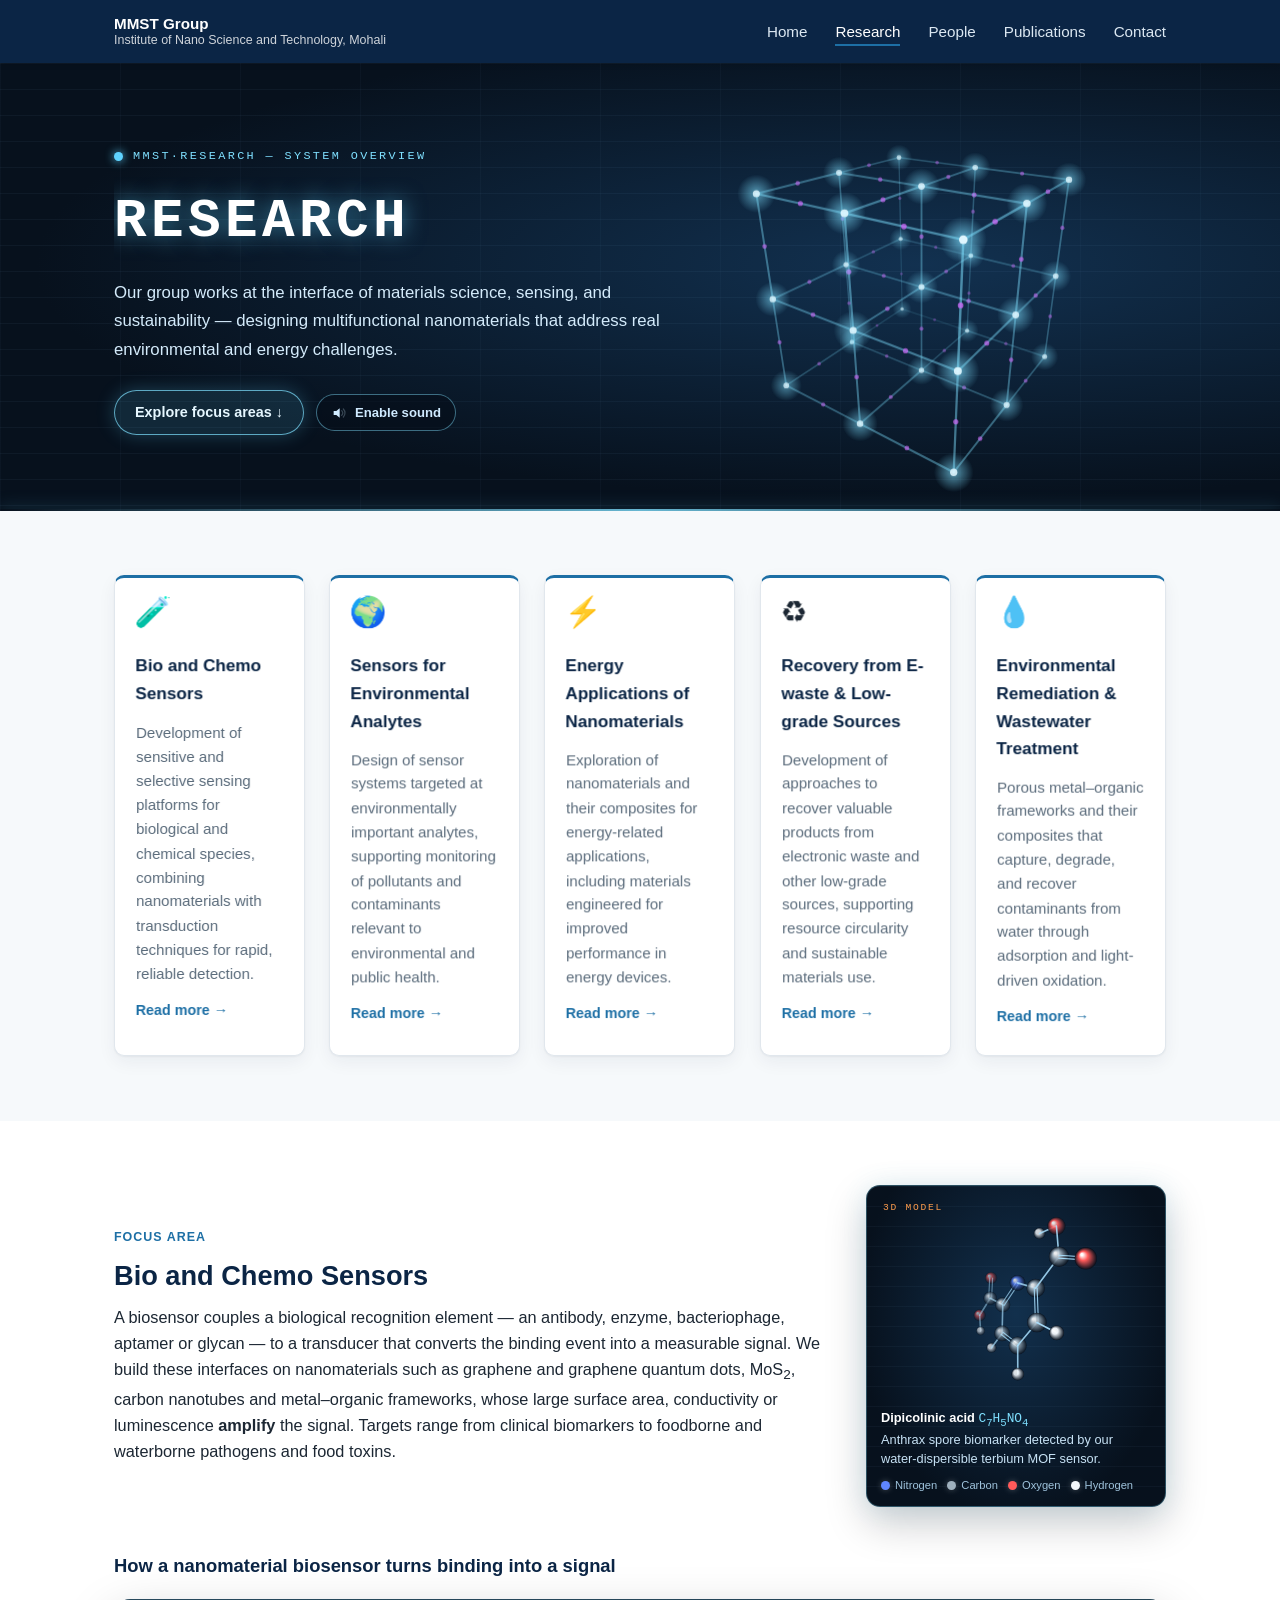
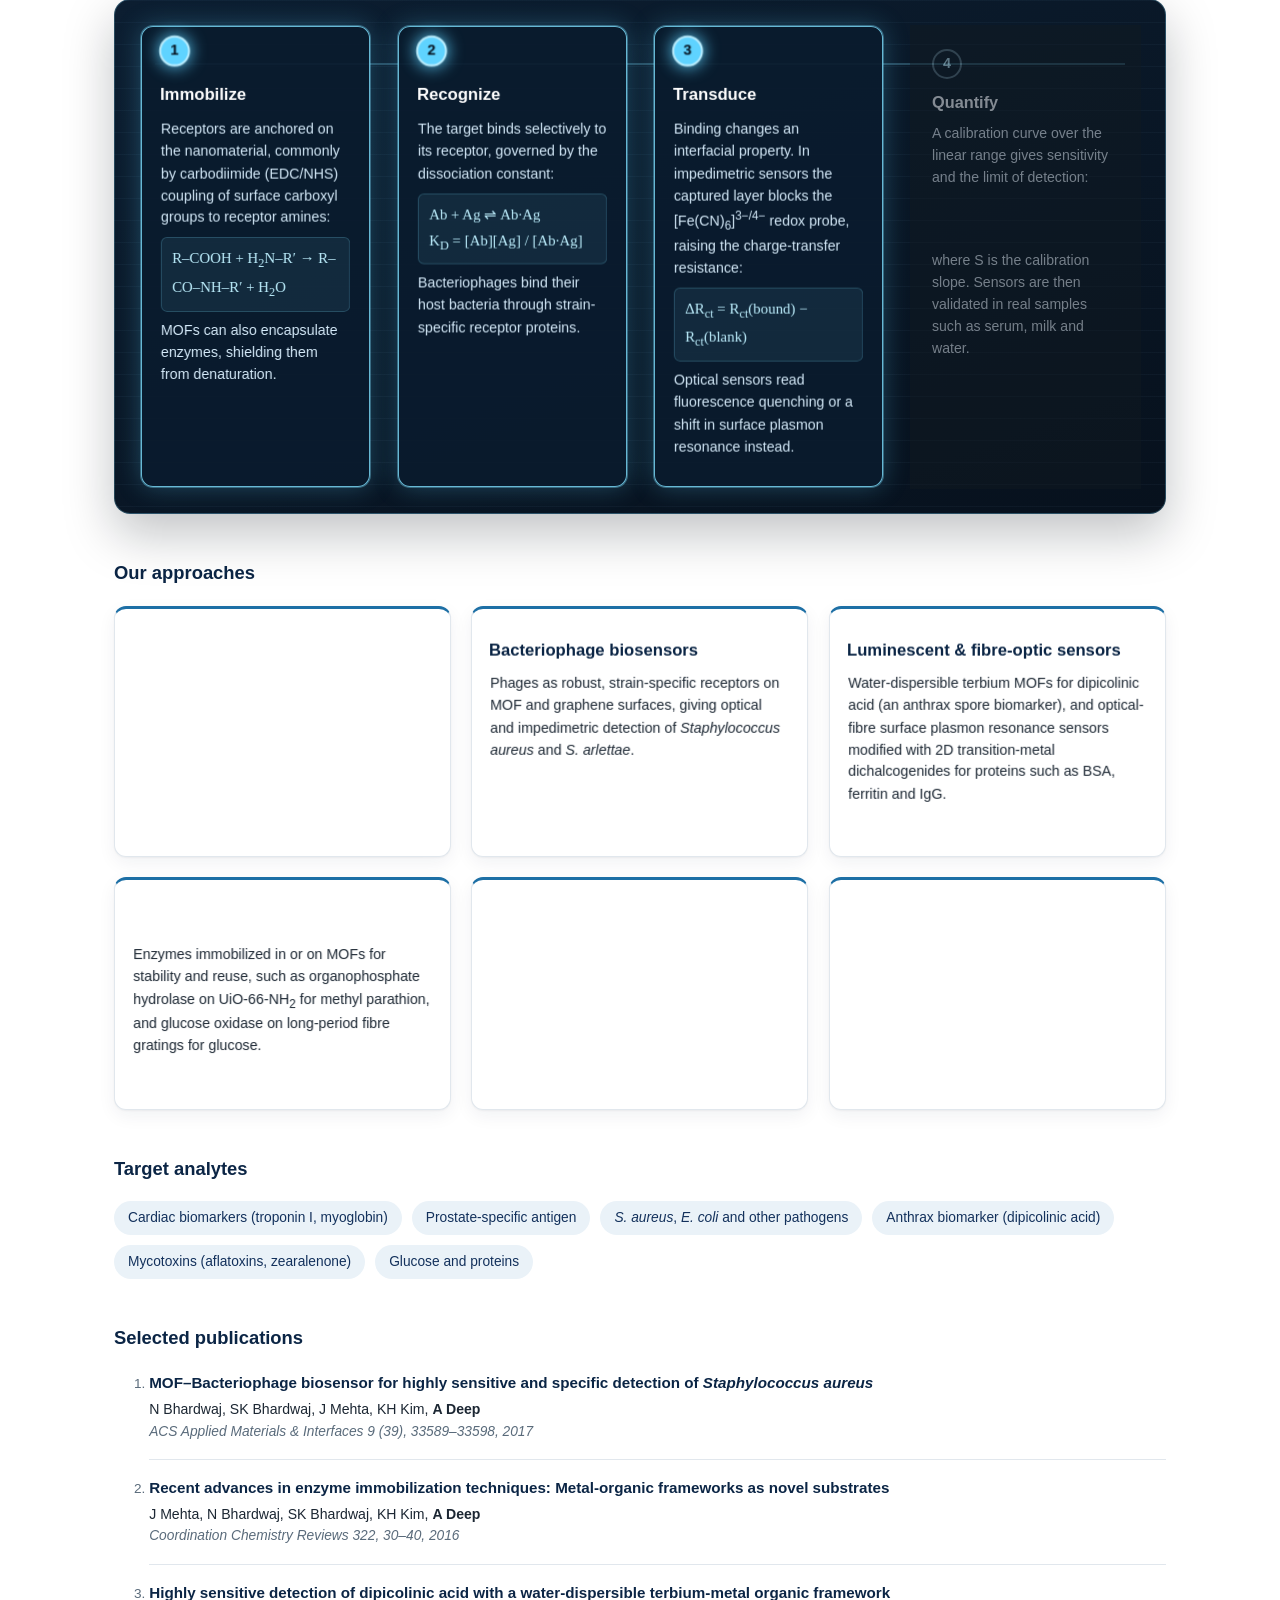
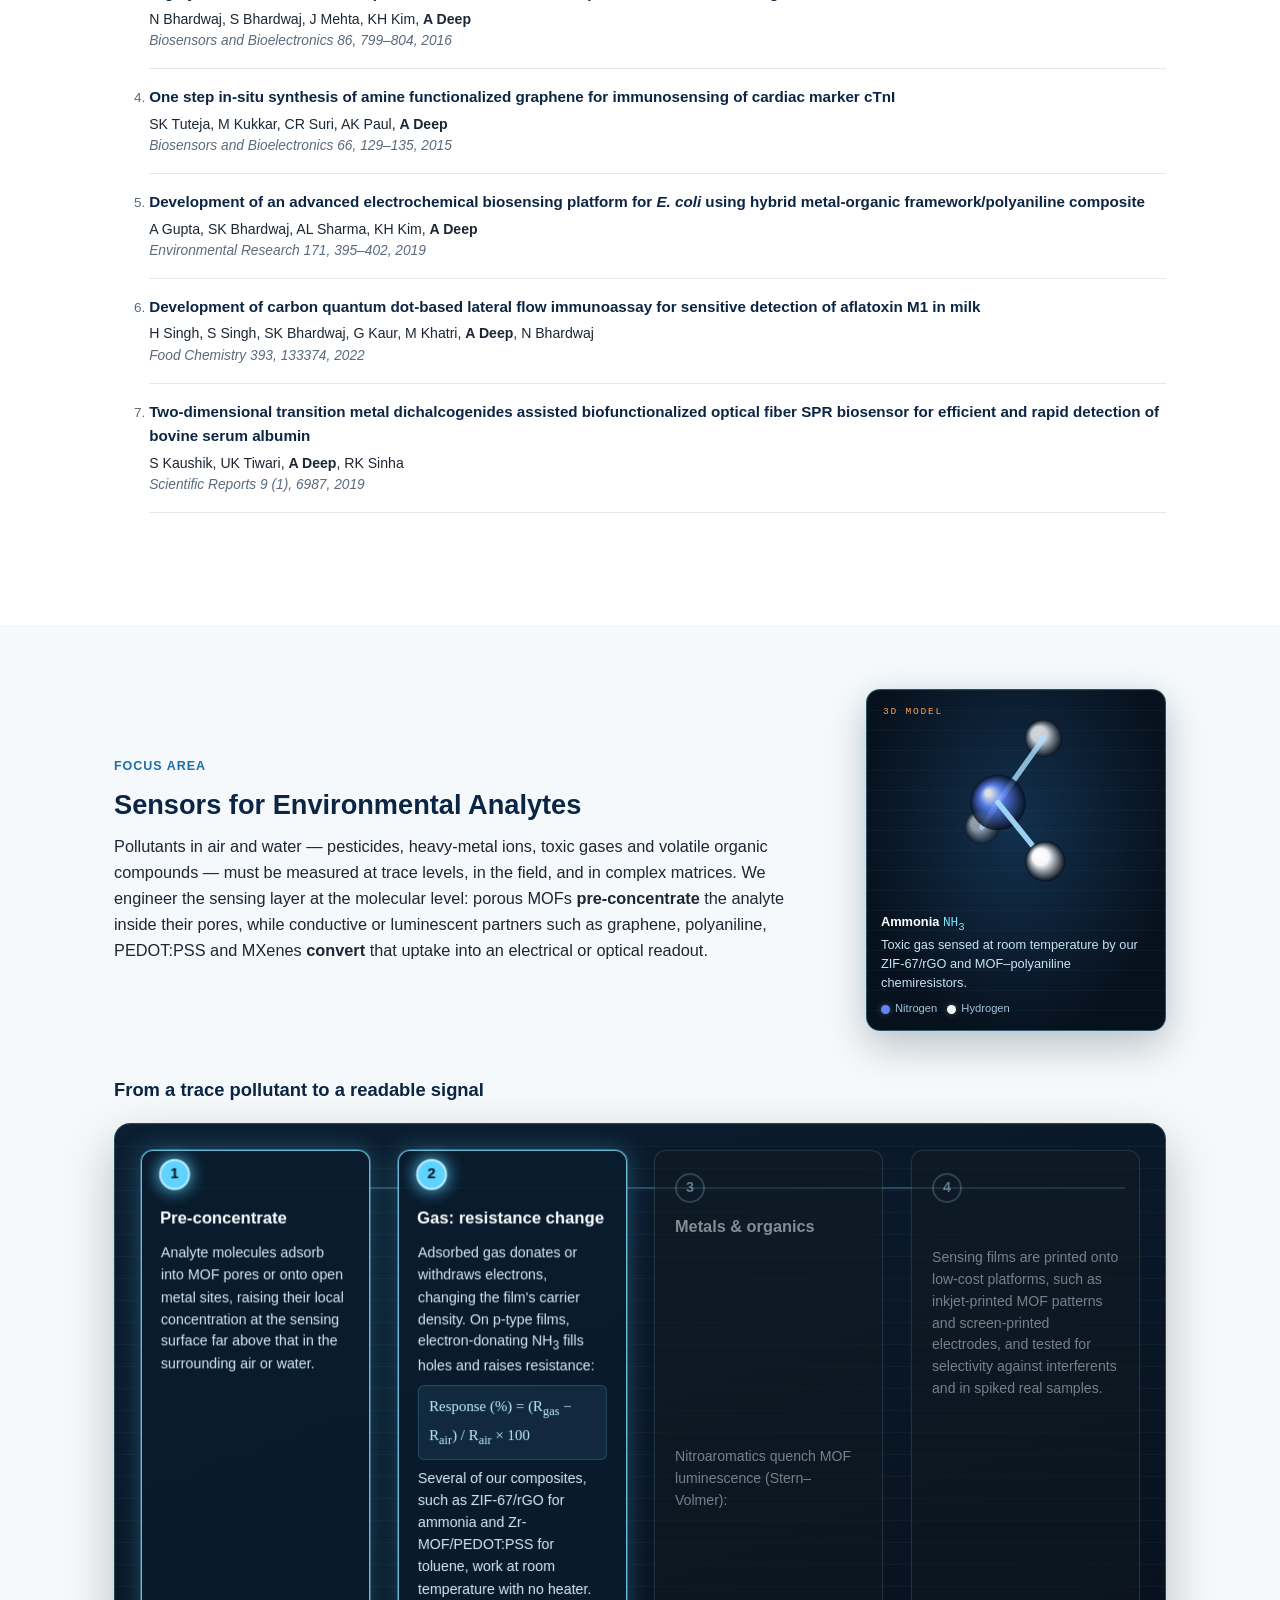
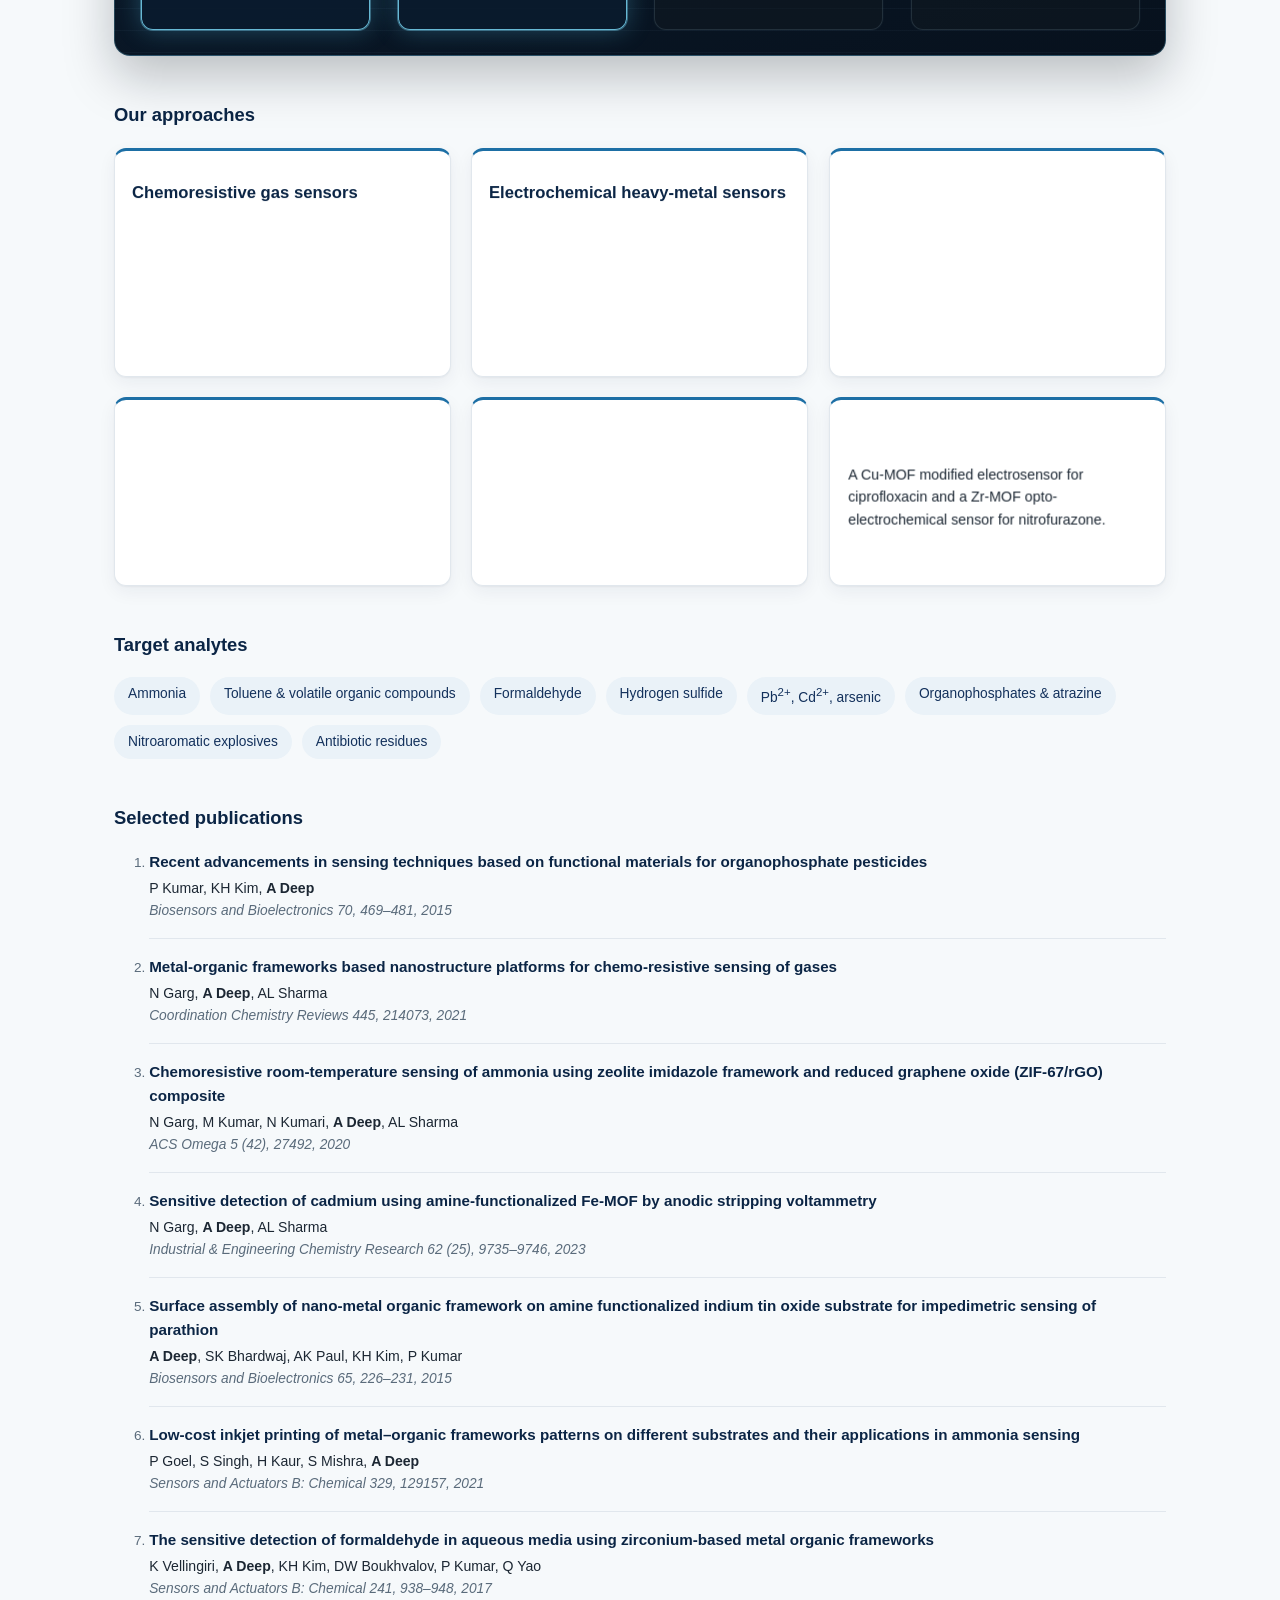
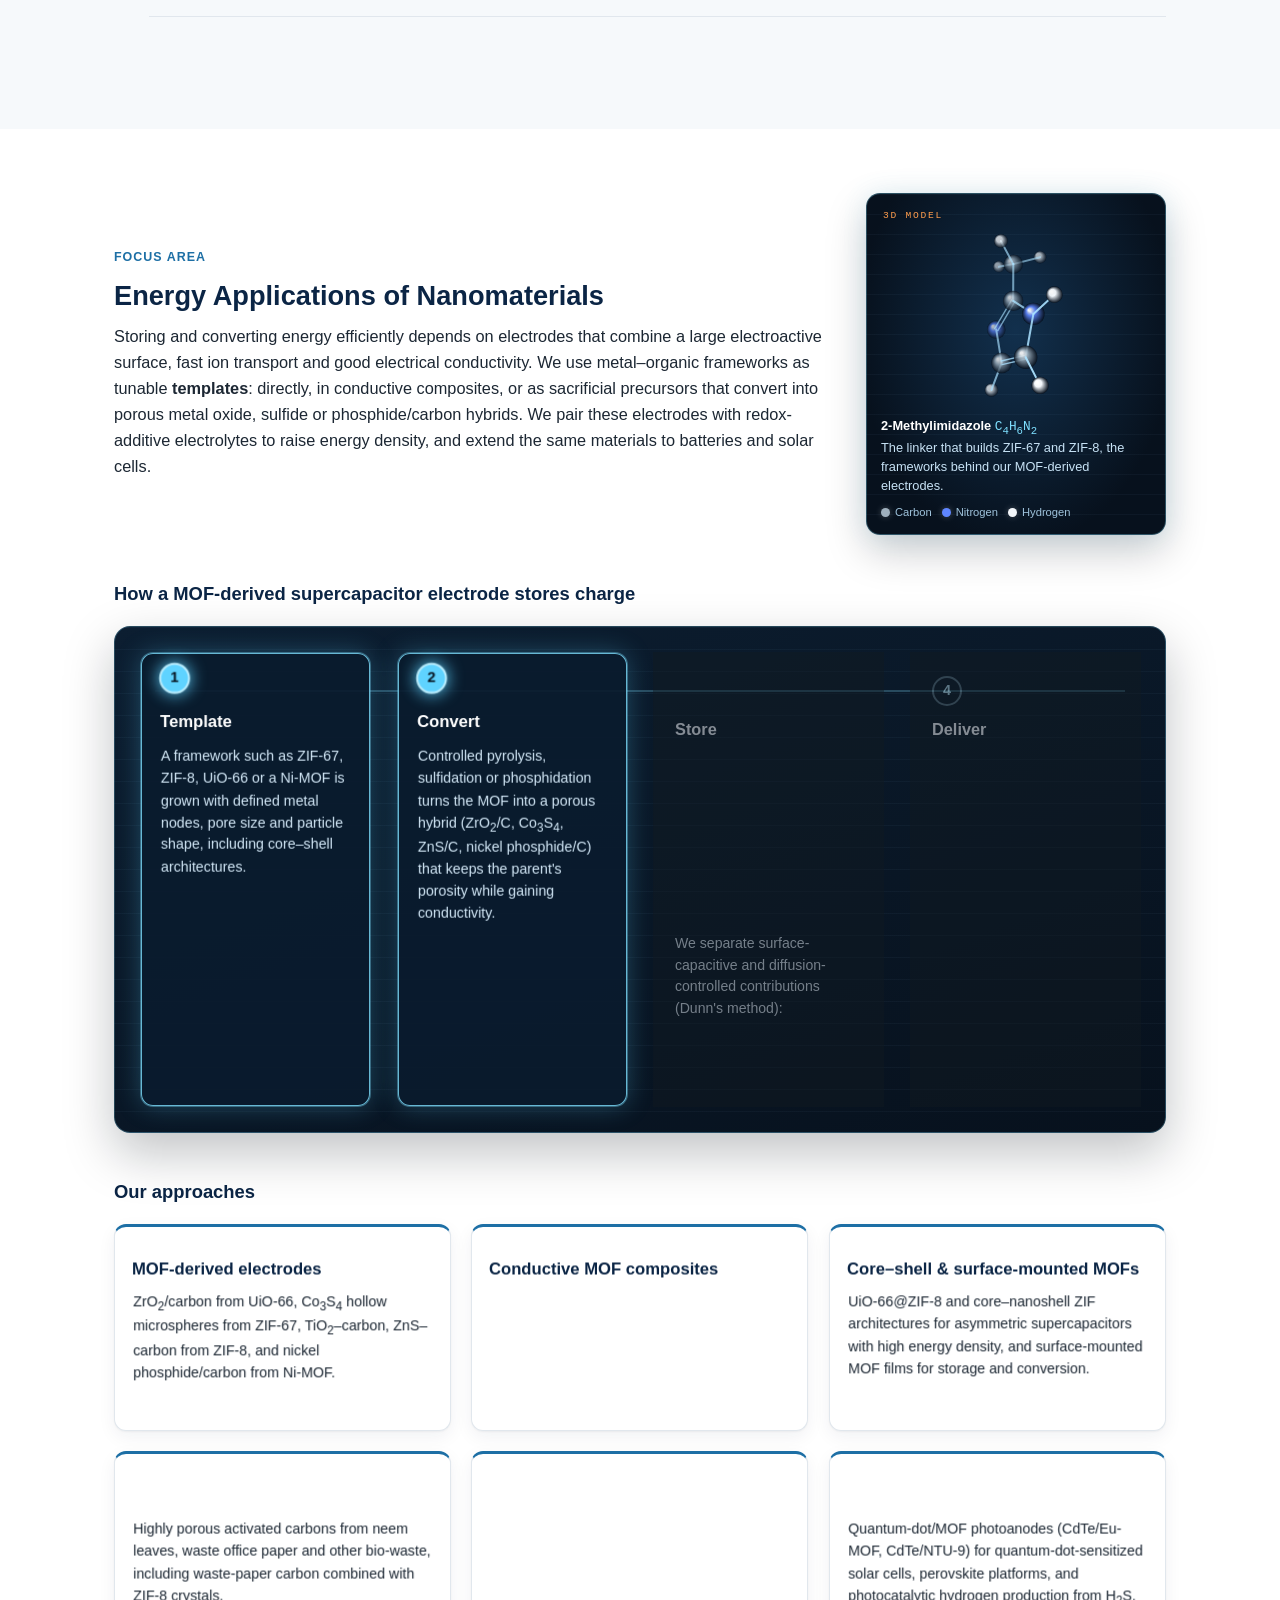
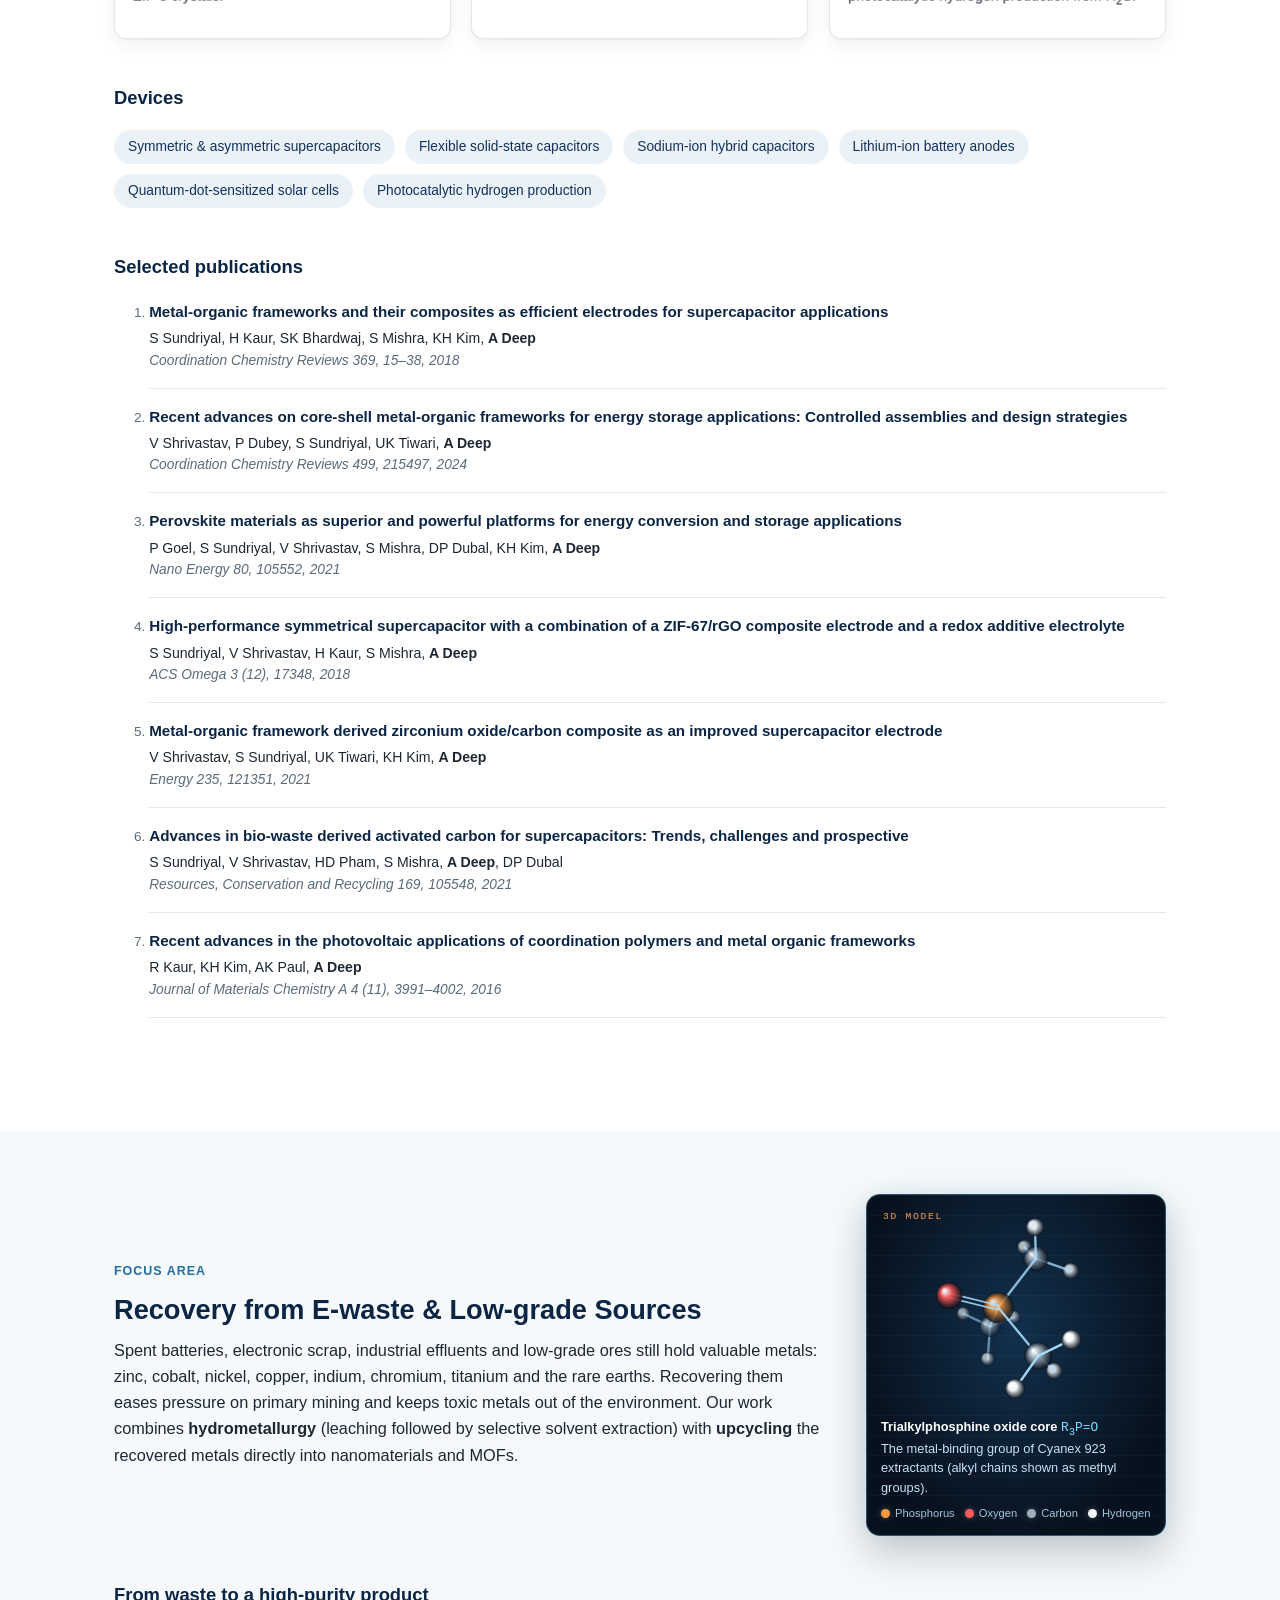
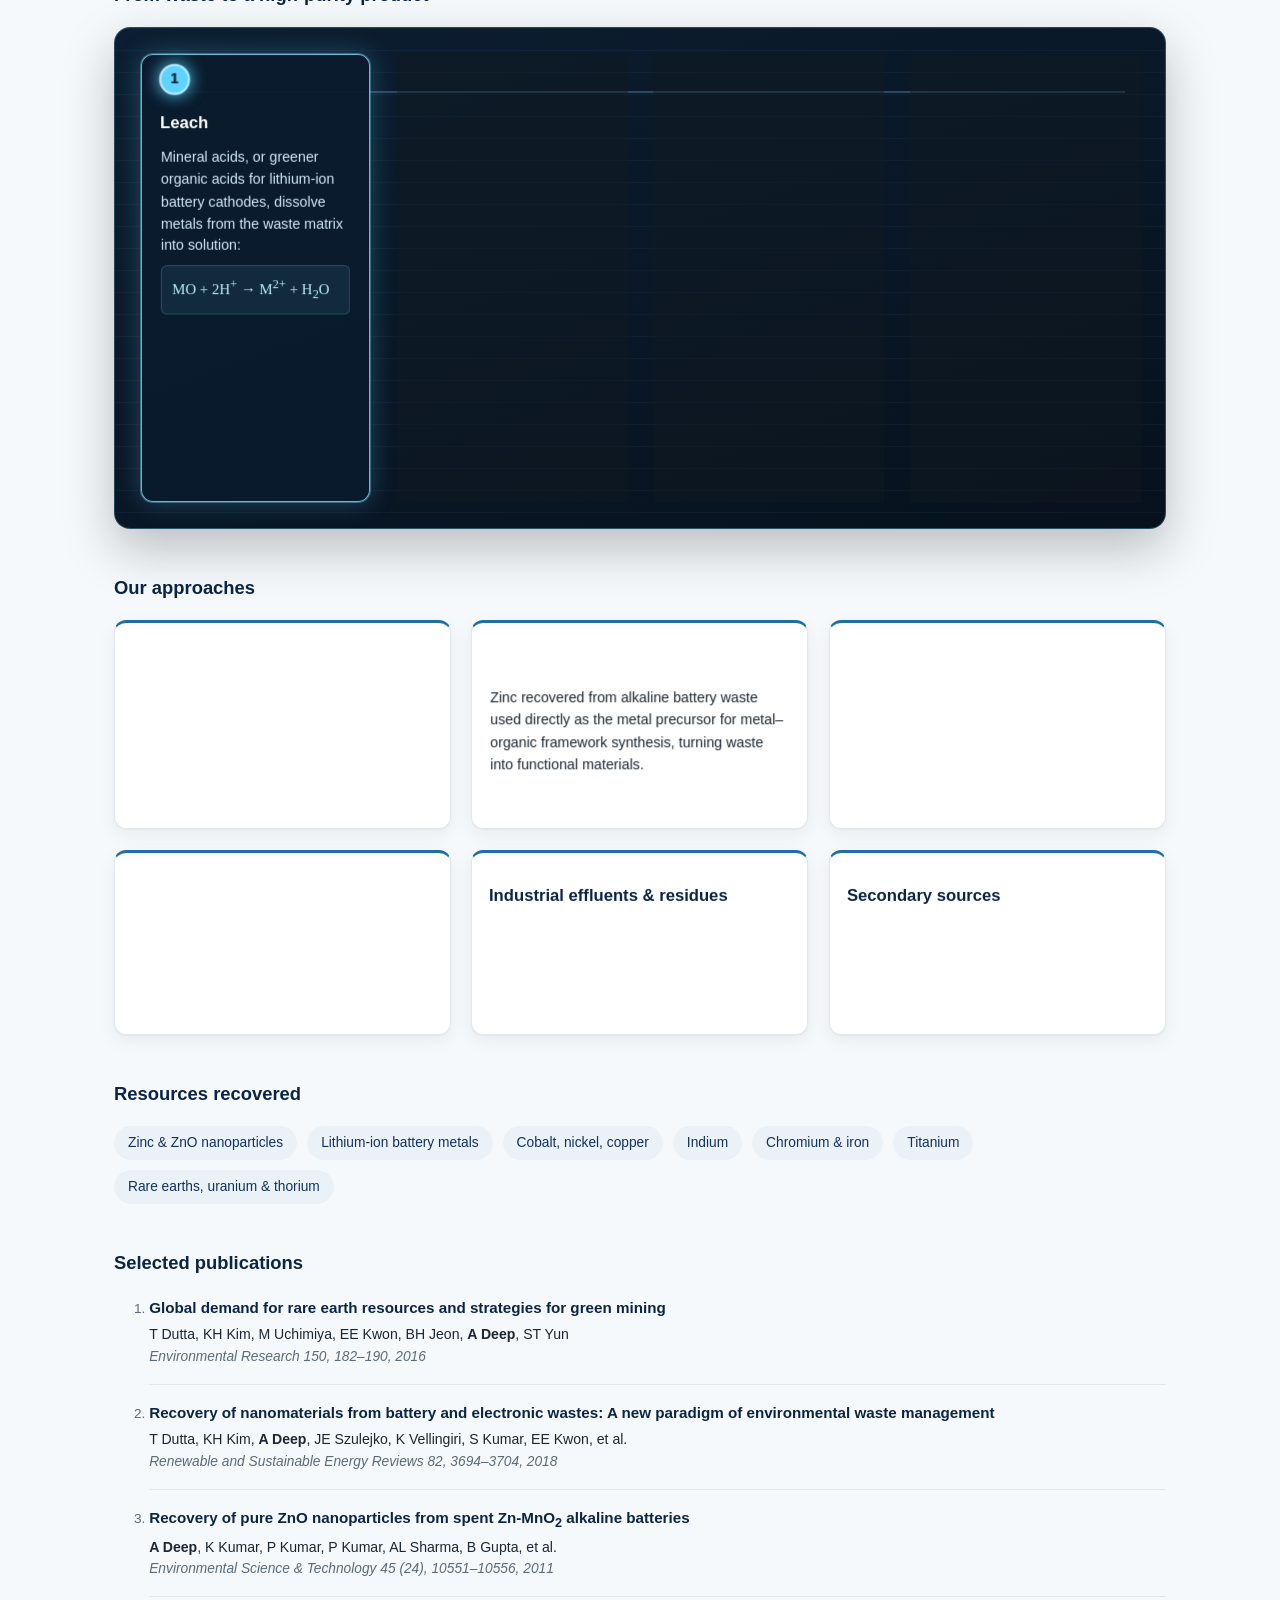
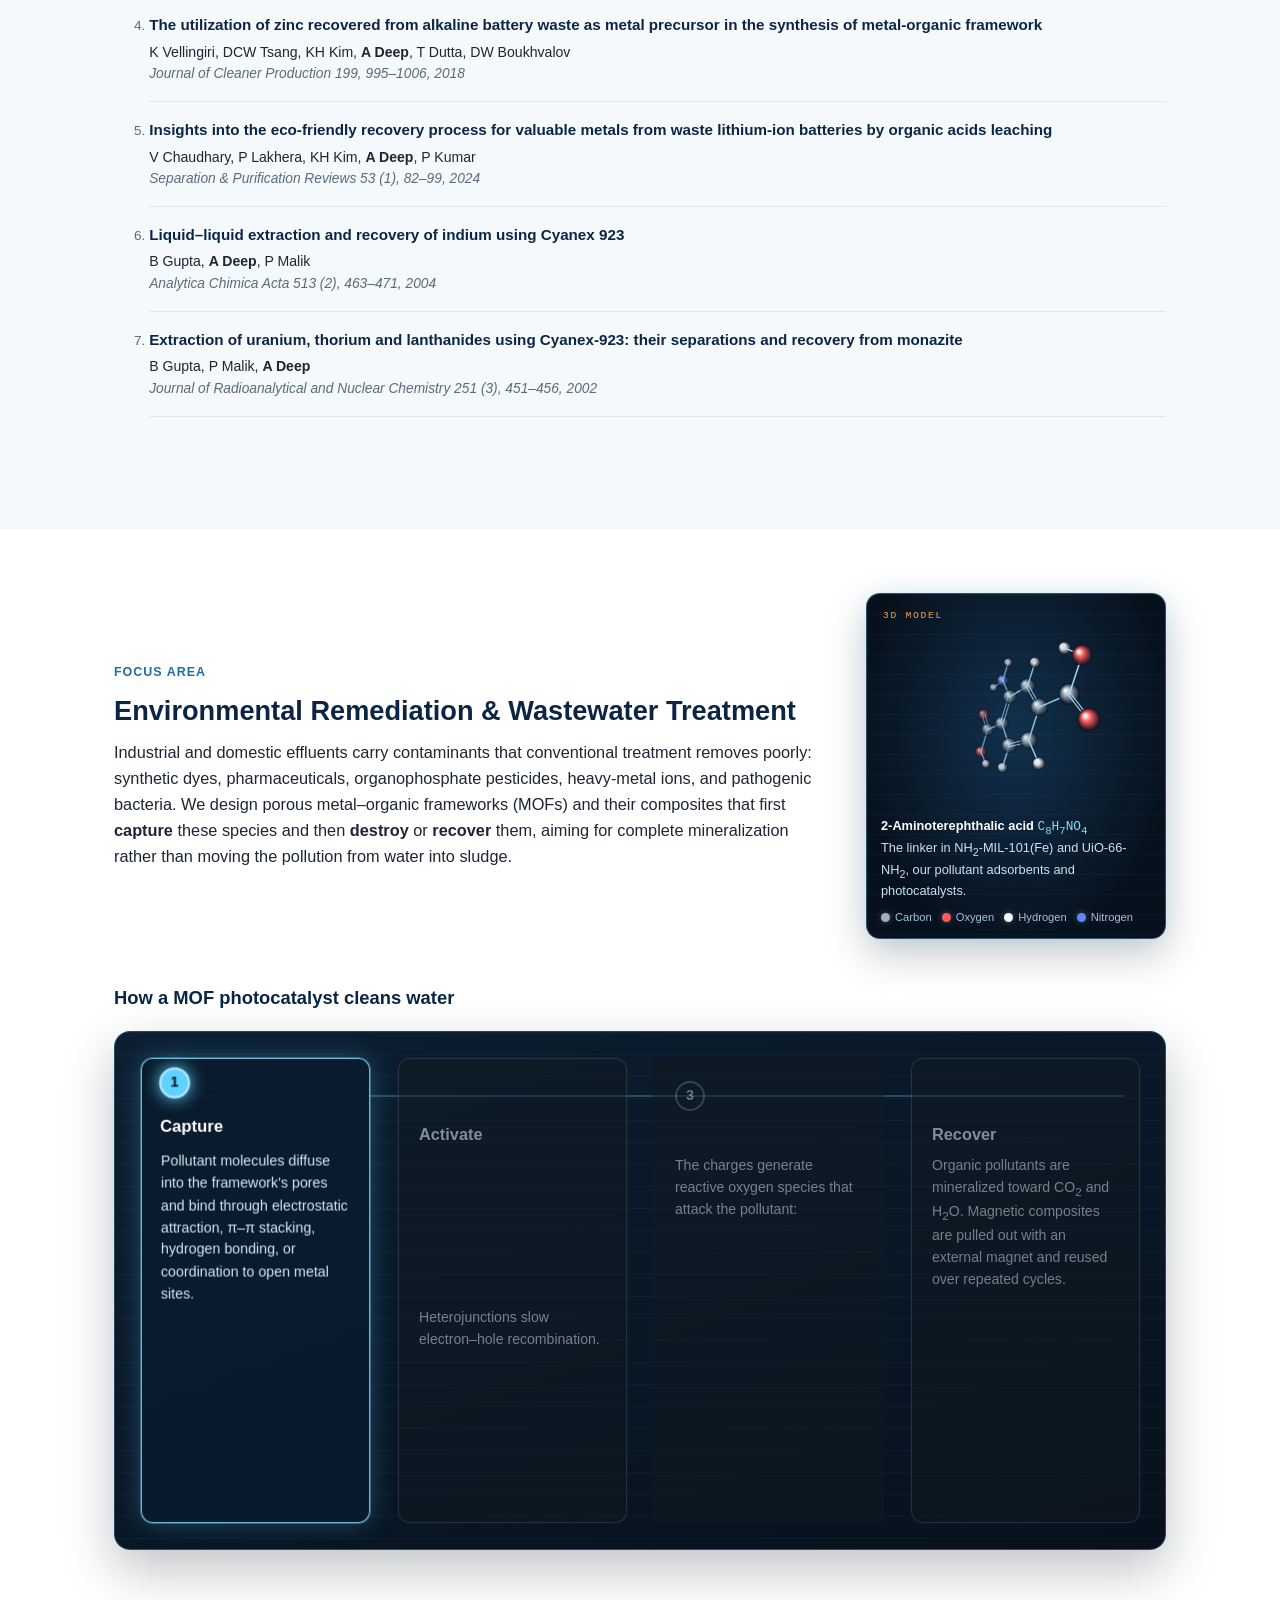
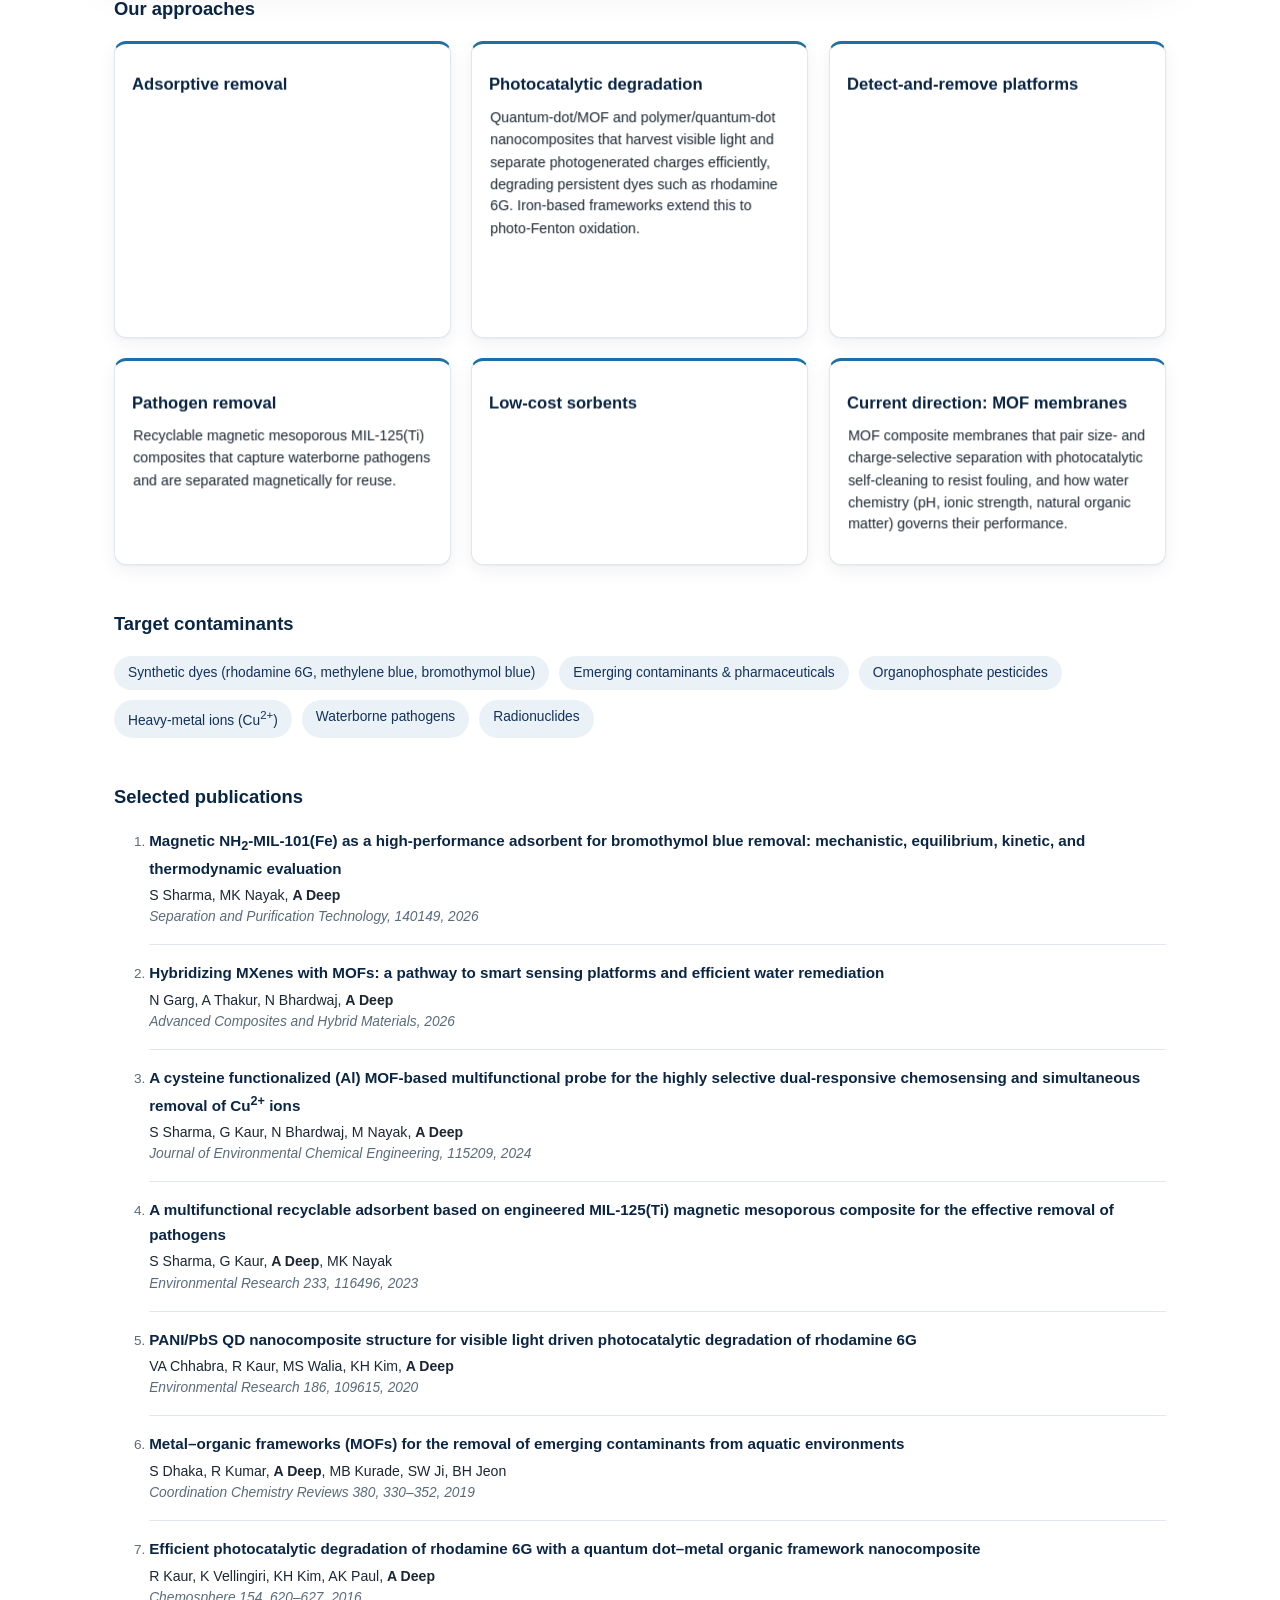
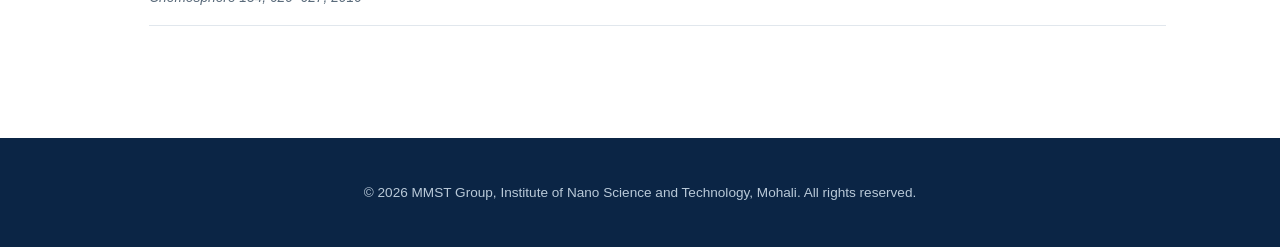
<file: research.html>
<!DOCTYPE html>
<html lang="en">
<head>
<meta charset="UTF-8">
<meta name="viewport" content="width=device-width, initial-scale=1.0">
<title>Research | MMST Group | INST Mohali</title>
<link rel="stylesheet" href="style.css?v=fdde05b">
</head>
<body>

<header class="site-header">
  <div class="nav-inner">
    <a class="brand" href="index.html">
      <span class="full-name">MMST Group
        <small>Institute of Nano Science and Technology, Mohali</small>
      </span>
    </a>
    <button class="nav-toggle" aria-label="Toggle menu">&#9776;</button>
    <nav class="main-nav">
      <ul>
        <li><a href="index.html">Home</a></li>
        <li><a href="research.html" class="active">Research</a></li>
        <li><a href="people.html">People</a></li>
        <li><a href="publications.html">Publications</a></li>
        <li><a href="contact.html">Contact</a></li>
      </ul>
    </nav>
  </div>
</header>

<section class="rs-hero">
  <canvas class="rs-lattice" aria-hidden="true"></canvas>
  <div class="wrap rs-hero-inner">
    <p class="rs-eyebrow"><span class="rs-dot"></span>MMST&middot;Research &mdash; system overview</p>
    <h1 class="rs-title">Research</h1>
    <p class="rs-lead">
      Our group works at the interface of materials science, sensing, and sustainability &mdash;
      designing multifunctional nanomaterials that address real environmental and energy
      challenges.
    </p>
    <div class="rs-actions">
      <a class="rs-explore" href="#focus-areas">Explore focus areas &darr;</a>
      <button class="ai-sound-toggle" type="button" aria-pressed="false" hidden>
        <svg viewBox="0 0 24 24" width="16" height="16" aria-hidden="true"><path d="M4 9v6h4l5 4V5L8 9H4z" fill="currentColor"/><path class="wave" d="M16 8.5a5 5 0 0 1 0 7M18.5 6a8.5 8.5 0 0 1 0 12" fill="none" stroke="currentColor" stroke-width="1.8" stroke-linecap="round"/></svg>
        <span class="label">Sound: off</span>
      </button>
    </div>
  </div>
</section>

<section class="alt" id="focus-areas">
  <div class="wrap">
    <div class="research-grid reveal">
      <div class="research-card tilt">
        <span class="icon">&#129514;</span>
        <h3>Bio and Chemo Sensors</h3>
        <p>Development of sensitive and selective sensing platforms for biological and chemical
        species, combining nanomaterials with transduction techniques for rapid, reliable detection.</p>
        <a class="more" href="#biosensors">Read more &rarr;</a>
      </div>
      <div class="research-card tilt">
        <span class="icon">&#127757;</span>
        <h3>Sensors for Environmental Analytes</h3>
        <p>Design of sensor systems targeted at environmentally important analytes, supporting
        monitoring of pollutants and contaminants relevant to environmental and public health.</p>
        <a class="more" href="#env-sensors">Read more &rarr;</a>
      </div>
      <div class="research-card tilt">
        <span class="icon">&#9889;</span>
        <h3>Energy Applications of Nanomaterials</h3>
        <p>Exploration of nanomaterials and their composites for energy-related applications,
        including materials engineered for improved performance in energy devices.</p>
        <a class="more" href="#energy">Read more &rarr;</a>
      </div>
      <div class="research-card tilt">
        <span class="icon">&#9851;</span>
        <h3>Recovery from E-waste &amp; Low-grade Sources</h3>
        <p>Development of approaches to recover valuable products from electronic waste and other
        low-grade sources, supporting resource circularity and sustainable materials use.</p>
        <a class="more" href="#recovery">Read more &rarr;</a>
      </div>
      <div class="research-card tilt">
        <span class="icon">&#128167;</span>
        <h3>Environmental Remediation &amp; Wastewater Treatment</h3>
        <p>Porous metal&ndash;organic frameworks and their composites that capture, degrade, and
        recover contaminants from water through adsorption and light-driven oxidation.</p>
        <a class="more" href="#remediation">Read more &rarr;</a>
      </div>
    </div>
  </div>
</section>

<section id="biosensors">
  <div class="wrap">
    <div class="fa-head">
      <div class="fa-text">
    <p class="eyebrow">Focus area</p>
    <h2 class="section-title">Bio and Chemo Sensors</h2>
    <p class="section-sub lead">
      A biosensor couples a biological recognition element &mdash; an antibody, enzyme,
      bacteriophage, aptamer or glycan &mdash; to a transducer that converts the binding event into a
      measurable signal. We build these interfaces on nanomaterials such as graphene and graphene
      quantum dots, MoS<sub>2</sub>, carbon nanotubes and metal&ndash;organic frameworks, whose large
      surface area, conductivity or luminescence <strong>amplify</strong> the signal. Targets range
      from clinical biomarkers to foodborne and waterborne pathogens and food toxins.
    </p>
      </div>
      <figure class="mol" data-mol="dpa">
        <div class="mol-view"><canvas role="img" aria-label="3D model of Dipicolinic acid"></canvas><span class="mol-tag">3D model</span></div>
        <figcaption><b>Dipicolinic acid</b> <span class="mol-formula">C<sub>7</sub>H<sub>5</sub>NO<sub>4</sub></span><br>Anthrax spore biomarker detected by our water-dispersible terbium MOF sensor.</figcaption>
        <div class="mol-legend" aria-hidden="true"></div>
      </figure>
    </div>

    <h3 class="sub-h">How a nanomaterial biosensor turns binding into a signal</h3>
    <div class="mech-band">
    <div class="mech-wire" aria-hidden="true"></div>
    <ol class="mech-flow reveal">
      <li class="mech-step tilt">
        <span class="step-num">1</span>
        <h4>Immobilize</h4>
        <p>Receptors are anchored on the nanomaterial, commonly by carbodiimide (EDC/NHS) coupling of
        surface carboxyl groups to receptor amines:</p>
        <p class="eq">R&ndash;COOH + H<sub>2</sub>N&ndash;R&prime; &rarr; R&ndash;CO&ndash;NH&ndash;R&prime; + H<sub>2</sub>O</p>
        <p>MOFs can also encapsulate enzymes, shielding them from denaturation.</p>
      </li>
      <li class="mech-step tilt">
        <span class="step-num">2</span>
        <h4>Recognize</h4>
        <p>The target binds selectively to its receptor, governed by the dissociation constant:</p>
        <p class="eq">Ab + Ag &#8652; Ab&middot;Ag<br>K<sub>D</sub> = [Ab][Ag] / [Ab&middot;Ag]</p>
        <p>Bacteriophages bind their host bacteria through strain-specific receptor proteins.</p>
      </li>
      <li class="mech-step tilt">
        <span class="step-num">3</span>
        <h4>Transduce</h4>
        <p>Binding changes an interfacial property. In impedimetric sensors the captured layer blocks
        the [Fe(CN)<sub>6</sub>]<sup>3&minus;/4&minus;</sup> redox probe, raising the charge-transfer
        resistance:</p>
        <p class="eq">&Delta;R<sub>ct</sub> = R<sub>ct</sub>(bound) &minus; R<sub>ct</sub>(blank)</p>
        <p>Optical sensors read fluorescence quenching or a shift in surface plasmon resonance instead.</p>
      </li>
      <li class="mech-step tilt">
        <span class="step-num">4</span>
        <h4>Quantify</h4>
        <p>A calibration curve over the linear range gives sensitivity and the limit of detection:</p>
        <p class="eq">LOD = 3&sigma;<sub>blank</sub> / S</p>
        <p>where S is the calibration slope. Sensors are then validated in real samples such as serum,
        milk and water.</p>
      </li>
    </ol>
    </div>

    <h3 class="sub-h">Our approaches</h3>
    <div class="approach-grid reveal">
      <div class="approach-card tilt">
        <h4>Electrochemical immunosensors</h4>
        <p>Label-free impedimetric and conductometric immunosensors built on graphene quantum dots,
        amine-functionalized graphene, gold nanoparticle&ndash;reduced graphene oxide and TCNQ-doped
        Cu-MOF films, for cardiac markers (troponin I, myoglobin) and prostate-specific antigen.</p>
      </div>
      <div class="approach-card tilt">
        <h4>Bacteriophage biosensors</h4>
        <p>Phages as robust, strain-specific receptors on MOF and graphene surfaces, giving
        optical and impedimetric detection of <em>Staphylococcus aureus</em> and <em>S. arlettae</em>.</p>
      </div>
      <div class="approach-card tilt">
        <h4>Luminescent &amp; fibre-optic sensors</h4>
        <p>Water-dispersible terbium MOFs for dipicolinic acid (an anthrax spore biomarker), and
        optical-fibre surface plasmon resonance sensors modified with 2D transition-metal
        dichalcogenides for proteins such as BSA, ferritin and IgG.</p>
      </div>
      <div class="approach-card tilt">
        <h4>Enzyme&ndash;MOF bioconjugates</h4>
        <p>Enzymes immobilized in or on MOFs for stability and reuse, such as organophosphate
        hydrolase on UiO-66-NH<sub>2</sub> for methyl parathion, and glucose oxidase on long-period
        fibre gratings for glucose.</p>
      </div>
      <div class="approach-card tilt">
        <h4>Food safety</h4>
        <p>Carbon quantum dot lateral-flow immunoassays for aflatoxin M1 in milk, MoS<sub>2</sub>
        quantum dot/MOF and MOF/MXene electrochemical sensors for aflatoxins, and a
        UiO-66-NH<sub>2</sub> fluorescent aptasensor for zearalenone in cereals.</p>
      </div>
      <div class="approach-card tilt">
        <h4>Pathogen detection</h4>
        <p>MOF/polyaniline and MIL-53/PEDOT electrodes and terbium-MOF optical probes for
        <em>E. coli</em>, and glyco-conjugated MOFs for fluorescent detection of bacteria.</p>
      </div>
    </div>

    <h3 class="sub-h">Target analytes</h3>
    <ul class="chips">
      <li>Cardiac biomarkers (troponin I, myoglobin)</li>
      <li>Prostate-specific antigen</li>
      <li><em>S. aureus</em>, <em>E. coli</em> and other pathogens</li>
      <li>Anthrax biomarker (dipicolinic acid)</li>
      <li>Mycotoxins (aflatoxins, zearalenone)</li>
      <li>Glucose and proteins</li>
    </ul>

    <h3 class="sub-h">Selected publications</h3>
    <ol class="pub-list">
      <li><div class="pub-title">MOF&ndash;Bacteriophage biosensor for highly sensitive and specific detection of <em>Staphylococcus aureus</em></div>
        <div class="pub-authors">N Bhardwaj, SK Bhardwaj, J Mehta, KH Kim, <strong>A Deep</strong></div>
        <div class="pub-venue">ACS Applied Materials &amp; Interfaces 9 (39), 33589&ndash;33598, 2017</div></li>
      <li><div class="pub-title">Recent advances in enzyme immobilization techniques: Metal-organic frameworks as novel substrates</div>
        <div class="pub-authors">J Mehta, N Bhardwaj, SK Bhardwaj, KH Kim, <strong>A Deep</strong></div>
        <div class="pub-venue">Coordination Chemistry Reviews 322, 30&ndash;40, 2016</div></li>
      <li><div class="pub-title">Highly sensitive detection of dipicolinic acid with a water-dispersible terbium-metal organic framework</div>
        <div class="pub-authors">N Bhardwaj, S Bhardwaj, J Mehta, KH Kim, <strong>A Deep</strong></div>
        <div class="pub-venue">Biosensors and Bioelectronics 86, 799&ndash;804, 2016</div></li>
      <li><div class="pub-title">One step in-situ synthesis of amine functionalized graphene for immunosensing of cardiac marker cTnI</div>
        <div class="pub-authors">SK Tuteja, M Kukkar, CR Suri, AK Paul, <strong>A Deep</strong></div>
        <div class="pub-venue">Biosensors and Bioelectronics 66, 129&ndash;135, 2015</div></li>
      <li><div class="pub-title">Development of an advanced electrochemical biosensing platform for <em>E. coli</em> using hybrid metal-organic framework/polyaniline composite</div>
        <div class="pub-authors">A Gupta, SK Bhardwaj, AL Sharma, KH Kim, <strong>A Deep</strong></div>
        <div class="pub-venue">Environmental Research 171, 395&ndash;402, 2019</div></li>
      <li><div class="pub-title">Development of carbon quantum dot-based lateral flow immunoassay for sensitive detection of aflatoxin M1 in milk</div>
        <div class="pub-authors">H Singh, S Singh, SK Bhardwaj, G Kaur, M Khatri, <strong>A Deep</strong>, N Bhardwaj</div>
        <div class="pub-venue">Food Chemistry 393, 133374, 2022</div></li>
      <li><div class="pub-title">Two-dimensional transition metal dichalcogenides assisted biofunctionalized optical fiber SPR biosensor for efficient and rapid detection of bovine serum albumin</div>
        <div class="pub-authors">S Kaushik, UK Tiwari, <strong>A Deep</strong>, RK Sinha</div>
        <div class="pub-venue">Scientific Reports 9 (1), 6987, 2019</div></li>
    </ol>
  </div>
</section>

<section id="env-sensors" class="alt">
  <div class="wrap">
    <div class="fa-head">
      <div class="fa-text">
    <p class="eyebrow">Focus area</p>
    <h2 class="section-title">Sensors for Environmental Analytes</h2>
    <p class="section-sub lead">
      Pollutants in air and water &mdash; pesticides, heavy-metal ions, toxic gases and volatile organic
      compounds &mdash; must be measured at trace levels, in the field, and in complex matrices. We
      engineer the sensing layer at the molecular level: porous MOFs <strong>pre-concentrate</strong>
      the analyte inside their pores, while conductive or luminescent partners such as graphene,
      polyaniline, PEDOT:PSS and MXenes <strong>convert</strong> that uptake into an electrical or
      optical readout.
    </p>
      </div>
      <figure class="mol" data-mol="nh3">
        <div class="mol-view"><canvas role="img" aria-label="3D model of Ammonia"></canvas><span class="mol-tag">3D model</span></div>
        <figcaption><b>Ammonia</b> <span class="mol-formula">NH<sub>3</sub></span><br>Toxic gas sensed at room temperature by our ZIF-67/rGO and MOF&ndash;polyaniline chemiresistors.</figcaption>
        <div class="mol-legend" aria-hidden="true"></div>
      </figure>
    </div>

    <h3 class="sub-h">From a trace pollutant to a readable signal</h3>
    <div class="mech-band">
    <div class="mech-wire" aria-hidden="true"></div>
    <ol class="mech-flow reveal">
      <li class="mech-step tilt">
        <span class="step-num">1</span>
        <h4>Pre-concentrate</h4>
        <p>Analyte molecules adsorb into MOF pores or onto open metal sites, raising their local
        concentration at the sensing surface far above that in the surrounding air or water.</p>
      </li>
      <li class="mech-step tilt">
        <span class="step-num">2</span>
        <h4>Gas: resistance change</h4>
        <p>Adsorbed gas donates or withdraws electrons, changing the film's carrier density. On
        p-type films, electron-donating NH<sub>3</sub> fills holes and raises resistance:</p>
        <p class="eq">Response (%) = (R<sub>gas</sub> &minus; R<sub>air</sub>) / R<sub>air</sub> &times; 100</p>
        <p>Several of our composites, such as ZIF-67/rGO for ammonia and Zr-MOF/PEDOT:PSS for toluene, work at room temperature with no heater.</p>
      </li>
      <li class="mech-step tilt">
        <span class="step-num">3</span>
        <h4>Metals &amp; organics</h4>
        <p>Heavy metals are measured by anodic stripping voltammetry: deposit, then re-oxidize to a
        current peak proportional to concentration:</p>
        <p class="eq">M<sup>2+</sup> + 2e<sup>&minus;</sup> &rarr; M<sup>0</sup> &nbsp;&rarr;&nbsp; M<sup>0</sup> &rarr; M<sup>2+</sup> + 2e<sup>&minus;</sup></p>
        <p>Nitroaromatics quench MOF luminescence (Stern&ndash;Volmer):</p>
        <p class="eq">I<sub>0</sub> / I = 1 + K<sub>SV</sub>[Q]</p>
      </li>
      <li class="mech-step tilt">
        <span class="step-num">4</span>
        <h4>Deploy</h4>
        <p>Sensing films are printed onto low-cost platforms, such as inkjet-printed MOF patterns and
        screen-printed electrodes, and tested for selectivity against interferents and in spiked
        real samples.</p>
      </li>
    </ol>
    </div>

    <h3 class="sub-h">Our approaches</h3>
    <div class="approach-grid reveal">
      <div class="approach-card tilt">
        <h4>Chemoresistive gas sensors</h4>
        <p>Room-temperature ammonia sensing with ZIF-67/reduced graphene oxide, Cu-MOF&ndash;graphene&ndash;polyaniline
        and nanostructured polyaniline films; toluene sensing with Zr-MOF/PEDOT:PSS; and low-cost
        inkjet-printed MOF patterns.</p>
      </div>
      <div class="approach-card tilt">
        <h4>Electrochemical heavy-metal sensors</h4>
        <p>Anodic stripping voltammetry on amine-functionalized Fe-MOF for cadmium, and on ZIF-67/rGO
        for simultaneous detection of lead and cadmium.</p>
      </div>
      <div class="approach-card tilt">
        <h4>Pesticide sensors</h4>
        <p>Impedimetric parathion sensors from nano-MOF films on amine-functionalized ITO, antibody-functionalized
        Cu-MOF films for atrazine, and luminescent MOF-5 for nitro-containing organophosphates.</p>
      </div>
      <div class="approach-card tilt">
        <h4>Luminescent MOF probes</h4>
        <p>Turn-off detection of nitroaromatics such as nitrobenzene and trinitrotoluene, and of
        formaldehyde in water, using Zr- and lanthanide-based frameworks.</p>
      </div>
      <div class="approach-card tilt">
        <h4>Optical heavy-metal probes</h4>
        <p>Surface-functionalized carbon dots for dual-mode detection of Pb<sup>2+</sup>, building on our
        reviews of fluorescent and noble-metal colorimetric sensors for lead.</p>
      </div>
      <div class="approach-card tilt">
        <h4>Antibiotic residues</h4>
        <p>A Cu-MOF modified electrosensor for ciprofloxacin and a Zr-MOF opto-electrochemical sensor
        for nitrofurazone.</p>
      </div>
    </div>

    <h3 class="sub-h">Target analytes</h3>
    <ul class="chips">
      <li>Ammonia</li>
      <li>Toluene &amp; volatile organic compounds</li>
      <li>Formaldehyde</li>
      <li>Hydrogen sulfide</li>
      <li>Pb<sup>2+</sup>, Cd<sup>2+</sup>, arsenic</li>
      <li>Organophosphates &amp; atrazine</li>
      <li>Nitroaromatic explosives</li>
      <li>Antibiotic residues</li>
    </ul>

    <h3 class="sub-h">Selected publications</h3>
    <ol class="pub-list">
      <li><div class="pub-title">Recent advancements in sensing techniques based on functional materials for organophosphate pesticides</div>
        <div class="pub-authors">P Kumar, KH Kim, <strong>A Deep</strong></div>
        <div class="pub-venue">Biosensors and Bioelectronics 70, 469&ndash;481, 2015</div></li>
      <li><div class="pub-title">Metal-organic frameworks based nanostructure platforms for chemo-resistive sensing of gases</div>
        <div class="pub-authors">N Garg, <strong>A Deep</strong>, AL Sharma</div>
        <div class="pub-venue">Coordination Chemistry Reviews 445, 214073, 2021</div></li>
      <li><div class="pub-title">Chemoresistive room-temperature sensing of ammonia using zeolite imidazole framework and reduced graphene oxide (ZIF-67/rGO) composite</div>
        <div class="pub-authors">N Garg, M Kumar, N Kumari, <strong>A Deep</strong>, AL Sharma</div>
        <div class="pub-venue">ACS Omega 5 (42), 27492, 2020</div></li>
      <li><div class="pub-title">Sensitive detection of cadmium using amine-functionalized Fe-MOF by anodic stripping voltammetry</div>
        <div class="pub-authors">N Garg, <strong>A Deep</strong>, AL Sharma</div>
        <div class="pub-venue">Industrial &amp; Engineering Chemistry Research 62 (25), 9735&ndash;9746, 2023</div></li>
      <li><div class="pub-title">Surface assembly of nano-metal organic framework on amine functionalized indium tin oxide substrate for impedimetric sensing of parathion</div>
        <div class="pub-authors"><strong>A Deep</strong>, SK Bhardwaj, AK Paul, KH Kim, P Kumar</div>
        <div class="pub-venue">Biosensors and Bioelectronics 65, 226&ndash;231, 2015</div></li>
      <li><div class="pub-title">Low-cost inkjet printing of metal&ndash;organic frameworks patterns on different substrates and their applications in ammonia sensing</div>
        <div class="pub-authors">P Goel, S Singh, H Kaur, S Mishra, <strong>A Deep</strong></div>
        <div class="pub-venue">Sensors and Actuators B: Chemical 329, 129157, 2021</div></li>
      <li><div class="pub-title">The sensitive detection of formaldehyde in aqueous media using zirconium-based metal organic frameworks</div>
        <div class="pub-authors">K Vellingiri, <strong>A Deep</strong>, KH Kim, DW Boukhvalov, P Kumar, Q Yao</div>
        <div class="pub-venue">Sensors and Actuators B: Chemical 241, 938&ndash;948, 2017</div></li>
    </ol>
  </div>
</section>

<section id="energy">
  <div class="wrap">
    <div class="fa-head">
      <div class="fa-text">
    <p class="eyebrow">Focus area</p>
    <h2 class="section-title">Energy Applications of Nanomaterials</h2>
    <p class="section-sub lead">
      Storing and converting energy efficiently depends on electrodes that combine a large
      electroactive surface, fast ion transport and good electrical conductivity. We use
      metal&ndash;organic frameworks as tunable <strong>templates</strong>: directly, in conductive
      composites, or as sacrificial precursors that convert into porous metal oxide, sulfide or
      phosphide/carbon hybrids. We pair these electrodes with redox-additive electrolytes to raise
      energy density, and extend the same materials to batteries and solar cells.
    </p>
      </div>
      <figure class="mol" data-mol="mim">
        <div class="mol-view"><canvas role="img" aria-label="3D model of 2-Methylimidazole"></canvas><span class="mol-tag">3D model</span></div>
        <figcaption><b>2-Methylimidazole</b> <span class="mol-formula">C<sub>4</sub>H<sub>6</sub>N<sub>2</sub></span><br>The linker that builds ZIF-67 and ZIF-8, the frameworks behind our MOF-derived electrodes.</figcaption>
        <div class="mol-legend" aria-hidden="true"></div>
      </figure>
    </div>

    <h3 class="sub-h">How a MOF-derived supercapacitor electrode stores charge</h3>
    <div class="mech-band">
    <div class="mech-wire" aria-hidden="true"></div>
    <ol class="mech-flow reveal">
      <li class="mech-step tilt">
        <span class="step-num">1</span>
        <h4>Template</h4>
        <p>A framework such as ZIF-67, ZIF-8, UiO-66 or a Ni-MOF is grown with defined metal nodes,
        pore size and particle shape, including core&ndash;shell architectures.</p>
      </li>
      <li class="mech-step tilt">
        <span class="step-num">2</span>
        <h4>Convert</h4>
        <p>Controlled pyrolysis, sulfidation or phosphidation turns the MOF into a porous hybrid
        (ZrO<sub>2</sub>/C, Co<sub>3</sub>S<sub>4</sub>, ZnS/C, nickel phosphide/C) that keeps the
        parent's porosity while gaining conductivity.</p>
      </li>
      <li class="mech-step tilt">
        <span class="step-num">3</span>
        <h4>Store</h4>
        <p>Charge is held by double-layer adsorption and by fast surface redox, e.g. for nickel sites in
        alkaline electrolyte:</p>
        <p class="eq">Ni(OH)<sub>2</sub> + OH<sup>&minus;</sup> &#8652; NiOOH + H<sub>2</sub>O + e<sup>&minus;</sup></p>
        <p>We separate surface-capacitive and diffusion-controlled contributions (Dunn's method):</p>
        <p class="eq">i(V) = k<sub>1</sub>&nu; + k<sub>2</sub>&nu;<sup>1/2</sup></p>
      </li>
      <li class="mech-step tilt">
        <span class="step-num">4</span>
        <h4>Deliver</h4>
        <p>Energy grows with the square of the cell voltage, so widening the stable window (our
        1.8&nbsp;V symmetric and 2&nbsp;V flexible solid-state devices) pays off quickly:</p>
        <p class="eq">E = &frac12; C V<sup>2</sup><br>P<sub>max</sub> = V<sup>2</sup> / 4R<sub>s</sub></p>
      </li>
    </ol>
    </div>

    <h3 class="sub-h">Our approaches</h3>
    <div class="approach-grid reveal">
      <div class="approach-card tilt">
        <h4>MOF-derived electrodes</h4>
        <p>ZrO<sub>2</sub>/carbon from UiO-66, Co<sub>3</sub>S<sub>4</sub> hollow microspheres from ZIF-67,
        TiO<sub>2</sub>&ndash;carbon, ZnS&ndash;carbon from ZIF-8, and nickel phosphide/carbon from Ni-MOF.</p>
      </div>
      <div class="approach-card tilt">
        <h4>Conductive MOF composites</h4>
        <p>ZIF-67/rGO, nickel-intercalated ZIF-67/rGO, ZIF-67/PEDOT and TCNQ-doped Cu-MOF electrodes
        for all-solid-state symmetric supercapacitors, often with redox-additive electrolytes.</p>
      </div>
      <div class="approach-card tilt">
        <h4>Core&ndash;shell &amp; surface-mounted MOFs</h4>
        <p>UiO-66@ZIF-8 and core&ndash;nanoshell ZIF architectures for asymmetric supercapacitors with
        high energy density, and surface-mounted MOF films for storage and conversion.</p>
      </div>
      <div class="approach-card tilt">
        <h4>Waste-derived carbons</h4>
        <p>Highly porous activated carbons from neem leaves, waste office paper and other bio-waste,
        including waste-paper carbon combined with ZIF-8 crystals.</p>
      </div>
      <div class="approach-card tilt">
        <h4>Batteries</h4>
        <p>MOFs and their derivatives as lithium-ion battery anodes, and ZnS/carbon composites for
        flexible sodium-ion hybrid capacitors.</p>
      </div>
      <div class="approach-card tilt">
        <h4>Solar energy conversion</h4>
        <p>Quantum-dot/MOF photoanodes (CdTe/Eu-MOF, CdTe/NTU-9) for quantum-dot-sensitized solar cells,
        perovskite platforms, and photocatalytic hydrogen production from H<sub>2</sub>S.</p>
      </div>
    </div>

    <h3 class="sub-h">Devices</h3>
    <ul class="chips">
      <li>Symmetric &amp; asymmetric supercapacitors</li>
      <li>Flexible solid-state capacitors</li>
      <li>Sodium-ion hybrid capacitors</li>
      <li>Lithium-ion battery anodes</li>
      <li>Quantum-dot-sensitized solar cells</li>
      <li>Photocatalytic hydrogen production</li>
    </ul>

    <h3 class="sub-h">Selected publications</h3>
    <ol class="pub-list">
      <li><div class="pub-title">Metal-organic frameworks and their composites as efficient electrodes for supercapacitor applications</div>
        <div class="pub-authors">S Sundriyal, H Kaur, SK Bhardwaj, S Mishra, KH Kim, <strong>A Deep</strong></div>
        <div class="pub-venue">Coordination Chemistry Reviews 369, 15&ndash;38, 2018</div></li>
      <li><div class="pub-title">Recent advances on core-shell metal-organic frameworks for energy storage applications: Controlled assemblies and design strategies</div>
        <div class="pub-authors">V Shrivastav, P Dubey, S Sundriyal, UK Tiwari, <strong>A Deep</strong></div>
        <div class="pub-venue">Coordination Chemistry Reviews 499, 215497, 2024</div></li>
      <li><div class="pub-title">Perovskite materials as superior and powerful platforms for energy conversion and storage applications</div>
        <div class="pub-authors">P Goel, S Sundriyal, V Shrivastav, S Mishra, DP Dubal, KH Kim, <strong>A Deep</strong></div>
        <div class="pub-venue">Nano Energy 80, 105552, 2021</div></li>
      <li><div class="pub-title">High-performance symmetrical supercapacitor with a combination of a ZIF-67/rGO composite electrode and a redox additive electrolyte</div>
        <div class="pub-authors">S Sundriyal, V Shrivastav, H Kaur, S Mishra, <strong>A Deep</strong></div>
        <div class="pub-venue">ACS Omega 3 (12), 17348, 2018</div></li>
      <li><div class="pub-title">Metal-organic framework derived zirconium oxide/carbon composite as an improved supercapacitor electrode</div>
        <div class="pub-authors">V Shrivastav, S Sundriyal, UK Tiwari, KH Kim, <strong>A Deep</strong></div>
        <div class="pub-venue">Energy 235, 121351, 2021</div></li>
      <li><div class="pub-title">Advances in bio-waste derived activated carbon for supercapacitors: Trends, challenges and prospective</div>
        <div class="pub-authors">S Sundriyal, V Shrivastav, HD Pham, S Mishra, <strong>A Deep</strong>, DP Dubal</div>
        <div class="pub-venue">Resources, Conservation and Recycling 169, 105548, 2021</div></li>
      <li><div class="pub-title">Recent advances in the photovoltaic applications of coordination polymers and metal organic frameworks</div>
        <div class="pub-authors">R Kaur, KH Kim, AK Paul, <strong>A Deep</strong></div>
        <div class="pub-venue">Journal of Materials Chemistry A 4 (11), 3991&ndash;4002, 2016</div></li>
    </ol>
  </div>
</section>

<section id="recovery" class="alt">
  <div class="wrap">
    <div class="fa-head">
      <div class="fa-text">
    <p class="eyebrow">Focus area</p>
    <h2 class="section-title">Recovery from E-waste &amp; Low-grade Sources</h2>
    <p class="section-sub lead">
      Spent batteries, electronic scrap, industrial effluents and low-grade ores still hold valuable
      metals: zinc, cobalt, nickel, copper, indium, chromium, titanium and the rare earths. Recovering
      them eases pressure on primary mining and keeps toxic metals out of the environment. Our work
      combines <strong>hydrometallurgy</strong> (leaching followed by selective solvent extraction)
      with <strong>upcycling</strong> the recovered metals directly into nanomaterials and MOFs.
    </p>
      </div>
      <figure class="mol" data-mol="tmpo">
        <div class="mol-view"><canvas role="img" aria-label="3D model of Trialkylphosphine oxide core"></canvas><span class="mol-tag">3D model</span></div>
        <figcaption><b>Trialkylphosphine oxide core</b> <span class="mol-formula">R<sub>3</sub>P=O</span><br>The metal-binding group of Cyanex 923 extractants (alkyl chains shown as methyl groups).</figcaption>
        <div class="mol-legend" aria-hidden="true"></div>
      </figure>
    </div>

    <h3 class="sub-h">From waste to a high-purity product</h3>
    <div class="mech-band">
    <div class="mech-wire" aria-hidden="true"></div>
    <ol class="mech-flow reveal">
      <li class="mech-step tilt">
        <span class="step-num">1</span>
        <h4>Leach</h4>
        <p>Mineral acids, or greener organic acids for lithium-ion battery cathodes, dissolve metals from
        the waste matrix into solution:</p>
        <p class="eq">MO + 2H<sup>+</sup> &rarr; M<sup>2+</sup> + H<sub>2</sub>O</p>
      </li>
      <li class="mech-step tilt">
        <span class="step-num">2</span>
        <h4>Extract</h4>
        <p>A selective extractant in an organic diluent pulls the target ion across the liquid&ndash;liquid
        interface, by solvation (Cyanex 923) or cation exchange (Cyanex 272, ACORGA M5640):</p>
        <p class="eq">M<sup>2+</sup><sub>(aq)</sub> + 2HA<sub>(org)</sub> &#8652; MA<sub>2(org)</sub> + 2H<sup>+</sup><sub>(aq)</sub></p>
        <p class="eq">D = [M]<sub>org</sub> / [M]<sub>aq</sub> &nbsp;&nbsp; &beta; = D<sub>A</sub> / D<sub>B</sub></p>
      </li>
      <li class="mech-step tilt">
        <span class="step-num">3</span>
        <h4>Strip</h4>
        <p>The loaded organic phase is contacted with a stripping solution that reverses the equilibrium,
        giving a concentrated, purified metal solution and regenerating the extractant for reuse.</p>
      </li>
      <li class="mech-step tilt">
        <span class="step-num">4</span>
        <h4>Upcycle</h4>
        <p>The recovered metal becomes a product: high-purity ZnO nanoparticles from spent alkaline
        batteries, or zinc used directly as the metal source for MOF synthesis.</p>
      </li>
    </ol>
    </div>

    <h3 class="sub-h">Our approaches</h3>
    <div class="approach-grid reveal">
      <div class="approach-card tilt">
        <h4>Spent battery recycling</h4>
        <p>Chemical routes to high-quality ZnO nanoparticles from spent Zn&ndash;MnO<sub>2</sub> alkaline
        batteries, and eco-friendly organic-acid leaching of metals from waste lithium-ion batteries.</p>
      </div>
      <div class="approach-card tilt">
        <h4>Waste-to-MOF upcycling</h4>
        <p>Zinc recovered from alkaline battery waste used directly as the metal precursor for
        metal&ndash;organic framework synthesis, turning waste into functional materials.</p>
      </div>
      <div class="approach-card tilt">
        <h4>Solvent extraction of critical metals</h4>
        <p>Cyanex 923-based extraction and separation of indium, cadmium, 3d transition-metal ions, and
        tervalent lanthanides and yttrium.</p>
      </div>
      <div class="approach-card tilt">
        <h4>Rare earths &amp; actinides</h4>
        <p>Separation and recovery of uranium, thorium and lanthanides from monazite, and analysis of
        global rare-earth demand and strategies for green mining.</p>
      </div>
      <div class="approach-card tilt">
        <h4>Industrial effluents &amp; residues</h4>
        <p>Fe(III) and Cr(III) from tannery filtrates, chromium and nickel from industrial waste,
        Ti(IV) from ilmenite and red mud, and copper from zinc leach liquors.</p>
      </div>
      <div class="approach-card tilt">
        <h4>Secondary sources</h4>
        <p>Cobalt, nickel and copper from sea nodules with alkylphosphine extractants, and cobalt and
        nickel from spent catalysts.</p>
      </div>
    </div>

    <h3 class="sub-h">Resources recovered</h3>
    <ul class="chips">
      <li>Zinc &amp; ZnO nanoparticles</li>
      <li>Lithium-ion battery metals</li>
      <li>Cobalt, nickel, copper</li>
      <li>Indium</li>
      <li>Chromium &amp; iron</li>
      <li>Titanium</li>
      <li>Rare earths, uranium &amp; thorium</li>
    </ul>

    <h3 class="sub-h">Selected publications</h3>
    <ol class="pub-list">
      <li><div class="pub-title">Global demand for rare earth resources and strategies for green mining</div>
        <div class="pub-authors">T Dutta, KH Kim, M Uchimiya, EE Kwon, BH Jeon, <strong>A Deep</strong>, ST Yun</div>
        <div class="pub-venue">Environmental Research 150, 182&ndash;190, 2016</div></li>
      <li><div class="pub-title">Recovery of nanomaterials from battery and electronic wastes: A new paradigm of environmental waste management</div>
        <div class="pub-authors">T Dutta, KH Kim, <strong>A Deep</strong>, JE Szulejko, K Vellingiri, S Kumar, EE Kwon, et al.</div>
        <div class="pub-venue">Renewable and Sustainable Energy Reviews 82, 3694&ndash;3704, 2018</div></li>
      <li><div class="pub-title">Recovery of pure ZnO nanoparticles from spent Zn-MnO<sub>2</sub> alkaline batteries</div>
        <div class="pub-authors"><strong>A Deep</strong>, K Kumar, P Kumar, P Kumar, AL Sharma, B Gupta, et al.</div>
        <div class="pub-venue">Environmental Science &amp; Technology 45 (24), 10551&ndash;10556, 2011</div></li>
      <li><div class="pub-title">The utilization of zinc recovered from alkaline battery waste as metal precursor in the synthesis of metal-organic framework</div>
        <div class="pub-authors">K Vellingiri, DCW Tsang, KH Kim, <strong>A Deep</strong>, T Dutta, DW Boukhvalov</div>
        <div class="pub-venue">Journal of Cleaner Production 199, 995&ndash;1006, 2018</div></li>
      <li><div class="pub-title">Insights into the eco-friendly recovery process for valuable metals from waste lithium-ion batteries by organic acids leaching</div>
        <div class="pub-authors">V Chaudhary, P Lakhera, KH Kim, <strong>A Deep</strong>, P Kumar</div>
        <div class="pub-venue">Separation &amp; Purification Reviews 53 (1), 82&ndash;99, 2024</div></li>
      <li><div class="pub-title">Liquid&ndash;liquid extraction and recovery of indium using Cyanex 923</div>
        <div class="pub-authors">B Gupta, <strong>A Deep</strong>, P Malik</div>
        <div class="pub-venue">Analytica Chimica Acta 513 (2), 463&ndash;471, 2004</div></li>
      <li><div class="pub-title">Extraction of uranium, thorium and lanthanides using Cyanex-923: their separations and recovery from monazite</div>
        <div class="pub-authors">B Gupta, P Malik, <strong>A Deep</strong></div>
        <div class="pub-venue">Journal of Radioanalytical and Nuclear Chemistry 251 (3), 451&ndash;456, 2002</div></li>
    </ol>
  </div>
</section>

<section id="remediation">
  <div class="wrap">
    <div class="fa-head">
      <div class="fa-text">
    <p class="eyebrow">Focus area</p>
    <h2 class="section-title">Environmental Remediation &amp; Wastewater Treatment</h2>
    <p class="section-sub lead">
      Industrial and domestic effluents carry contaminants that conventional treatment removes
      poorly: synthetic dyes, pharmaceuticals, organophosphate pesticides, heavy-metal ions, and
      pathogenic bacteria. We design porous metal&ndash;organic frameworks (MOFs) and their
      composites that first <strong>capture</strong> these species and then <strong>destroy</strong>
      or <strong>recover</strong> them, aiming for complete mineralization rather than moving the
      pollution from water into sludge.
    </p>
      </div>
      <figure class="mol" data-mol="nh2bdc">
        <div class="mol-view"><canvas role="img" aria-label="3D model of 2-Aminoterephthalic acid"></canvas><span class="mol-tag">3D model</span></div>
        <figcaption><b>2-Aminoterephthalic acid</b> <span class="mol-formula">C<sub>8</sub>H<sub>7</sub>NO<sub>4</sub></span><br>The linker in NH<sub>2</sub>-MIL-101(Fe) and UiO-66-NH<sub>2</sub>, our pollutant adsorbents and photocatalysts.</figcaption>
        <div class="mol-legend" aria-hidden="true"></div>
      </figure>
    </div>

    <h3 class="sub-h">How a MOF photocatalyst cleans water</h3>
    <div class="mech-band">
    <div class="mech-wire" aria-hidden="true"></div>
    <ol class="mech-flow reveal">
      <li class="mech-step tilt">
        <span class="step-num">1</span>
        <h4>Capture</h4>
        <p>Pollutant molecules diffuse into the framework's pores and bind through electrostatic
        attraction, &pi;&ndash;&pi; stacking, hydrogen bonding, or coordination to open metal sites.</p>
      </li>
      <li class="mech-step tilt">
        <span class="step-num">2</span>
        <h4>Activate</h4>
        <p>Visible light excites the framework or a sensitizing quantum dot, creating separated charges:</p>
        <p class="eq">h&nu; &ge; E<sub>g</sub> &rarr; e<sup>&minus;</sup><sub>CB</sub> + h<sup>+</sup><sub>VB</sub></p>
        <p>Heterojunctions slow electron&ndash;hole recombination.</p>
      </li>
      <li class="mech-step tilt">
        <span class="step-num">3</span>
        <h4>Degrade</h4>
        <p>The charges generate reactive oxygen species that attack the pollutant:</p>
        <p class="eq">e<sup>&minus;</sup> + O<sub>2</sub> &rarr; &bull;O<sub>2</sub><sup>&minus;</sup><br>
        h<sup>+</sup> + H<sub>2</sub>O &rarr; &bull;OH + H<sup>+</sup></p>
        <p>In iron-based MOFs, Fe<sup>3+</sup>/Fe<sup>2+</sup> cycling also activates H<sub>2</sub>O<sub>2</sub> (photo-Fenton):</p>
        <p class="eq">Fe<sup>2+</sup> + H<sub>2</sub>O<sub>2</sub> &rarr; Fe<sup>3+</sup> + &bull;OH + OH<sup>&minus;</sup></p>
      </li>
      <li class="mech-step tilt">
        <span class="step-num">4</span>
        <h4>Recover</h4>
        <p>Organic pollutants are mineralized toward CO<sub>2</sub> and H<sub>2</sub>O. Magnetic
        composites are pulled out with an external magnet and reused over repeated cycles.</p>
      </li>
    </ol>
    </div>

    <h3 class="sub-h">Our approaches</h3>
    <div class="approach-grid reveal">
      <div class="approach-card tilt">
        <h4>Adsorptive removal</h4>
        <p>Amine- and thiol-functionalized frameworks such as magnetic NH<sub>2</sub>-MIL-101(Fe)
        and cysteine-modified Al-MOFs, whose high surface area and tunable pore chemistry give strong,
        selective uptake. Uptake is characterized through equilibrium isotherms (Langmuir,
        Freundlich), kinetic models (pseudo-first- and pseudo-second-order), and thermodynamic
        parameters (&Delta;G&deg;, &Delta;H&deg;, &Delta;S&deg;).</p>
      </div>
      <div class="approach-card tilt">
        <h4>Photocatalytic degradation</h4>
        <p>Quantum-dot/MOF and polymer/quantum-dot nanocomposites that harvest visible light and
        separate photogenerated charges efficiently, degrading persistent dyes such as rhodamine 6G.
        Iron-based frameworks extend this to photo-Fenton oxidation.</p>
      </div>
      <div class="approach-card tilt">
        <h4>Detect-and-remove platforms</h4>
        <p>Dual-function materials that report a contaminant and remove it in the same step, such
        as a cysteine-functionalized Al-MOF for simultaneous chemosensing and removal of
        Cu<sup>2+</sup>, and MOF/MXene hybrids that combine conductivity with high adsorption capacity.</p>
      </div>
      <div class="approach-card tilt">
        <h4>Pathogen removal</h4>
        <p>Recyclable magnetic mesoporous MIL-125(Ti) composites that capture waterborne pathogens
        and are separated magnetically for reuse.</p>
      </div>
      <div class="approach-card tilt">
        <h4>Low-cost sorbents</h4>
        <p>Agro-waste derived materials such as sugarcane bagasse ash for cost-effective removal of
        methylene blue from dye effluents, under both UV and dark conditions.</p>
      </div>
      <div class="approach-card tilt">
        <h4>Current direction: MOF membranes</h4>
        <p>MOF composite membranes that pair size- and charge-selective separation with
        photocatalytic self-cleaning to resist fouling, and how water chemistry (pH, ionic
        strength, natural organic matter) governs their performance.</p>
      </div>
    </div>

    <h3 class="sub-h">Target contaminants</h3>
    <ul class="chips">
      <li>Synthetic dyes (rhodamine 6G, methylene blue, bromothymol blue)</li>
      <li>Emerging contaminants &amp; pharmaceuticals</li>
      <li>Organophosphate pesticides</li>
      <li>Heavy-metal ions (Cu<sup>2+</sup>)</li>
      <li>Waterborne pathogens</li>
      <li>Radionuclides</li>
    </ul>

    <h3 class="sub-h">Selected publications</h3>
    <ol class="pub-list">
      <li><div class="pub-title">Magnetic NH<sub>2</sub>-MIL-101(Fe) as a high-performance adsorbent for bromothymol blue removal: mechanistic, equilibrium, kinetic, and thermodynamic evaluation</div>
        <div class="pub-authors">S Sharma, MK Nayak, <strong>A Deep</strong></div>
        <div class="pub-venue">Separation and Purification Technology, 140149, 2026</div></li>
      <li><div class="pub-title">Hybridizing MXenes with MOFs: a pathway to smart sensing platforms and efficient water remediation</div>
        <div class="pub-authors">N Garg, A Thakur, N Bhardwaj, <strong>A Deep</strong></div>
        <div class="pub-venue">Advanced Composites and Hybrid Materials, 2026</div></li>
      <li><div class="pub-title">A cysteine functionalized (Al) MOF-based multifunctional probe for the highly selective dual-responsive chemosensing and simultaneous removal of Cu<sup>2+</sup> ions</div>
        <div class="pub-authors">S Sharma, G Kaur, N Bhardwaj, M Nayak, <strong>A Deep</strong></div>
        <div class="pub-venue">Journal of Environmental Chemical Engineering, 115209, 2024</div></li>
      <li><div class="pub-title">A multifunctional recyclable adsorbent based on engineered MIL-125(Ti) magnetic mesoporous composite for the effective removal of pathogens</div>
        <div class="pub-authors">S Sharma, G Kaur, <strong>A Deep</strong>, MK Nayak</div>
        <div class="pub-venue">Environmental Research 233, 116496, 2023</div></li>
      <li><div class="pub-title">PANI/PbS QD nanocomposite structure for visible light driven photocatalytic degradation of rhodamine 6G</div>
        <div class="pub-authors">VA Chhabra, R Kaur, MS Walia, KH Kim, <strong>A Deep</strong></div>
        <div class="pub-venue">Environmental Research 186, 109615, 2020</div></li>
      <li><div class="pub-title">Metal&ndash;organic frameworks (MOFs) for the removal of emerging contaminants from aquatic environments</div>
        <div class="pub-authors">S Dhaka, R Kumar, <strong>A Deep</strong>, MB Kurade, SW Ji, BH Jeon</div>
        <div class="pub-venue">Coordination Chemistry Reviews 380, 330&ndash;352, 2019</div></li>
      <li><div class="pub-title">Efficient photocatalytic degradation of rhodamine 6G with a quantum dot&ndash;metal organic framework nanocomposite</div>
        <div class="pub-authors">R Kaur, K Vellingiri, KH Kim, AK Paul, <strong>A Deep</strong></div>
        <div class="pub-venue">Chemosphere 154, 620&ndash;627, 2016</div></li>
    </ol>
  </div>
</section>

<footer>
  <div class="wrap">
    <p>&copy; 2026 MMST Group, Institute of Nano Science and Technology, Mohali. All rights reserved.</p>
  </div>
</footer>

<script src="script.js?v=fdde05b"></script>
</body>
</html>
</file>
<file: style.css>
:root {
  --navy: #0b2545;
  --blue: #13315c;
  --accent: #1d6fa5;
  --accent-light: #eaf2f8;
  --text: #1c2733;
  --muted: #5a6b7b;
  --border: #e1e7ed;
  --bg: #ffffff;
  --bg-alt: #f6f9fb;
  --max-width: 1100px;
}

* { box-sizing: border-box; }

body {
  margin: 0;
  overflow-x: clip;
  font-family: "Segoe UI", -apple-system, BlinkMacSystemFont, Helvetica, Arial, sans-serif;
  color: var(--text);
  background: var(--bg);
  line-height: 1.6;
}

a { color: var(--accent); text-decoration: none; }
a:hover { text-decoration: underline; }

img { max-width: 100%; display: block; }

.wrap {
  max-width: var(--max-width);
  margin: 0 auto;
  padding: 0 24px;
}

/* Header */
header.site-header {
  background: var(--navy);
  color: #fff;
  position: sticky;
  top: 0;
  z-index: 100;
  box-shadow: 0 1px 6px rgba(0,0,0,0.15);
}

.nav-inner {
  display: flex;
  align-items: center;
  justify-content: space-between;
  padding: 14px 24px;
  max-width: var(--max-width);
  margin: 0 auto;
}

.brand {
  display: flex;
  align-items: center;
  gap: 12px;
  color: #fff;
  font-weight: 600;
}

.brand .full-name {
  font-size: 0.95rem;
  line-height: 1.25;
}

.brand .full-name small {
  display: block;
  font-weight: 400;
  opacity: 0.8;
  font-size: 0.78rem;
}

nav.main-nav ul {
  list-style: none;
  display: flex;
  gap: 28px;
  margin: 0;
  padding: 0;
}

nav.main-nav a {
  color: #dce8f2;
  font-size: 0.95rem;
  font-weight: 500;
}

nav.main-nav a:hover,
nav.main-nav a.active {
  color: #fff;
  text-decoration: none;
  border-bottom: 2px solid var(--accent);
  padding-bottom: 4px;
}

.nav-toggle {
  display: none;
  background: none;
  border: none;
  color: #fff;
  font-size: 1.6rem;
  cursor: pointer;
}

/* Hero */
.hero {
  background: linear-gradient(135deg, var(--navy) 0%, var(--blue) 55%, var(--accent) 130%);
  color: #fff;
  padding: 70px 0 60px;
}

.hero .wrap {
  display: flex;
  align-items: center;
  gap: 40px;
}

.hero-text { flex: 1.3; }
.hero-photo { flex: 1; display: flex; justify-content: center; }

.hero-photo img {
  width: 240px;
  height: 240px;
  object-fit: cover;
  border-radius: 50%;
  border: 5px solid rgba(255,255,255,0.25);
  box-shadow: 0 10px 30px rgba(0,0,0,0.3);
}

.hero h1 {
  font-size: 2.1rem;
  margin: 0 0 6px;
  font-weight: 700;
}

.hero .tagline {
  font-size: 1.15rem;
  opacity: 0.92;
  margin: 0 0 18px;
}

.hero .institute {
  font-size: 0.95rem;
  opacity: 0.85;
  margin-bottom: 26px;
}

.hero .cta-row {
  display: flex;
  gap: 14px;
}

.btn {
  display: inline-block;
  padding: 11px 22px;
  border-radius: 5px;
  font-weight: 600;
  font-size: 0.92rem;
  border: 2px solid transparent;
  cursor: pointer;
}

.btn-primary {
  background: #fff;
  color: var(--navy);
}
.btn-primary:hover { background: var(--accent-light); text-decoration: none; }

.btn-outline {
  border-color: rgba(255,255,255,0.7);
  color: #fff;
}
.btn-outline:hover { background: rgba(255,255,255,0.12); text-decoration: none; }

/* Sections */
section { padding: 64px 0; }
section.alt { background: var(--bg-alt); }

.section-title {
  font-size: 1.7rem;
  color: var(--navy);
  margin: 0 0 6px;
  font-weight: 700;
}

.section-sub {
  color: var(--muted);
  margin: 0 0 36px;
  font-size: 1rem;
  max-width: 700px;
}

/* Research grid */
.research-grid {
  display: grid;
  grid-template-columns: repeat(auto-fit, minmax(190px, 1fr));
  gap: 24px;
}

.research-card {
  background: #fff;
  border: 1px solid var(--border);
  border-top: 3px solid var(--accent);
  border-radius: 10px;
  padding: 26px 22px;
  box-shadow: 0 1px 2px rgba(11,37,69,0.05), 0 6px 18px rgba(11,37,69,0.06);
}

.research-card:hover { box-shadow: 0 2px 4px rgba(11,37,69,0.06), 0 18px 36px rgba(11,37,69,0.14); }

.research-card .icon {
  font-size: 1.8rem;
  margin-bottom: 12px;
  display: inline-block;
  transform: translateZ(34px);
  transition: transform 0.8s cubic-bezier(.3,.9,.3,1);
}

.research-card:hover .icon { transform: translateZ(34px) rotateY(360deg); }

.research-card h3 {
  margin: 0 0 10px;
  color: var(--navy);
  font-size: 1.05rem;
  transform: translateZ(22px);
}

.research-card p {
  margin: 0;
  color: var(--muted);
  font-size: 0.93rem;
  transform: translateZ(12px);
}

.research-card .more {
  display: inline-block;
  margin-top: 12px;
  font-size: 0.88rem;
  font-weight: 600;
  transform: translateZ(18px);
}

/* Focus area: environmental remediation */
section[id] { scroll-margin-top: 70px; }

.eyebrow {
  margin: 0 0 6px;
  font-size: 0.78rem;
  font-weight: 700;
  letter-spacing: 0.08em;
  text-transform: uppercase;
  color: var(--accent);
}

.section-sub.lead { max-width: 820px; font-size: 1.02rem; color: var(--text); }

.sub-h {
  font-size: 1.15rem;
  color: var(--navy);
  margin: 44px 0 18px;
}

.mech-flow {
  list-style: none;
  margin: 0;
  padding: 0;
  display: grid;
  grid-template-columns: repeat(4, 1fr);
  gap: 28px;
}

.mech-step,
.approach-card {
  background: #fff;
  border: 1px solid var(--border);
  border-radius: 12px;
  padding: 22px 20px 20px;
  box-shadow: 0 1px 2px rgba(11,37,69,0.05), 0 6px 18px rgba(11,37,69,0.06);
}

.mech-step:hover,
.approach-card:hover { box-shadow: 0 2px 4px rgba(11,37,69,0.06), 0 18px 36px rgba(11,37,69,0.14); }

.mech-step:not(:last-child)::before {
  content: "\2192";
  position: absolute;
  right: -22px;
  top: 30px;
  color: var(--accent);
  font-size: 1.2rem;
  font-weight: 700;
}

.step-num {
  display: inline-flex;
  align-items: center;
  justify-content: center;
  width: 30px;
  height: 30px;
  border-radius: 50%;
  background: var(--accent);
  color: #fff;
  font-weight: 700;
  font-size: 0.9rem;
  transform: translateZ(30px);
}

.mech-step h4,
.approach-card h4 {
  margin: 10px 0 8px;
  color: var(--navy);
  font-size: 1.02rem;
  transform: translateZ(20px);
}

.mech-step p,
.approach-card p {
  margin: 0 0 8px;
  color: var(--text);
  font-size: 0.88rem;
  line-height: 1.55;
  transform: translateZ(12px);
}

.mech-step .eq {
  background: var(--accent-light);
  border-radius: 6px;
  padding: 8px 10px;
  font-family: "Cambria Math", "STIX Two Math", Cambria, Georgia, serif;
  font-size: 0.92rem;
  color: var(--navy);
  line-height: 1.7;
}

.approach-grid {
  display: grid;
  grid-template-columns: repeat(auto-fit, minmax(280px, 1fr));
  gap: 20px;
}

.approach-card { border-top: 3px solid var(--accent); }

.chips {
  list-style: none;
  margin: 0;
  padding: 0;
  display: flex;
  flex-wrap: wrap;
  gap: 10px;
}

.chips li {
  background: var(--accent-light);
  color: var(--blue);
  border-radius: 999px;
  padding: 6px 14px;
  font-size: 0.86rem;
}

@media (max-width: 960px) {
  .mech-flow { grid-template-columns: 1fr 1fr; }
  .mech-step:nth-child(2)::before { content: none; }
}

@media (max-width: 600px) {
  .mech-flow { grid-template-columns: 1fr; gap: 30px; }
  .mech-step:not(:last-child)::before {
    content: "\2193";
    right: auto;
    left: 50%;
    top: auto;
    bottom: -26px;
    transform: translateX(-50%);
  }
}

/* People */
.pi-wrap { margin-bottom: 48px; }

.pi-card {
  display: flex;
  gap: 28px;
  background: #fff;
  border: 1px solid var(--border);
  border-radius: 12px;
  padding: 30px;
  align-items: flex-start;
  box-shadow: 0 1px 2px rgba(11,37,69,0.05), 0 8px 24px rgba(11,37,69,0.07);
}

.pi-card:hover { box-shadow: 0 2px 4px rgba(11,37,69,0.06), 0 18px 40px rgba(11,37,69,0.14); }

.pi-card .photo {
  position: relative;
  width: 150px;
  height: 150px;
  flex-shrink: 0;
  overflow: hidden;
  border-radius: 10px;
  transform: translateZ(40px);
  box-shadow: 0 10px 24px rgba(11,37,69,0.22);
}

.pi-card .photo img { width: 100%; height: 100%; object-fit: cover; display: block; }

.pi-card > div { transform: translateZ(20px); }

.pi-card h3 { margin: 0 0 4px; color: var(--navy); font-size: 1.25rem; }
.pi-card .role { color: var(--accent); font-weight: 600; margin-bottom: 12px; font-size: 0.92rem; }
.pi-card .email { color: var(--muted); font-size: 0.88rem; margin: -8px 0 12px; word-break: break-word; }
.pi-card ul { margin: 10px 0 0; padding-left: 20px; color: var(--text); font-size: 0.93rem; }
.pi-card li { margin-bottom: 4px; }

.group-subtitle {
  font-size: 1.15rem;
  color: var(--navy);
  margin: 0 0 20px;
  font-weight: 700;
  border-bottom: 2px solid var(--border);
  padding-bottom: 10px;
}

.people-grid {
  display: grid;
  grid-template-columns: repeat(auto-fill, minmax(190px, 1fr));
  gap: 22px;
  margin-bottom: 46px;
}

.person-card {
  background: #fff;
  border: 1px solid var(--border);
  border-radius: 12px;
  text-align: center;
  box-shadow: 0 1px 2px rgba(11,37,69,0.05), 0 6px 18px rgba(11,37,69,0.06);
}

.person-card:hover { box-shadow: 0 2px 4px rgba(11,37,69,0.06), 0 18px 36px rgba(11,37,69,0.16); }

.person-card .photo {
  position: relative;
  overflow: hidden;
  border-radius: 12px 12px 0 0;
}

/* Profile panel: scan line, glowing panel, typing caret, sound toggle */
.sr-only {
  position: absolute;
  width: 1px;
  height: 1px;
  padding: 0;
  margin: -1px;
  overflow: hidden;
  clip: rect(0 0 0 0);
  white-space: nowrap;
  border: 0;
}

[data-person] { cursor: pointer; outline: none; }
[data-person]:focus-visible { box-shadow: 0 0 0 3px rgba(29,111,165,0.45); }
[data-person].is-active { box-shadow: 0 0 0 2px rgba(95,211,255,0.7), 0 18px 36px rgba(11,37,69,0.18); }

.photo::after {
  content: "";
  position: absolute;
  left: 0;
  right: 0;
  top: -60%;
  height: 60%;
  pointer-events: none;
  opacity: 0;
  background: linear-gradient(to bottom, transparent 0%, rgba(95,211,255,0.08) 40%, rgba(95,211,255,0.45) 90%, rgba(210,248,255,0.95) 100%);
}

.is-scanning .photo::after { animation: ai-scan 1.1s ease-in-out; }

@keyframes ai-scan {
  0% { top: -60%; opacity: 1; }
  100% { top: 100%; opacity: 1; }
}

.people-head {
  display: flex;
  justify-content: space-between;
  align-items: flex-start;
  gap: 16px;
  flex-wrap: wrap;
}

.ai-hint { display: block; margin-top: 4px; font-size: 0.86rem; color: var(--accent); }

.ai-sound-toggle {
  display: inline-flex;
  align-items: center;
  gap: 8px;
  border: 1px solid var(--border);
  background: #fff;
  color: var(--navy);
  border-radius: 999px;
  padding: 7px 14px;
  font: inherit;
  font-size: 0.82rem;
  font-weight: 600;
  cursor: pointer;
}

.ai-sound-toggle[hidden] { display: none; }
.ai-sound-toggle[aria-pressed="true"] { background: var(--navy); color: #fff; border-color: var(--navy); }
.ai-sound-toggle[aria-pressed="false"] .wave { opacity: 0.25; }

.ai-panel {
  position: absolute;
  z-index: 200;
  width: 330px;
  max-width: calc(100vw - 32px);
  padding: 14px 16px 12px;
  border-radius: 12px;
  background: rgba(9,26,48,0.95);
  color: #e3f0fb;
  border: 1px solid rgba(95,211,255,0.35);
  box-shadow: 0 18px 48px rgba(3,14,30,0.45), 0 0 32px rgba(29,111,165,0.35);
  font-family: ui-monospace, "SF Mono", Menlo, Consolas, monospace;
  font-size: 0.78rem;
  line-height: 1.55;
  text-align: left;
  opacity: 0;
  transform: translateY(6px) scale(0.98);
  transition: opacity 0.18s ease, transform 0.18s ease;
  pointer-events: none;
}

.ai-panel.is-open { opacity: 1; transform: none; pointer-events: auto; }

.ai-head {
  display: flex;
  align-items: center;
  gap: 8px;
  padding-bottom: 8px;
  margin-bottom: 10px;
  border-bottom: 1px solid rgba(95,211,255,0.2);
  font-size: 0.68rem;
  letter-spacing: 0.14em;
  text-transform: uppercase;
  color: #7fd6ff;
}

.ai-dot {
  width: 8px;
  height: 8px;
  border-radius: 50%;
  background: #5fd3ff;
  box-shadow: 0 0 8px #5fd3ff;
  animation: ai-pulse 1.2s ease-in-out infinite;
}

@keyframes ai-pulse { 50% { opacity: 0.35; } }

.ai-open {
  display: block;
  width: 100%;
  margin-top: 8px;
  padding: 7px;
  border: 1px solid rgba(95,211,255,0.45);
  border-radius: 8px;
  background: rgba(95,211,255,0.12);
  color: #bff0ff;
  font: inherit;
  font-size: 0.74rem;
  letter-spacing: 0.08em;
  cursor: pointer;
}

.ai-open:hover, .ai-open:focus-visible { background: rgba(95,211,255,0.24); outline: none; }

.ai-line { margin: 0 0 7px; }
.ai-line .k {
  display: block;
  font-size: 0.64rem;
  letter-spacing: 0.1em;
  text-transform: uppercase;
  color: #7fd6ff;
}
.ai-line .v { color: #f2f8fd; }
.ai-line a.v { color: #8fdcff; text-decoration: underline; }
.ai-status { color: #9fb6cc; margin-bottom: 6px; }

.ai-caret {
  display: inline-block;
  width: 7px;
  height: 1em;
  margin-left: 2px;
  vertical-align: -2px;
  background: #5fd3ff;
  animation: ai-blink 0.8s steps(1) infinite;
}

@keyframes ai-blink { 50% { opacity: 0; } }


@media (prefers-reduced-motion: reduce) {
  .is-scanning .photo::after, .ai-dot, .ai-caret { animation: none; }
}

.person-card .photo img {
  width: 100%;
  height: 190px;
  object-fit: cover;
  transform: scale(var(--zoom, 1));
  transform-origin: var(--focus, 50% 50%);
  transition: transform 0.5s ease;
}

.person-card:hover .photo img { transform: scale(calc(var(--zoom, 1) * 1.06)); }

.person-card .info { padding: 14px 12px 18px; transform: translateZ(24px); }

.person-card h4 {
  margin: 0 0 4px;
  font-size: 0.97rem;
  color: var(--navy);
}

.person-card .designation {
  font-size: 0.8rem;
  color: var(--accent);
  font-weight: 600;
  margin-bottom: 6px;
}

.person-card .email {
  font-size: 0.78rem;
  color: var(--muted);
  word-break: break-word;
}

/* Publications */
.pub-list {
  list-style: none;
  margin: 0;
  padding: 0;
}

.pub-list li {
  padding: 16px 0;
  border-bottom: 1px solid var(--border);
  font-size: 0.95rem;
}

.pub-list li:first-child { padding-top: 0; }

ol.pub-list {
  list-style: decimal;
  padding-left: 2.2em;
  margin: 0 0 48px;
}

ol.pub-list li::marker { color: var(--muted); font-size: 0.85rem; }

.pub-title { font-weight: 600; color: var(--navy); margin-bottom: 3px; }
.pub-authors { color: var(--text); font-size: 0.88rem; }
.pub-venue { color: var(--muted); font-size: 0.86rem; font-style: italic; }


.cites {
  font-style: normal;
  margin-left: 10px;
  font-size: 0.78rem;
  color: var(--accent);
  white-space: nowrap;
}

.group-subtitle .count { color: var(--muted); font-weight: 400; font-size: 0.95rem; }

/* Stats panel */
.stats-row {
  --series-1: #1d6fa5;
  --series-2: #eb6834;
  --series-3: #1baf7a;
  --deemph: #b3cfe6;
  --track: #dde9f3;
  display: grid;
  grid-template-columns: 2.1fr 1fr 1fr 1.25fr;
  gap: 18px;
  margin: 8px 0 32px;
  padding: 22px;
  border-radius: 14px;
  background: linear-gradient(135deg, #eef4f9 0%, #f8fbfd 50%, #e8f1f8 100%);
}

.stat {
  background: #fff;
  border: 1px solid var(--border);
  border-radius: 12px;
  box-shadow: 0 1px 2px rgba(11,37,69,0.05), 0 8px 24px rgba(11,37,69,0.07);
}

.stat:hover { box-shadow: 0 2px 4px rgba(11,37,69,0.06), 0 18px 40px rgba(11,37,69,0.14); }

.stat-inner {
  padding: 18px 18px 16px;
  transform-style: preserve-3d;
  text-align: center;
}

.stat-inner > * { transform: translateZ(18px); }

.stat-label {
  font-size: 0.8rem;
  font-weight: 600;
  letter-spacing: 0.06em;
  text-transform: uppercase;
  color: var(--muted);
}

.stat-num { font-size: 2rem; font-weight: 700; color: var(--navy); line-height: 1.15; }
.stat-sub { font-size: 0.82rem; color: var(--muted); }

.stat--wide .stat-inner { text-align: left; }
.stat-head { display: flex; justify-content: space-between; align-items: flex-start; gap: 12px; }
.stat-note { font-size: 0.78rem; color: var(--muted); padding-top: 2px; }

.chart-box { position: relative; margin-top: 10px; }
.col-chart { width: 100%; height: auto; display: block; overflow: visible; }
.col-chart .baseline { stroke: var(--border); stroke-width: 1; }
.col-chart .bar { fill: var(--deemph); transition: fill 0.15s; }
.col-chart .bar--peak { fill: var(--series-1); }
.col-chart .hit { fill: transparent; cursor: pointer; outline: none; }
.col-chart .hit:focus-visible { stroke: var(--series-1); stroke-width: 1; }
.col-chart .peak-label { font-size: 13px; font-weight: 700; fill: var(--navy); text-anchor: middle; }
.col-chart .axis-label { font-size: 12px; fill: var(--muted); text-anchor: middle; }
.col-chart .bar.is-hot { fill: #7fb0d6; }
.col-chart .bar--peak.is-hot { fill: #155a88; }

.chart-tip {
  position: absolute;
  transform: translate(-50%, -100%);
  background: var(--navy);
  color: #fff;
  font-size: 0.75rem;
  padding: 4px 8px;
  border-radius: 5px;
  white-space: nowrap;
  pointer-events: none;
}

.stat-data { margin-top: 8px; font-size: 0.8rem; color: var(--muted); }
.stat-data summary { cursor: pointer; color: var(--accent); }
.stat-data table { border-collapse: collapse; margin-top: 6px; font-variant-numeric: tabular-nums; }
.stat-data th, .stat-data td { padding: 2px 14px 2px 0; text-align: left; border-bottom: 1px solid var(--border); }
.stat-foot { margin: 6px 0 0; font-size: 0.74rem; color: var(--muted); }

.ring-wrap { display: flex; justify-content: center; margin-top: 10px; }
.ring-box { position: relative; width: 140px; }
.ring { width: 140px; height: 140px; display: block; }
.ring circle { fill: none; stroke-width: 9; }
.ring-track { stroke: var(--track); }
.ring-fill {
  stroke: var(--series-1);
  stroke-linecap: round;
  stroke-dasharray: calc(var(--val) * 1px) calc(var(--len) * 1px);
  transition: stroke-dasharray 1.4s cubic-bezier(.2,.8,.2,1) 0.35s;
}
.ring-center, .donut-center {
  position: absolute;
  top: 0; left: 0; right: 0;
  height: 140px;
  display: flex;
  align-items: center;
  justify-content: center;
  transform: translateZ(30px);
}
.ring-caption { margin-top: 8px; font-size: 0.8rem; color: var(--muted); }

.swatch {
  display: inline-block;
  width: 9px; height: 9px;
  border-radius: 50%;
  margin-right: 6px;
  vertical-align: 0;
}
.swatch--1 { background: var(--series-1); }
.swatch--2 { background: var(--series-2); }
.swatch--3 { background: var(--series-3); }

.donut-wrap { position: relative; width: 140px; margin: 10px auto 0; }
.donut { width: 140px; height: 140px; display: block; overflow: visible; }
.donut-seg {
  fill: none;
  stroke-width: 11;
  stroke-dasharray: calc(var(--val) * 1px) calc(var(--len) * 1px);
  stroke-dashoffset: calc(var(--off) * 1px);
  transition: stroke-dasharray 0.9s cubic-bezier(.2,.8,.2,1) calc(0.35s + var(--i) * 0.45s), opacity 0.2s, stroke-width 0.2s;
  cursor: pointer;
}
.donut-seg.seg-1 { stroke: var(--series-1); }
.donut-seg.seg-2 { stroke: var(--series-2); }
.donut-seg.seg-3 { stroke: var(--series-3); }
.donut.has-focus .donut-seg { opacity: 0.3; }
.donut.has-focus .donut-seg.is-hot { opacity: 1; stroke-width: 14; }

.donut-legend { list-style: none; margin: 10px 0 0; padding: 0; font-size: 0.8rem; text-align: left; }
.donut-legend li { display: flex; align-items: center; padding: 2px 4px; border-radius: 4px; color: var(--text); cursor: default; }
.donut-legend li strong { margin-left: auto; padding-left: 10px; color: var(--navy); }
.donut-legend li.is-hot { background: var(--bg-alt); }

.stats-row.anim-armed .col-chart .bar {
  transform: scaleY(0);
  transform-box: fill-box;
  transform-origin: 50% 100%;
}
.stats-row.anim-armed.in-view .col-chart .bar {
  transform: scaleY(1);
  transition: transform 0.7s cubic-bezier(.2,.9,.3,1.2) calc(0.4s + var(--i) * 0.06s), fill 0.15s;
}
.stats-row.anim-armed .col-chart .peak-label { opacity: 0; }
.stats-row.anim-armed.in-view .col-chart .peak-label { opacity: 1; transition: opacity 0.4s 1.5s; }

.stats-row.anim-armed .ring-fill { stroke-dasharray: 0px calc(var(--len) * 1px); }
.stats-row.anim-armed.in-view .ring-fill { stroke-dasharray: calc(var(--val) * 1px) calc(var(--len) * 1px); }
.stats-row.anim-armed .donut-seg { stroke-dasharray: 0px calc(var(--len) * 1px); }
.stats-row.anim-armed.in-view .donut-seg { stroke-dasharray: calc(var(--val) * 1px) calc(var(--len) * 1px); }

.pub-note { margin-bottom: 36px; }

@media (max-width: 960px) {
  .stats-row { grid-template-columns: 1fr 1fr; }
  .stat--wide { grid-column: 1 / -1; }
}

@media (max-width: 600px) {
  .stats-row { padding: 14px; gap: 14px; }
  .stat:last-child { grid-column: 1 / -1; }
  .stat-inner { padding: 14px 10px; }
  .ring-box, .ring { width: 116px; }
  .ring { height: 116px; }
  .ring-center { height: 116px; }
  .stat-num { font-size: 1.6rem; }
}

/* Shared 3D: cards tilt toward the pointer and flip up when scrolled into view.
   Perspective lives on each card so lifted content stays centred on that card. */

.tilt {
  --rx: 0deg;
  --ry: 0deg;
  --mx: 50%;
  --my: 50%;
  --n: 0;
  position: relative;
  transform-style: preserve-3d;
  transform: perspective(1000px) rotateX(var(--rx)) rotateY(var(--ry));
  transition: transform 0.25s ease-out, box-shadow 0.25s ease-out;
}

.tilt::after {
  content: "";
  position: absolute;
  inset: 0;
  border-radius: inherit;
  pointer-events: none;
  background: radial-gradient(circle at var(--mx) var(--my), rgba(29,111,165,0.10), transparent 55%);
  opacity: 0;
  transition: opacity 0.3s;
}

.tilt:hover::after { opacity: 1; }
.tilt.is-tilting { transition: transform 0.08s linear, box-shadow 0.25s ease-out; }

.reveal.anim-armed .tilt {
  opacity: 0;
  transform: perspective(1000px) rotateX(65deg) translateY(40px);
  transform-origin: 50% 100%;
}
.reveal.anim-armed .tilt.in-view {
  opacity: 1;
  transform: perspective(1000px) rotateX(var(--rx)) rotateY(var(--ry));
  transition: transform 0.9s cubic-bezier(.2,.9,.25,1.15) calc(var(--n) * 0.12s),
              opacity 0.6s ease calc(var(--n) * 0.12s),
              box-shadow 0.25s ease-out;
}
.reveal.anim-armed .tilt.in-view.is-tilting { transition: transform 0.08s linear, box-shadow 0.25s ease-out; }

@media (prefers-reduced-motion: reduce) {
  .tilt, .tilt * { transition: none !important; }
}

.pub-note {
  background: var(--accent-light);
  border-left: 4px solid var(--accent);
  padding: 16px 20px;
  border-radius: 4px;
  color: var(--blue);
  font-size: 0.93rem;
}

/* Contact */
.contact-grid {
  display: grid;
  grid-template-columns: 1fr 1fr;
  gap: 40px;
}

.contact-block h3 {
  color: var(--navy);
  margin: 0 0 14px;
  font-size: 1.1rem;
}

.contact-item {
  display: flex;
  gap: 12px;
  margin-bottom: 16px;
  align-items: flex-start;
}

.contact-item .label-icon {
  font-size: 1.2rem;
  width: 26px;
  flex-shrink: 0;
}

.contact-item div { color: var(--text); font-size: 0.94rem; }
.contact-item strong { display: block; color: var(--navy); font-size: 0.88rem; margin-bottom: 2px; }

.map-embed {
  border: 1px solid var(--border);
  border-radius: 8px;
  overflow: hidden;
  height: 100%;
  min-height: 280px;
}

.map-embed iframe {
  width: 100%;
  height: 100%;
  min-height: 280px;
  border: 0;
}

/* Footer */
footer {
  background: var(--navy);
  color: #b9c9d8;
  padding: 30px 0;
  text-align: center;
  font-size: 0.85rem;
}

footer a { color: #cfe0ee; }

/* Responsive */
@media (max-width: 800px) {
  .hero .wrap { flex-direction: column-reverse; text-align: center; }
  .hero .cta-row { justify-content: center; }
  .pi-card { flex-direction: column; align-items: center; text-align: center; }
  .contact-grid { grid-template-columns: 1fr; }
  nav.main-nav {
    display: none;
    position: absolute;
    top: 100%;
    left: 0;
    right: 0;
    background: var(--navy);
    padding: 10px 0;
  }
  nav.main-nav.open { display: block; }
  nav.main-nav ul { flex-direction: column; gap: 0; }
  nav.main-nav li { border-top: 1px solid rgba(255,255,255,0.08); }
  nav.main-nav a { display: block; padding: 12px 24px; }
  .nav-toggle { display: block; }
}

/* Subject line-up: full-screen holographic dossier */
html.lu-lock { overflow: hidden; }

.lineup {
  position: fixed;
  inset: 0;
  z-index: 1000;
  overflow-y: auto;
  color: #cfeaff;
  background: radial-gradient(ellipse at 50% 38%, #10273d 0%, #060e18 72%);
  font-family: ui-monospace, "SF Mono", Menlo, Consolas, monospace;
  opacity: 0;
  transition: opacity 0.35s ease;
}

.lineup[hidden] { display: none; }
.lineup.is-open { opacity: 1; }

.lu-wall {
  position: fixed;
  inset: 0;
  pointer-events: none;
  background:
    repeating-linear-gradient(to bottom, rgba(120,170,210,0.07) 0 2px, transparent 2px 22px),
    repeating-linear-gradient(to right, rgba(120,170,210,0.04) 0 1px, transparent 1px 140px);
}

.lu-bar {
  position: absolute;
  left: 0;
  right: 0;
  top: var(--y);
  height: 3px;
  background: linear-gradient(90deg, transparent, rgba(225,246,255,0.85) 6%, rgba(225,246,255,0.85) 94%, transparent);
  box-shadow: 0 0 14px rgba(127,224,255,0.55);
  transform-origin: left center;
}

.is-open .lu-bar { animation: lu-bar-in 0.9s cubic-bezier(.2,.8,.2,1) both; }
.is-open .lu-bar:nth-child(2) { animation-delay: 0.08s; }
.is-open .lu-bar:nth-child(3) { animation-delay: 0.16s; }
.is-open .lu-bar:nth-child(4) { animation-delay: 0.24s; }

@keyframes lu-bar-in { from { transform: scaleX(0); opacity: 0; } }

.lu-bar i {
  position: absolute;
  left: 3%;
  top: 8px;
  padding-left: 6px;
  border-left: 2px solid rgba(200,235,255,0.6);
  font-style: normal;
  font-size: 0.7rem;
  color: rgba(200,235,255,0.6);
}

.lu-floor {
  position: absolute;
  left: 0;
  right: 0;
  bottom: 0;
  height: 28%;
  background: linear-gradient(to top, rgba(95,211,255,0.12), transparent);
}

.lu-top {
  position: relative;
  display: flex;
  justify-content: space-between;
  align-items: center;
  flex-wrap: wrap;
  gap: 14px;
  padding: 18px 28px 0;
}

.lu-brand {
  display: flex;
  align-items: center;
  gap: 10px;
  font-size: 0.72rem;
  letter-spacing: 0.2em;
  text-transform: uppercase;
  color: #7fe0ff;
}

.lu-reticle {
  position: relative;
  width: 22px;
  height: 22px;
  border: 2px solid #7fe0ff;
  border-radius: 50%;
  box-shadow: 0 0 10px #5fd3ff;
}

.lu-reticle::after {
  content: "";
  position: absolute;
  inset: 6px;
  border-radius: 50%;
  background: #7fe0ff;
}

.lu-assoc { display: flex; align-items: center; gap: 10px; }

.lu-top-right { display: flex; flex-wrap: wrap; align-items: center; gap: 18px; }

.lu-label {
  font-size: 0.64rem;
  letter-spacing: 0.18em;
  text-transform: uppercase;
  color: #9fc3dc;
}

.lu-assoc-list { display: flex; flex-wrap: wrap; gap: 8px; }

.lu-assoc-list button {
  width: 44px;
  height: 44px;
  padding: 0;
  border: 2px solid currentColor;
  border-radius: 50%;
  overflow: hidden;
  background: #0a1a2a;
  color: #5fd3ff;
  box-shadow: 0 0 12px currentColor;
  cursor: pointer;
  transition: transform 0.2s;
}

.lu-assoc-list button:nth-child(3n+1) { color: #d46bff; }
.lu-assoc-list button:nth-child(3n) { color: #7dffb3; }
.lu-assoc-list button:hover, .lu-assoc-list button:focus-visible { transform: scale(1.12); outline: none; }
.lu-assoc-list img { width: 100%; height: 100%; object-fit: cover; transform: scale(var(--zoom, 1)); transform-origin: var(--focus, 50% 50%); filter: saturate(0.5) brightness(0.9); }
.lu-assoc-list button:hover img { filter: none; }

.lu-stage {
  position: relative;
  display: grid;
  grid-template-columns: minmax(0, 1fr) minmax(240px, 330px) minmax(0, 1fr);
  align-items: center;
  gap: 32px;
  max-width: 1320px;
  min-height: calc(100vh - 80px);
  margin: 0 auto;
  padding: 24px 28px 120px;
}

.lu-subject { font-size: 0.9rem; letter-spacing: 0.14em; text-transform: uppercase; color: #7fe0ff; }
.lu-subject b { color: #fff; }

.lu-name {
  margin: 6px 0 16px;
  font-family: inherit;
  font-size: clamp(1.5rem, 3vw, 2.4rem);
  font-weight: 700;
  letter-spacing: 0.06em;
  text-transform: uppercase;
  color: #fff;
  text-shadow: 0 0 18px rgba(95,211,255,0.55);
}

.is-scanning .lu-name { animation: lu-glitch 0.6s steps(2) both; }

@keyframes lu-glitch {
  0% { opacity: 0; transform: translateX(-8px); clip-path: inset(0 0 60% 0); }
  30% { opacity: 1; transform: translateX(4px); clip-path: inset(40% 0 0 0); }
  60% { transform: translateX(-2px); clip-path: inset(0 0 20% 0); }
  100% { transform: none; clip-path: inset(0); }
}

.lu-data { display: grid; gap: 10px; margin: 0; }

.lu-row dt {
  font-size: 0.62rem;
  letter-spacing: 0.16em;
  text-transform: uppercase;
  color: #7fe0ff;
}

.lu-row dd { margin: 0; font-size: 0.86rem; line-height: 1.5; color: #e8f5ff; }

.lu-links { display: flex; flex-wrap: wrap; gap: 10px; margin-top: 18px; }

.lu-link {
  padding: 7px 14px;
  border: 1px solid rgba(127,224,255,0.6);
  border-radius: 999px;
  font-size: 0.8rem;
  color: #bff0ff;
}

.lu-link:hover, .lu-link:focus-visible { background: rgba(127,224,255,0.14); text-decoration: none; outline: none; }

.lu-figure { position: relative; width: 100%; aspect-ratio: 4 / 5; }

.lu-figure::before, .lu-figure::after {
  content: "";
  position: absolute;
  width: 26px;
  height: 26px;
  border-color: #7fe0ff;
  border-style: solid;
}

.lu-figure::before { top: -10px; left: -10px; border-width: 2px 0 0 2px; }
.lu-figure::after { bottom: -10px; right: -10px; border-width: 0 2px 2px 0; }

.lu-photo {
  position: absolute;
  inset: 0;
  overflow: hidden;
  border-radius: 6px;
  box-shadow: 0 0 0 1px rgba(127,224,255,0.5), 0 0 40px rgba(95,211,255,0.35);
}

.lu-photo img { width: 100%; height: 100%; object-fit: cover; filter: saturate(0.85) contrast(1.05); }

.lu-photo::after {
  content: "";
  position: absolute;
  inset: 0;
  pointer-events: none;
  background:
    repeating-linear-gradient(to bottom, rgba(127,224,255,0.09) 0 1px, transparent 1px 3px),
    linear-gradient(to top, rgba(95,211,255,0.28), transparent 45%);
  mix-blend-mode: screen;
}

.is-scanning .lu-photo { animation: lu-reveal 1.3s cubic-bezier(.3,.7,.3,1) both; }
.is-locked .lu-photo { animation: lu-glow 2.4s ease-in-out infinite; }

@keyframes lu-reveal {
  from { clip-path: inset(0 0 100% 0); filter: brightness(1.8); }
  to { clip-path: inset(0); filter: none; }
}

@keyframes lu-glow {
  50% { box-shadow: 0 0 0 1px rgba(127,224,255,0.8), 0 0 60px rgba(95,211,255,0.55); }
}

.lu-beam {
  position: absolute;
  left: -6%;
  right: -6%;
  top: 0;
  height: 3px;
  opacity: 0;
  background: #dff8ff;
  box-shadow: 0 0 18px 4px rgba(95,211,255,0.8);
}

.is-scanning .lu-beam { animation: lu-beam 1.3s cubic-bezier(.3,.7,.3,1) both; }

@keyframes lu-beam {
  0% { top: 0; opacity: 1; }
  95% { top: 100%; opacity: 1; }
  100% { top: 100%; opacity: 0; }
}

.lu-status {
  position: absolute;
  left: 50%;
  bottom: -36px;
  transform: translateX(-50%);
  white-space: nowrap;
  font-size: 0.72rem;
  letter-spacing: 0.22em;
  text-transform: uppercase;
  color: #ffd36b;
}

.is-locked .lu-status { color: #7dffb3; text-shadow: 0 0 10px rgba(125,255,179,0.6); }

.lu-right { display: grid; gap: 14px; }

.lu-panel {
  padding: 10px 12px;
  border: 1px solid rgba(127,224,255,0.3);
  border-radius: 6px;
  background: rgba(10,30,50,0.45);
}

.lu-ptitle {
  margin-bottom: 6px;
  font-size: 0.62rem;
  letter-spacing: 0.2em;
  text-transform: uppercase;
  color: #ff9d4d;
}

.lu-dna { display: block; width: 100%; height: 90px; }

.lu-wave { display: flex; align-items: center; gap: 3px; height: 48px; }

.lu-wave span {
  flex: 1;
  height: var(--h);
  border-radius: 1px;
  background: #5fd3ff;
  box-shadow: 0 0 6px rgba(95,211,255,0.6);
  animation: lu-wave var(--d) ease-in-out infinite alternate;
}

@keyframes lu-wave { from { transform: scaleY(0.2); } to { transform: scaleY(1); } }

.lu-hex {
  height: 6.2em;
  margin: 0;
  overflow: hidden;
  font: inherit;
  font-size: 0.68rem;
  line-height: 1.5;
  white-space: pre;
  color: rgba(160,220,255,0.75);
}

.lu-controls {
  position: fixed;
  left: 50%;
  bottom: 18px;
  z-index: 2;
  display: flex;
  align-items: center;
  gap: 8px;
  max-width: calc(100vw - 24px);
  padding: 8px 12px;
  transform: translateX(-50%);
  border: 1px solid rgba(127,224,255,0.3);
  border-radius: 999px;
  background: rgba(5,14,26,0.85);
  backdrop-filter: blur(6px);
}

.lu-btn {
  padding: 7px 14px;
  border: 1px solid rgba(127,224,255,0.45);
  border-radius: 999px;
  background: none;
  color: #cfeaff;
  font: inherit;
  font-size: 0.78rem;
  white-space: nowrap;
  cursor: pointer;
}

.lu-btn:hover, .lu-btn:focus-visible {
  background: rgba(127,224,255,0.15);
  box-shadow: 0 0 0 2px rgba(127,224,255,0.45);
  outline: none;
}

.lu-sound[aria-pressed="false"] { opacity: 0.6; }
.lu-count { min-width: 3.5em; text-align: center; font-size: 0.75rem; color: #9fc3dc; }

.lu-start {
  position: absolute;
  left: 50%;
  top: 50%;
  z-index: 3;
  padding: 16px 28px;
  transform: translate(-50%, -50%);
  border: 1px solid #7fe0ff;
  border-radius: 999px;
  background: rgba(5,14,26,0.9);
  color: #fff;
  font: inherit;
  font-size: 1rem;
  letter-spacing: 0.2em;
  text-transform: uppercase;
  box-shadow: 0 0 30px rgba(95,211,255,0.5);
  cursor: pointer;
}

.lu-start[hidden] { display: none; }

.lu-panel-pie[hidden] { display: none; }
.has-pie .lu-panel-hex { display: none; }

.pie { position: relative; height: 175px; }

.pie-stage {
  position: absolute;
  inset: 0;
  perspective: 700px;
}

.pie-tilt {
  position: absolute;
  left: 50%;
  top: 50%;
  width: 205px;
  height: 205px;
  margin: -102px 0 0 -102px;
  transform-style: preserve-3d;
  transform: rotateX(52deg) rotateZ(0deg);
}

.pie-layer { position: absolute; inset: 0; width: 100%; height: 100%; overflow: visible; }

.pie-seg {
  fill: none;
  stroke-width: 16;
  stroke-dasharray: calc(var(--val) * 1px) calc(var(--len) * 1px);
  stroke-dashoffset: calc(var(--off) * 1px);
  transition: opacity 0.2s;
}
.pie-top .pie-seg { filter: drop-shadow(0 0 3px rgba(127,224,255,0.55)); }
.pie.has-focus .pie-seg { opacity: 0.25; }
.pie.has-focus .pie-seg.is-hot { opacity: 1; }
.pie.has-focus .pie-top .pie-seg.is-hot { filter: drop-shadow(0 0 7px rgba(166,232,255,0.95)) brightness(1.25); }

.pie-total {
  position: absolute;
  left: 50%;
  top: 50%;
  transform: translate(-50%, -58%);
  text-align: center;
  pointer-events: none;
  text-shadow: 0 0 12px rgba(5,14,26,0.95), 0 0 4px rgba(5,14,26,0.95);
}

.pie-total b { display: block; font-size: 1.35rem; color: #fff; }
.pie-total span { font-size: 0.62rem; letter-spacing: 0.16em; text-transform: uppercase; color: #9fc3dc; }

.pie-badges { display: flex; gap: 10px; margin: 4px 0 10px; }

.pie-badges span {
  flex: 1;
  padding: 6px 8px;
  border: 1px solid rgba(127,224,255,0.4);
  border-radius: 8px;
  background: rgba(95,211,255,0.08);
  font-size: 0.62rem;
  letter-spacing: 0.12em;
  text-transform: uppercase;
  text-align: center;
  color: #9fc3dc;
  box-shadow: 0 0 12px rgba(95,211,255,0.15) inset;
}

.pie-badges b { display: block; font-size: 1.15rem; letter-spacing: 0; color: #fff; }

.pie-legend { list-style: none; margin: 0; padding: 0; font-size: 0.74rem; }

.pie-legend li {
  display: flex;
  align-items: center;
  gap: 8px;
  padding: 3px 6px;
  border-radius: 4px;
  color: #d8eefc;
  cursor: default;
}

.pie-legend li.is-hot { background: rgba(127,224,255,0.14); }
.pie-sw { width: 10px; height: 10px; border-radius: 2px; flex-shrink: 0; }
.pie-legend b { margin-left: auto; color: #fff; font-weight: 600; }
.pie-legend em { width: 3.2em; text-align: right; font-style: normal; color: #9fc3dc; }
.pie-note { margin: 8px 0 0; font-size: 0.62rem; color: #7f9bb3; }

@media (max-width: 900px) {
  .lu-stage { grid-template-columns: 1fr; gap: 44px; padding: 20px 20px 130px; }
  .lu-figure { order: -1; width: min(260px, 70vw); margin: 0 auto; }
  .lu-top { padding: 14px 16px 0; }
  .lu-panel-hex { display: none; }
  .lu-controls { gap: 6px; padding: 6px 8px; }
  .lu-btn { padding: 6px 10px; font-size: 0.72rem; }
}

@media (max-width: 480px) {
  .lu-sound { font-size: 0; padding: 6px 10px; }
  .lu-sound::before { content: "\266A"; font-size: 0.85rem; }
}

@media (prefers-reduced-motion: reduce) {
  .lineup *, .lineup { animation: none !important; transition: none !important; }
}

/* Research: holographic header */
.rs-hero {
  position: relative;
  overflow: hidden;
  padding: 84px 0 76px;
  color: #cfeaff;
  background:
    repeating-linear-gradient(to bottom, rgba(120,170,210,0.06) 0 1px, transparent 1px 26px),
    repeating-linear-gradient(to right, rgba(120,170,210,0.04) 0 1px, transparent 1px 120px),
    radial-gradient(ellipse at 72% 45%, #123150 0%, #07111d 68%);
}

.rs-hero::after {
  content: "";
  position: absolute;
  left: 0;
  right: 0;
  bottom: 0;
  height: 2px;
  background: linear-gradient(90deg, transparent, rgba(127,224,255,0.8), transparent);
  box-shadow: 0 0 16px rgba(95,211,255,0.6);
}

.rs-lattice { position: absolute; top: 0; right: 0; width: 56%; height: 100%; }
.rs-hero-inner { position: relative; z-index: 1; }

.rs-eyebrow {
  display: flex;
  align-items: center;
  gap: 10px;
  margin: 0 0 12px;
  font-family: ui-monospace, "SF Mono", Menlo, Consolas, monospace;
  font-size: 0.74rem;
  letter-spacing: 0.2em;
  text-transform: uppercase;
  color: #7fe0ff;
}

.rs-dot {
  width: 9px;
  height: 9px;
  border-radius: 50%;
  background: #5fd3ff;
  box-shadow: 0 0 10px #5fd3ff;
  animation: ai-pulse 1.2s ease-in-out infinite;
}

.rs-title {
  margin: 0 0 14px;
  font-family: ui-monospace, "SF Mono", Menlo, Consolas, monospace;
  font-size: clamp(2.2rem, 5vw, 3.4rem);
  font-weight: 700;
  letter-spacing: 0.08em;
  text-transform: uppercase;
  color: #fff;
  text-shadow: 0 0 22px rgba(95,211,255,0.6);
  animation: lu-glitch 0.8s steps(2) both;
}

.rs-lead { max-width: 560px; margin: 0 0 26px; font-size: 1.05rem; line-height: 1.7; color: #d4ebfb; }
.rs-actions { display: flex; flex-wrap: wrap; align-items: center; gap: 12px; }

.rs-explore {
  padding: 10px 20px;
  border: 1px solid rgba(127,224,255,0.7);
  border-radius: 999px;
  background: rgba(95,211,255,0.12);
  color: #e6f7ff;
  font-size: 0.9rem;
  font-weight: 600;
  box-shadow: 0 0 18px rgba(95,211,255,0.25);
}

.rs-explore:hover { background: rgba(95,211,255,0.24); text-decoration: none; }

.rs-hero .ai-sound-toggle { background: rgba(5,14,26,0.6); color: #cfeaff; border-color: rgba(127,224,255,0.45); }
.rs-hero .ai-sound-toggle[aria-pressed="true"] { background: rgba(95,211,255,0.22); color: #fff; border-color: #7fe0ff; }

/* Research: "how it works" as a powered HUD pipeline */
.mech-band {
  position: relative;
  padding: 26px;
  border: 1px solid rgba(127,224,255,0.25);
  border-radius: 16px;
  background:
    repeating-linear-gradient(to bottom, rgba(120,170,210,0.05) 0 1px, transparent 1px 22px),
    linear-gradient(160deg, #0c1e31, #07111d);
  box-shadow: 0 20px 50px rgba(6,14,24,0.25);
}

.mech-wire {
  position: absolute;
  left: 40px;
  right: 40px;
  top: 63px;
  height: 2px;
  overflow: hidden;
  background: rgba(127,224,255,0.25);
}

.mech-wire::after {
  content: "";
  position: absolute;
  top: 0;
  left: -30%;
  width: 30%;
  height: 100%;
  background: linear-gradient(90deg, transparent, #dff8ff, transparent);
  opacity: 0;
}

.mech-band.is-live .mech-wire::after { opacity: 1; animation: wire-pulse 2.2s linear infinite; }

@keyframes wire-pulse { to { left: 100%; } }

.mech-band .mech-flow { position: relative; }

.mech-band .mech-step {
  background: rgba(10,28,46,0.92);
  border-color: rgba(127,224,255,0.28);
  box-shadow: 0 0 0 1px rgba(127,224,255,0.05);
  transition: border-color 0.4s, box-shadow 0.4s, opacity 0.4s, filter 0.4s;
}

.mech-band .mech-step::before { color: #7fe0ff; }
.mech-band .mech-step h4 { color: #fff; }
.mech-band .mech-step p { color: #d6ebfa; }

.mech-band .step-num {
  background: transparent;
  border: 2px solid rgba(127,224,255,0.45);
  color: #7fe0ff;
  transition: background 0.4s, color 0.4s, box-shadow 0.4s;
}

.mech-band .mech-step .eq {
  background: rgba(127,224,255,0.08);
  border: 1px solid rgba(127,224,255,0.2);
  color: #bff0ff;
}

.mech-band.is-armed .mech-step:not(.is-active) { opacity: 0.5; filter: saturate(0.4); }
.mech-band.is-armed .mech-step .eq { clip-path: inset(0 100% 0 0); }

.mech-band .mech-step.is-active {
  border-color: rgba(127,224,255,0.8);
  box-shadow: 0 0 0 1px rgba(127,224,255,0.35), 0 0 26px rgba(95,211,255,0.28);
}

.mech-band .mech-step.is-active .step-num {
  background: #5fd3ff;
  color: #06121e;
  border-color: #bff0ff;
  box-shadow: 0 0 16px #5fd3ff;
}

.mech-band .mech-step.is-active .eq { clip-path: inset(0); transition: clip-path 0.9s ease-out 0.25s; }

.chips li { transition: box-shadow 0.2s, background 0.2s; }
.chips li:hover { background: #d6e8f5; box-shadow: 0 0 0 1px rgba(29,111,165,0.35), 0 4px 14px rgba(29,111,165,0.18); }

@media (min-width: 961px) {
  .mech-band .mech-step:not(:last-child)::before { content: none; }
}

@media (max-width: 960px) {
  .mech-wire { display: none; }
}

@media (max-width: 800px) {
  .rs-hero { padding: 56px 0 52px; }
  .rs-lattice { width: 100%; opacity: 0.35; }
}

@media (prefers-reduced-motion: reduce) {
  .rs-title, .rs-dot, .mech-band .mech-wire::after { animation: none; }
}

/* Research: 3D molecule beside each focus area */
.fa-head {
  display: grid;
  grid-template-columns: minmax(0, 1fr) 300px;
  align-items: center;
  gap: 40px;
}

.fa-head .section-sub.lead { margin-bottom: 0; }

.mol {
  margin: 0;
  padding: 12px 14px 12px;
  border: 1px solid rgba(127,224,255,0.3);
  border-radius: 14px;
  background:
    repeating-linear-gradient(to bottom, rgba(120,170,210,0.05) 0 1px, transparent 1px 20px),
    radial-gradient(ellipse at 50% 40%, #12304d 0%, #07111d 75%);
  color: #cfeaff;
  box-shadow: 0 16px 40px rgba(6,14,24,0.22), 0 0 24px rgba(95,211,255,0.12);
}

.mol-view { position: relative; }
.mol canvas { display: block; width: 100%; height: 210px; cursor: grab; }

.mol-tag {
  position: absolute;
  top: 2px;
  left: 2px;
  font-family: ui-monospace, "SF Mono", Menlo, Consolas, monospace;
  font-size: 0.6rem;
  letter-spacing: 0.18em;
  text-transform: uppercase;
  color: #ff9d4d;
}

.mol figcaption { font-size: 0.8rem; line-height: 1.5; color: #c7e2f5; }
.mol figcaption b { color: #fff; }
.mol-formula { color: #7fe0ff; font-family: ui-monospace, "SF Mono", Menlo, Consolas, monospace; }

.mol-legend { display: flex; flex-wrap: wrap; gap: 10px; margin-top: 8px; font-size: 0.7rem; color: #9fc3dc; }
.mol-legend span { display: inline-flex; align-items: center; gap: 5px; }
.mol-legend i { width: 9px; height: 9px; border-radius: 50%; box-shadow: 0 0 6px rgba(255,255,255,0.25); }

@media (max-width: 860px) {
  .fa-head { grid-template-columns: 1fr; gap: 20px; }
  .mol { max-width: 360px; }
}
</file>
